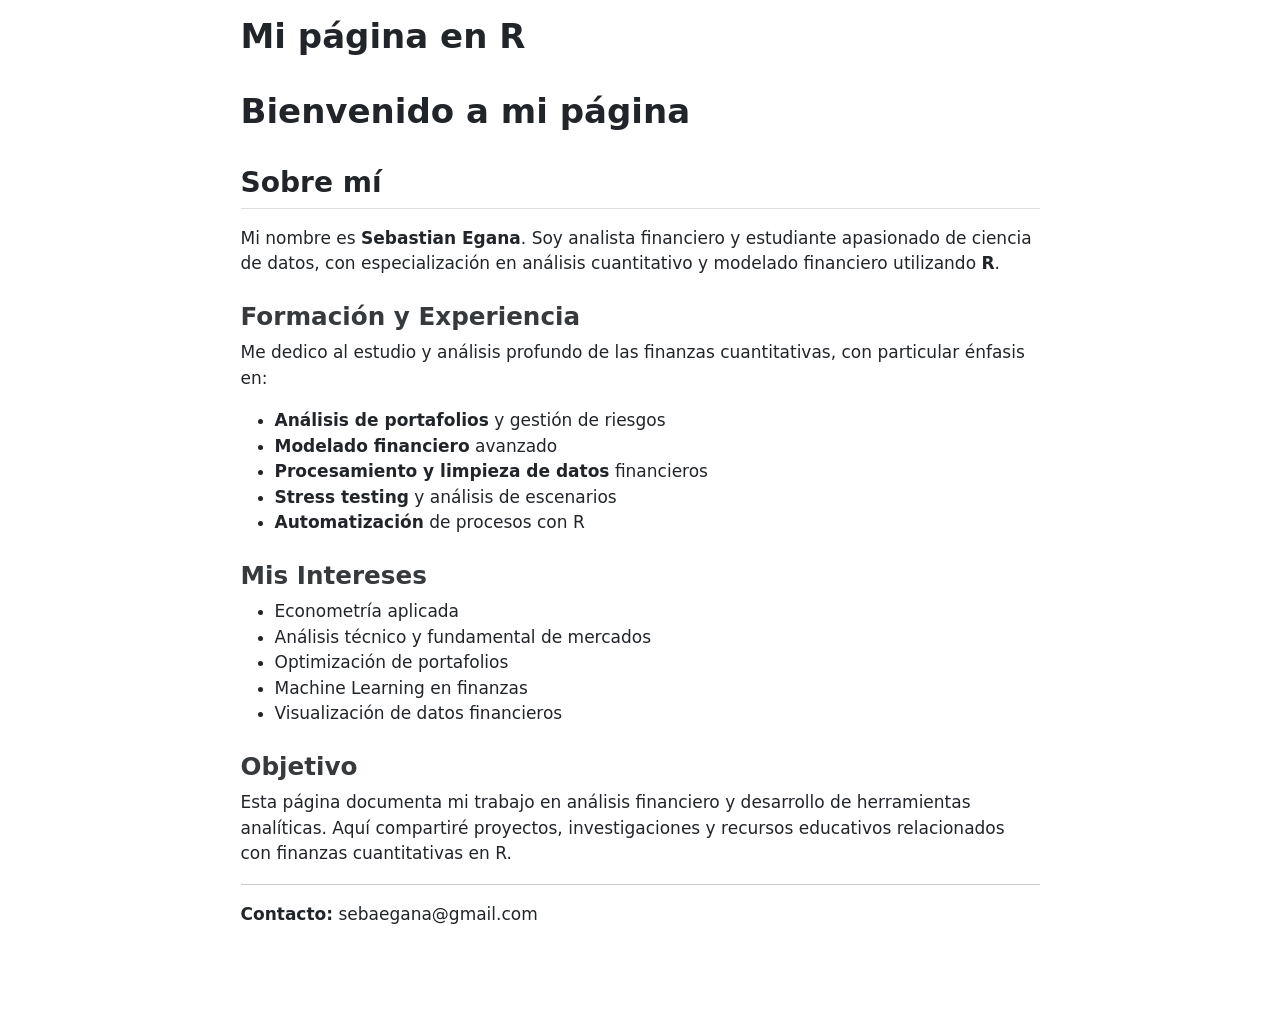
<file: pagina-web/index.html>
<!DOCTYPE html>
<html xmlns="http://www.w3.org/1999/xhtml" lang="en" xml:lang="en"><head>

<meta charset="utf-8">
<meta name="generator" content="quarto-1.9.38">

<meta name="viewport" content="width=device-width, initial-scale=1.0, user-scalable=yes">


<title>Mi página en R</title>
<style>
/* Default styles provided by pandoc.
** See https://pandoc.org/MANUAL.html#variables-for-html for config info.
*/
code{white-space: pre-wrap;}
span.smallcaps{font-variant: small-caps;}
div.columns{display: flex; gap: min(4vw, 1.5em);}
div.column{flex: auto; overflow-x: auto;}
div.hanging-indent{margin-left: 1.5em; text-indent: -1.5em;}
ul.task-list{list-style: none;}
ul.task-list li input[type="checkbox"] {
  width: 0.8em;
  margin: 0 0.8em 0.2em -1em; /* quarto-specific, see https://github.com/quarto-dev/quarto-cli/issues/4556 */ 
  vertical-align: middle;
}
</style>


<script src="index_files/libs/clipboard/clipboard.min.js"></script>
<script src="index_files/libs/quarto-html/quarto.js" type="module"></script>
<script src="index_files/libs/quarto-html/tabsets/tabsets.js" type="module"></script>
<script src="index_files/libs/quarto-html/popper.min.js"></script>
<script src="index_files/libs/quarto-html/tippy.umd.min.js"></script>
<script src="index_files/libs/quarto-html/anchor.min.js"></script>
<link href="index_files/libs/quarto-html/tippy.css" rel="stylesheet">
<link href="index_files/libs/quarto-html/quarto-syntax-highlighting-15634bcf2e68342d4ad2dfa704d543f6.css" rel="stylesheet" id="quarto-text-highlighting-styles">
<script src="index_files/libs/bootstrap/bootstrap.min.js"></script>
<link href="index_files/libs/bootstrap/bootstrap-icons.css" rel="stylesheet">
<link href="index_files/libs/bootstrap/bootstrap-efbb37e9afcc02144ebbc7afd12a776f.min.css" rel="stylesheet" append-hash="true" id="quarto-bootstrap" data-mode="light">


</head>

<body class="fullcontent quarto-light">

<div id="quarto-content" class="page-columns page-rows-contents page-layout-article">

<main class="content" id="quarto-document-content">

<header id="title-block-header" class="quarto-title-block default">
<div class="quarto-title">
<h1 class="title">Mi página en R</h1>
</div>



<div class="quarto-title-meta">

    
  
    
  </div>
  


</header>


<section id="bienvenido-a-mi-página" class="level1">
<h1>Bienvenido a mi página</h1>
<section id="sobre-mí" class="level2">
<h2 class="anchored" data-anchor-id="sobre-mí">Sobre mí</h2>
<p>Mi nombre es <strong>Sebastian Egana</strong>. Soy analista financiero y estudiante apasionado de ciencia de datos, con especialización en análisis cuantitativo y modelado financiero utilizando <strong>R</strong>.</p>
<section id="formación-y-experiencia" class="level3">
<h3 class="anchored" data-anchor-id="formación-y-experiencia">Formación y Experiencia</h3>
<p>Me dedico al estudio y análisis profundo de las finanzas cuantitativas, con particular énfasis en:</p>
<ul>
<li><strong>Análisis de portafolios</strong> y gestión de riesgos</li>
<li><strong>Modelado financiero</strong> avanzado</li>
<li><strong>Procesamiento y limpieza de datos</strong> financieros</li>
<li><strong>Stress testing</strong> y análisis de escenarios</li>
<li><strong>Automatización</strong> de procesos con R</li>
</ul>
</section>
<section id="mis-intereses" class="level3">
<h3 class="anchored" data-anchor-id="mis-intereses">Mis Intereses</h3>
<ul>
<li>Econometría aplicada</li>
<li>Análisis técnico y fundamental de mercados</li>
<li>Optimización de portafolios</li>
<li>Machine Learning en finanzas</li>
<li>Visualización de datos financieros</li>
</ul>
</section>
<section id="objetivo" class="level3">
<h3 class="anchored" data-anchor-id="objetivo">Objetivo</h3>
<p>Esta página documenta mi trabajo en análisis financiero y desarrollo de herramientas analíticas. Aquí compartiré proyectos, investigaciones y recursos educativos relacionados con finanzas cuantitativas en R.</p>
<hr>
<p><strong>Contacto:</strong> sebaegana@gmail.com</p>
</section>
</section>
</section>

</main>
<!-- /main column -->
<script id="quarto-html-after-body" type="application/javascript">
  window.document.addEventListener("DOMContentLoaded", function (event) {
    const icon = "";
    const anchorJS = new window.AnchorJS();
    anchorJS.options = {
      placement: 'right',
      icon: icon
    };
    anchorJS.add('.anchored');
    const isCodeAnnotation = (el) => {
      for (const clz of el.classList) {
        if (clz.startsWith('code-annotation-')) {                     
          return true;
        }
      }
      return false;
    }
    const onCopySuccess = function(e) {
      // button target
      const button = e.trigger;
      // don't keep focus
      button.blur();
      // flash "checked"
      button.classList.add('code-copy-button-checked');
      var currentTitle = button.getAttribute("title");
      button.setAttribute("title", "Copied!");
      let tooltip;
      if (window.bootstrap) {
        button.setAttribute("data-bs-toggle", "tooltip");
        button.setAttribute("data-bs-placement", "left");
        button.setAttribute("data-bs-title", "Copied!");
        tooltip = new bootstrap.Tooltip(button, 
          { trigger: "manual", 
            customClass: "code-copy-button-tooltip",
            offset: [0, -8]});
        tooltip.show();    
      }
      setTimeout(function() {
        if (tooltip) {
          tooltip.hide();
          button.removeAttribute("data-bs-title");
          button.removeAttribute("data-bs-toggle");
          button.removeAttribute("data-bs-placement");
        }
        button.setAttribute("title", currentTitle);
        button.classList.remove('code-copy-button-checked');
      }, 1000);
      // clear code selection
      e.clearSelection();
    }
    const getTextToCopy = function(trigger) {
      const outerScaffold = trigger.parentElement.cloneNode(true);
      const codeEl = outerScaffold.querySelector('code');
      for (const childEl of codeEl.children) {
        if (isCodeAnnotation(childEl)) {
          childEl.remove();
        }
      }
      return codeEl.innerText;
    }
    const clipboard = new window.ClipboardJS('.code-copy-button:not([data-in-quarto-modal])', {
      text: getTextToCopy
    });
    clipboard.on('success', onCopySuccess);
    if (window.document.getElementById('quarto-embedded-source-code-modal')) {
      const clipboardModal = new window.ClipboardJS('.code-copy-button[data-in-quarto-modal]', {
        text: getTextToCopy,
        container: window.document.getElementById('quarto-embedded-source-code-modal')
      });
      clipboardModal.on('success', onCopySuccess);
    }
      var localhostRegex = new RegExp(/^(?:http|https):\/\/localhost\:?[0-9]*\//);
      var mailtoRegex = new RegExp(/^mailto:/);
        var filterRegex = new RegExp('/' + window.location.host + '/');
      var isInternal = (href) => {
          return filterRegex.test(href) || localhostRegex.test(href) || mailtoRegex.test(href);
      }
      // Inspect non-navigation links and adorn them if external
     var links = window.document.querySelectorAll('a[href]:not(.nav-link):not(.navbar-brand):not(.toc-action):not(.sidebar-link):not(.sidebar-item-toggle):not(.pagination-link):not(.no-external):not([aria-hidden]):not(.dropdown-item):not(.quarto-navigation-tool):not(.about-link)');
      for (var i=0; i<links.length; i++) {
        const link = links[i];
        if (!isInternal(link.href)) {
          // undo the damage that might have been done by quarto-nav.js in the case of
          // links that we want to consider external
          if (link.dataset.originalHref !== undefined) {
            link.href = link.dataset.originalHref;
          }
        }
      }
    function tippyHover(el, contentFn, onTriggerFn, onUntriggerFn) {
      const config = {
        allowHTML: true,
        maxWidth: 500,
        delay: 100,
        arrow: false,
        appendTo: function(el) {
            return el.parentElement;
        },
        interactive: true,
        interactiveBorder: 10,
        theme: 'quarto',
        placement: 'bottom-start',
      };
      if (contentFn) {
        config.content = contentFn;
      }
      if (onTriggerFn) {
        config.onTrigger = onTriggerFn;
      }
      if (onUntriggerFn) {
        config.onUntrigger = onUntriggerFn;
      }
      window.tippy(el, config); 
    }
    const noterefs = window.document.querySelectorAll('a[role="doc-noteref"]');
    for (var i=0; i<noterefs.length; i++) {
      const ref = noterefs[i];
      tippyHover(ref, function() {
        // use id or data attribute instead here
        let href = ref.getAttribute('data-footnote-href') || ref.getAttribute('href');
        try { href = new URL(href).hash; } catch {}
        const id = href.replace(/^#\/?/, "");
        const note = window.document.getElementById(id);
        if (note) {
          return note.innerHTML;
        } else {
          return "";
        }
      });
    }
    const xrefs = window.document.querySelectorAll('a.quarto-xref');
    const processXRef = (id, note) => {
      // Strip column container classes
      const stripColumnClz = (el) => {
        el.classList.remove("page-full", "page-columns");
        if (el.children) {
          for (const child of el.children) {
            stripColumnClz(child);
          }
        }
      }
      stripColumnClz(note)
      if (id === null || id.startsWith('sec-')) {
        // Special case sections, only their first couple elements
        const container = document.createElement("div");
        if (note.children && note.children.length > 2) {
          container.appendChild(note.children[0].cloneNode(true));
          for (let i = 1; i < note.children.length; i++) {
            const child = note.children[i];
            if (child.tagName === "P" && child.innerText === "") {
              continue;
            } else {
              container.appendChild(child.cloneNode(true));
              break;
            }
          }
          if (window.Quarto?.typesetMath) {
            window.Quarto.typesetMath(container);
          }
          return container.innerHTML
        } else {
          if (window.Quarto?.typesetMath) {
            window.Quarto.typesetMath(note);
          }
          return note.innerHTML;
        }
      } else {
        // Remove any anchor links if they are present
        const anchorLink = note.querySelector('a.anchorjs-link');
        if (anchorLink) {
          anchorLink.remove();
        }
        if (window.Quarto?.typesetMath) {
          window.Quarto.typesetMath(note);
        }
        if (note.classList.contains("callout")) {
          return note.outerHTML;
        } else {
          return note.innerHTML;
        }
      }
    }
    for (var i=0; i<xrefs.length; i++) {
      const xref = xrefs[i];
      tippyHover(xref, undefined, function(instance) {
        instance.disable();
        let url = xref.getAttribute('href');
        let hash = undefined; 
        if (url.startsWith('#')) {
          hash = url;
        } else {
          try { hash = new URL(url).hash; } catch {}
        }
        if (hash) {
          const id = hash.replace(/^#\/?/, "");
          const note = window.document.getElementById(id);
          if (note !== null) {
            try {
              const html = processXRef(id, note.cloneNode(true));
              instance.setContent(html);
            } finally {
              instance.enable();
              instance.show();
            }
          } else {
            // See if we can fetch this
            fetch(url.split('#')[0])
            .then(res => res.text())
            .then(html => {
              const parser = new DOMParser();
              const htmlDoc = parser.parseFromString(html, "text/html");
              const note = htmlDoc.getElementById(id);
              if (note !== null) {
                const html = processXRef(id, note);
                instance.setContent(html);
              } 
            }).finally(() => {
              instance.enable();
              instance.show();
            });
          }
        } else {
          // See if we can fetch a full url (with no hash to target)
          // This is a special case and we should probably do some content thinning / targeting
          fetch(url)
          .then(res => res.text())
          .then(html => {
            const parser = new DOMParser();
            const htmlDoc = parser.parseFromString(html, "text/html");
            const note = htmlDoc.querySelector('main.content');
            if (note !== null) {
              // This should only happen for chapter cross references
              // (since there is no id in the URL)
              // remove the first header
              if (note.children.length > 0 && note.children[0].tagName === "HEADER") {
                note.children[0].remove();
              }
              const html = processXRef(null, note);
              instance.setContent(html);
            } 
          }).finally(() => {
            instance.enable();
            instance.show();
          });
        }
      }, function(instance) {
      });
    }
        let selectedAnnoteEl;
        const selectorForAnnotation = ( cell, annotation) => {
          let cellAttr = 'data-code-cell="' + cell + '"';
          let lineAttr = 'data-code-annotation="' +  annotation + '"';
          const selector = 'span[' + cellAttr + '][' + lineAttr + ']';
          return selector;
        }
        const selectCodeLines = (annoteEl) => {
          const doc = window.document;
          const targetCell = annoteEl.getAttribute("data-target-cell");
          const targetAnnotation = annoteEl.getAttribute("data-target-annotation");
          const annoteSpan = window.document.querySelector(selectorForAnnotation(targetCell, targetAnnotation));
          const lines = annoteSpan.getAttribute("data-code-lines").split(",");
          const lineIds = lines.map((line) => {
            return targetCell + "-" + line;
          })
          let top = null;
          let height = null;
          let parent = null;
          if (lineIds.length > 0) {
              //compute the position of the single el (top and bottom and make a div)
              const el = window.document.getElementById(lineIds[0]);
              top = el.offsetTop;
              height = el.offsetHeight;
              parent = el.parentElement.parentElement;
            if (lineIds.length > 1) {
              const lastEl = window.document.getElementById(lineIds[lineIds.length - 1]);
              const bottom = lastEl.offsetTop + lastEl.offsetHeight;
              height = bottom - top;
            }
            if (top !== null && height !== null && parent !== null) {
              // cook up a div (if necessary) and position it 
              let div = window.document.getElementById("code-annotation-line-highlight");
              if (div === null) {
                div = window.document.createElement("div");
                div.setAttribute("id", "code-annotation-line-highlight");
                div.style.position = 'absolute';
                parent.appendChild(div);
              }
              div.style.top = top - 2 + "px";
              div.style.height = height + 4 + "px";
              div.style.left = 0;
              let gutterDiv = window.document.getElementById("code-annotation-line-highlight-gutter");
              if (gutterDiv === null) {
                gutterDiv = window.document.createElement("div");
                gutterDiv.setAttribute("id", "code-annotation-line-highlight-gutter");
                gutterDiv.style.position = 'absolute';
                const codeCell = window.document.getElementById(targetCell);
                const gutter = codeCell.querySelector('.code-annotation-gutter');
                gutter.appendChild(gutterDiv);
              }
              gutterDiv.style.top = top - 2 + "px";
              gutterDiv.style.height = height + 4 + "px";
            }
            selectedAnnoteEl = annoteEl;
          }
        };
        const unselectCodeLines = () => {
          const elementsIds = ["code-annotation-line-highlight", "code-annotation-line-highlight-gutter"];
          elementsIds.forEach((elId) => {
            const div = window.document.getElementById(elId);
            if (div) {
              div.remove();
            }
          });
          selectedAnnoteEl = undefined;
        };
          // Handle positioning of the toggle
      window.addEventListener(
        "resize",
        throttle(() => {
          elRect = undefined;
          if (selectedAnnoteEl) {
            selectCodeLines(selectedAnnoteEl);
          }
        }, 10)
      );
      function throttle(fn, ms) {
      let throttle = false;
      let timer;
        return (...args) => {
          if(!throttle) { // first call gets through
              fn.apply(this, args);
              throttle = true;
          } else { // all the others get throttled
              if(timer) clearTimeout(timer); // cancel #2
              timer = setTimeout(() => {
                fn.apply(this, args);
                timer = throttle = false;
              }, ms);
          }
        };
      }
        // Attach click handler to the DT
        const annoteDls = window.document.querySelectorAll('dt[data-target-cell]');
        for (const annoteDlNode of annoteDls) {
          annoteDlNode.addEventListener('click', (event) => {
            const clickedEl = event.target;
            if (clickedEl !== selectedAnnoteEl) {
              unselectCodeLines();
              const activeEl = window.document.querySelector('dt[data-target-cell].code-annotation-active');
              if (activeEl) {
                activeEl.classList.remove('code-annotation-active');
              }
              selectCodeLines(clickedEl);
              clickedEl.classList.add('code-annotation-active');
            } else {
              // Unselect the line
              unselectCodeLines();
              clickedEl.classList.remove('code-annotation-active');
            }
          });
        }
    const findCites = (el) => {
      const parentEl = el.parentElement;
      if (parentEl) {
        const cites = parentEl.dataset.cites;
        if (cites) {
          return {
            el,
            cites: cites.split(' ')
          };
        } else {
          return findCites(el.parentElement)
        }
      } else {
        return undefined;
      }
    };
    var bibliorefs = window.document.querySelectorAll('a[role="doc-biblioref"]');
    for (var i=0; i<bibliorefs.length; i++) {
      const ref = bibliorefs[i];
      const citeInfo = findCites(ref);
      if (citeInfo) {
        tippyHover(citeInfo.el, function() {
          var popup = window.document.createElement('div');
          citeInfo.cites.forEach(function(cite) {
            var citeDiv = window.document.createElement('div');
            citeDiv.classList.add('hanging-indent');
            citeDiv.classList.add('csl-entry');
            var biblioDiv = window.document.getElementById('ref-' + cite);
            if (biblioDiv) {
              citeDiv.innerHTML = biblioDiv.innerHTML;
            }
            popup.appendChild(citeDiv);
          });
          return popup.innerHTML;
        });
      }
    }
  });
  </script>
</div> <!-- /content -->




</body></html>
</file>
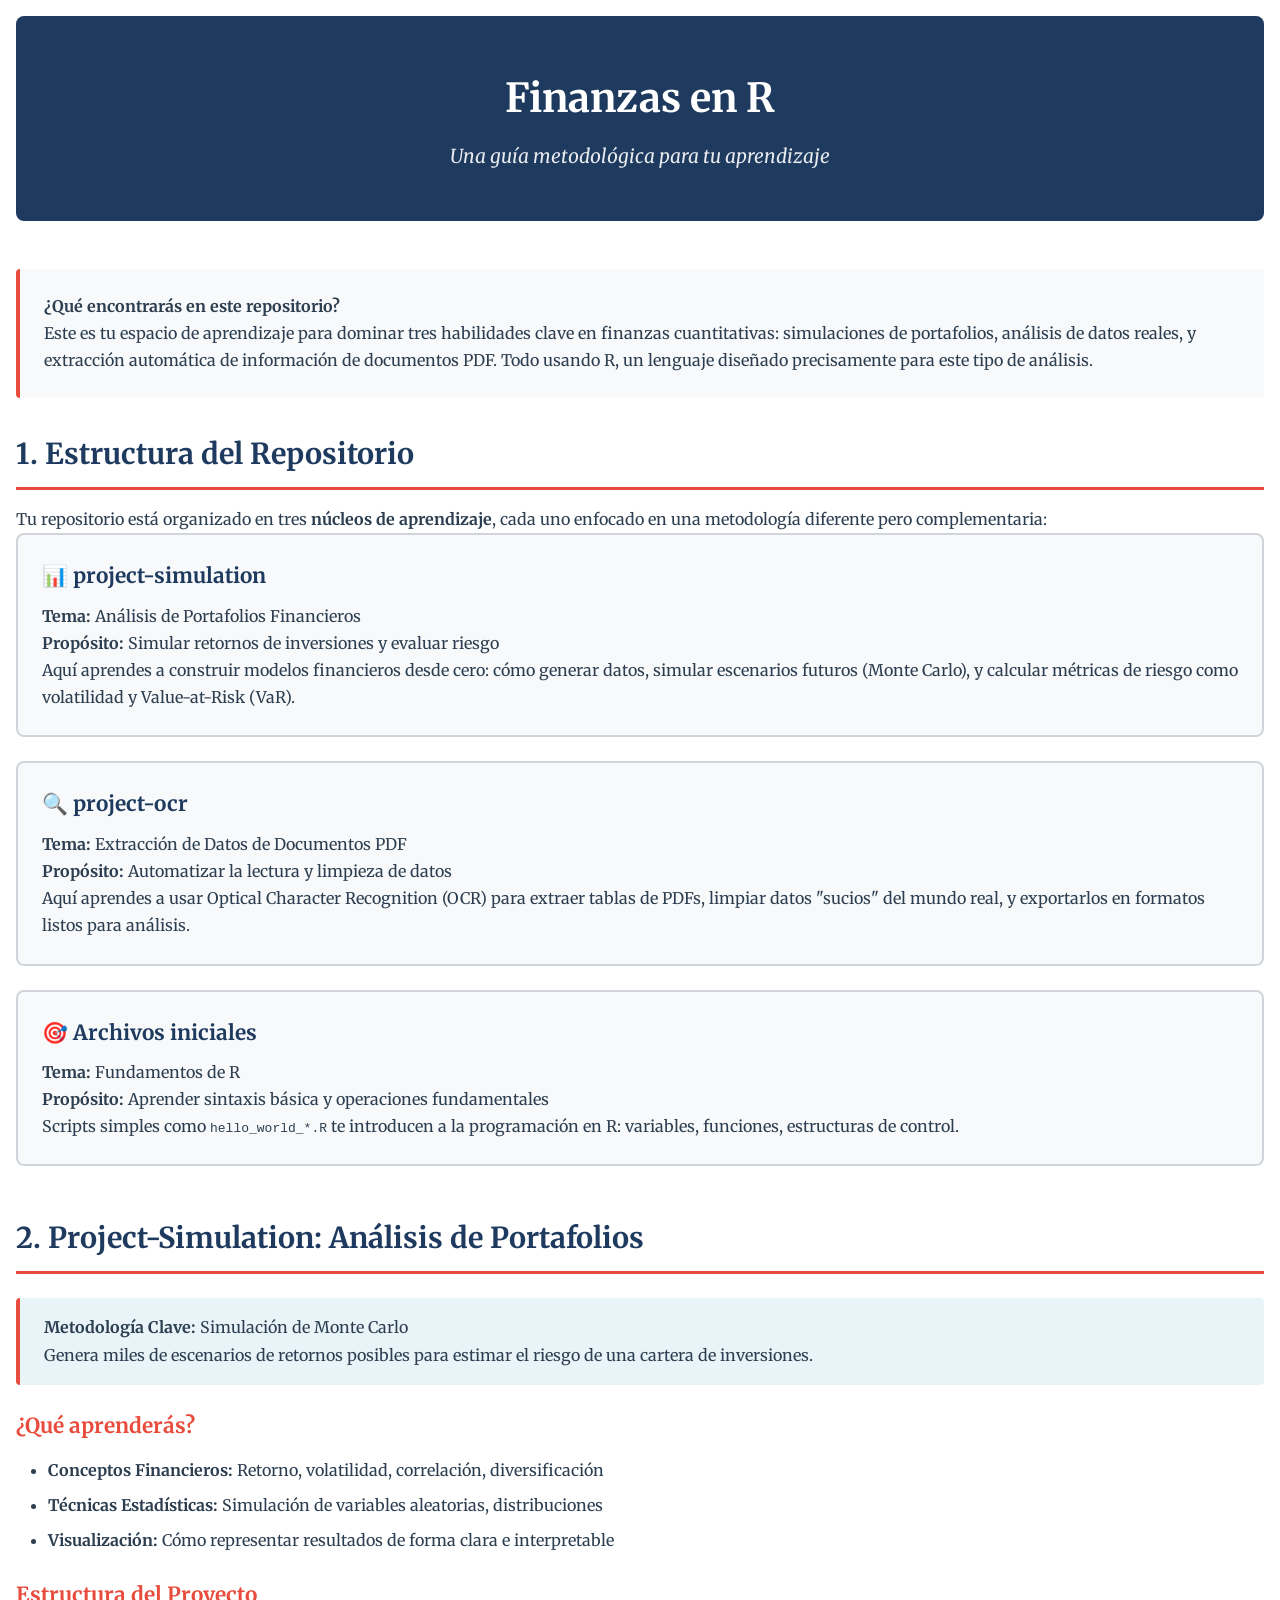
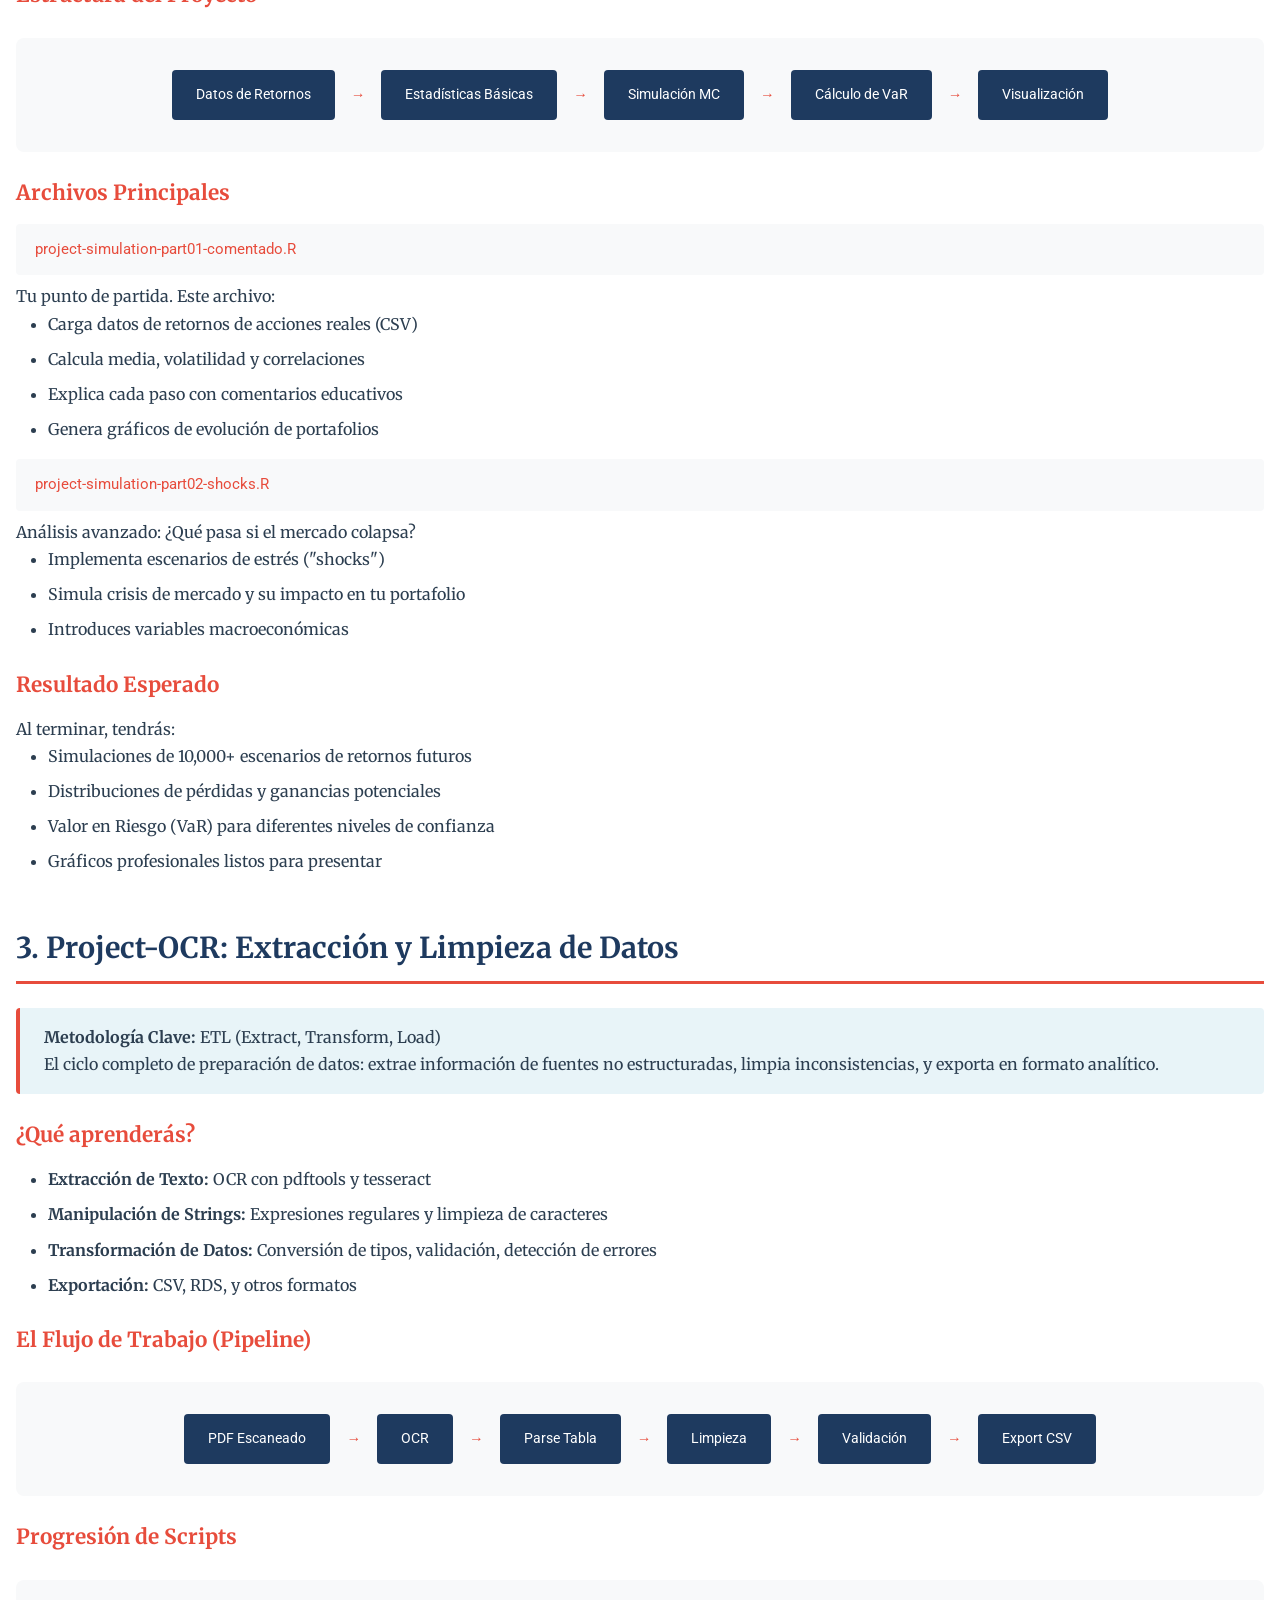
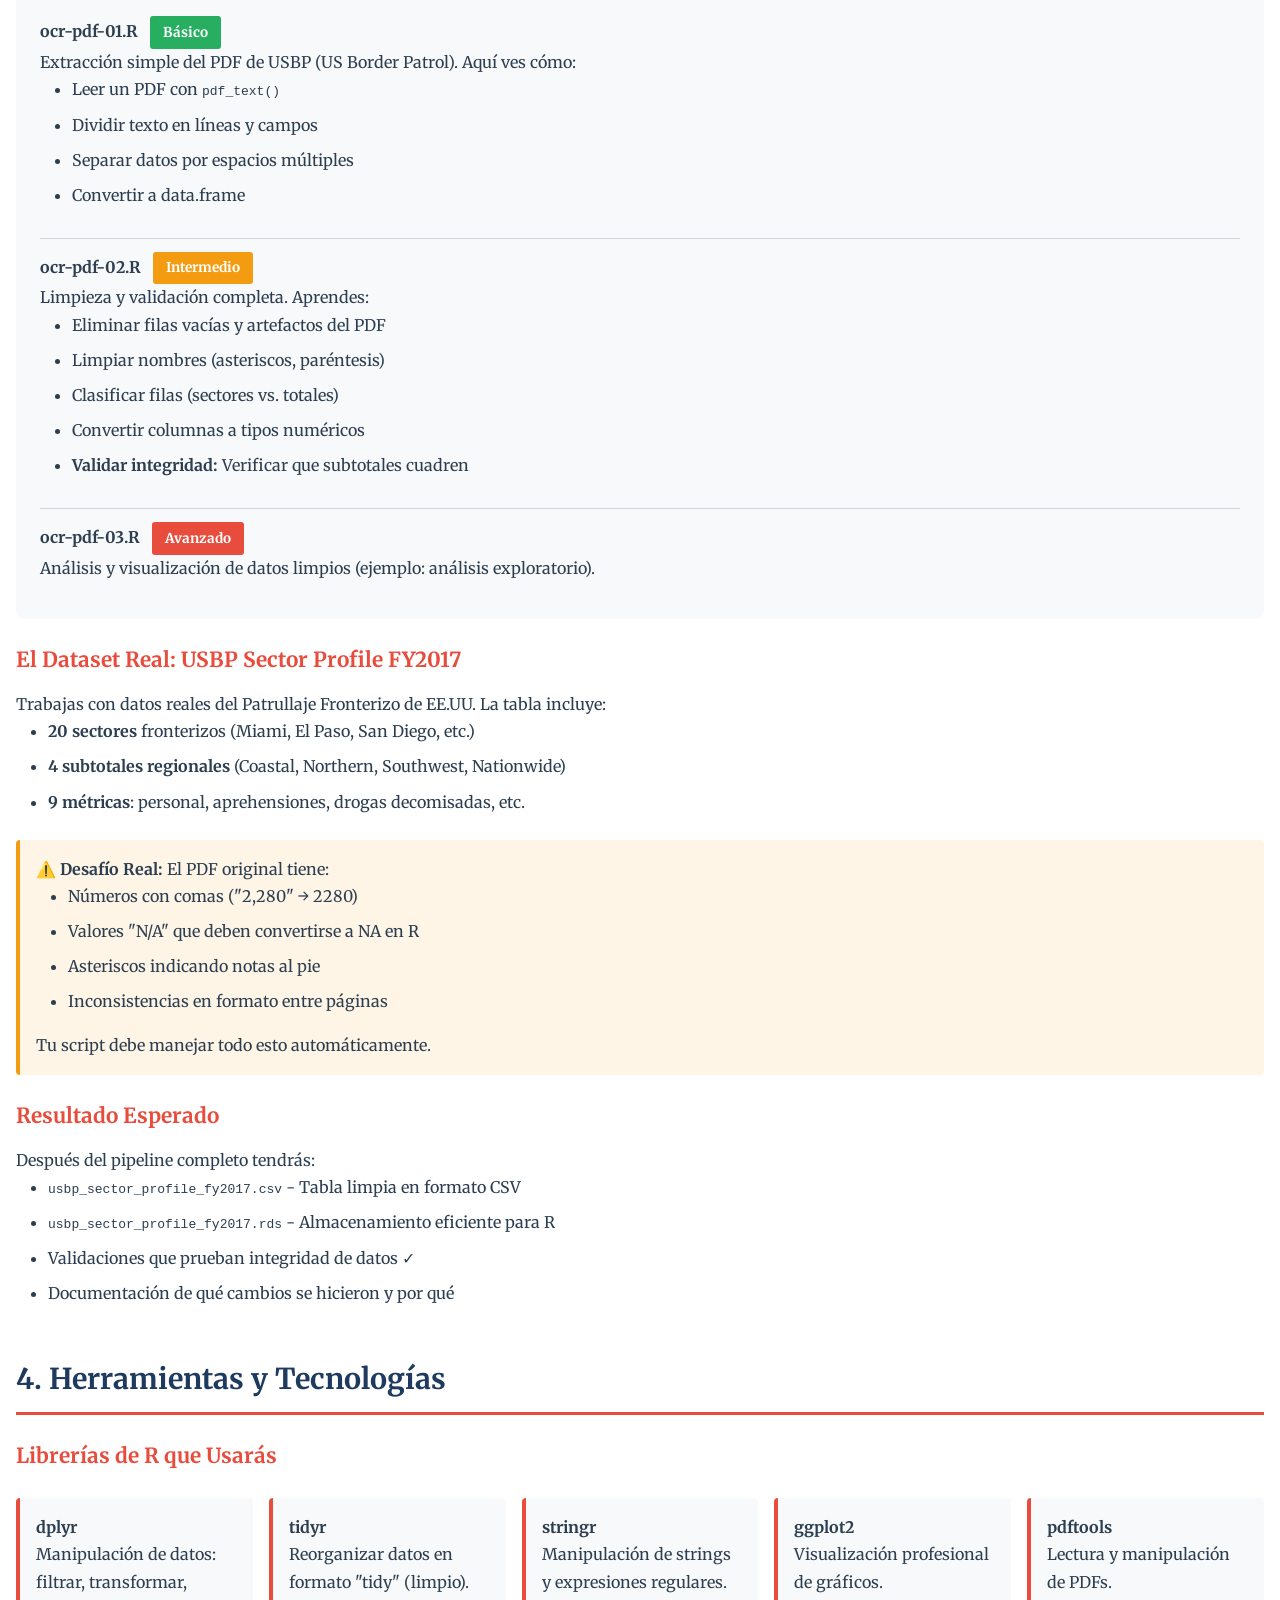
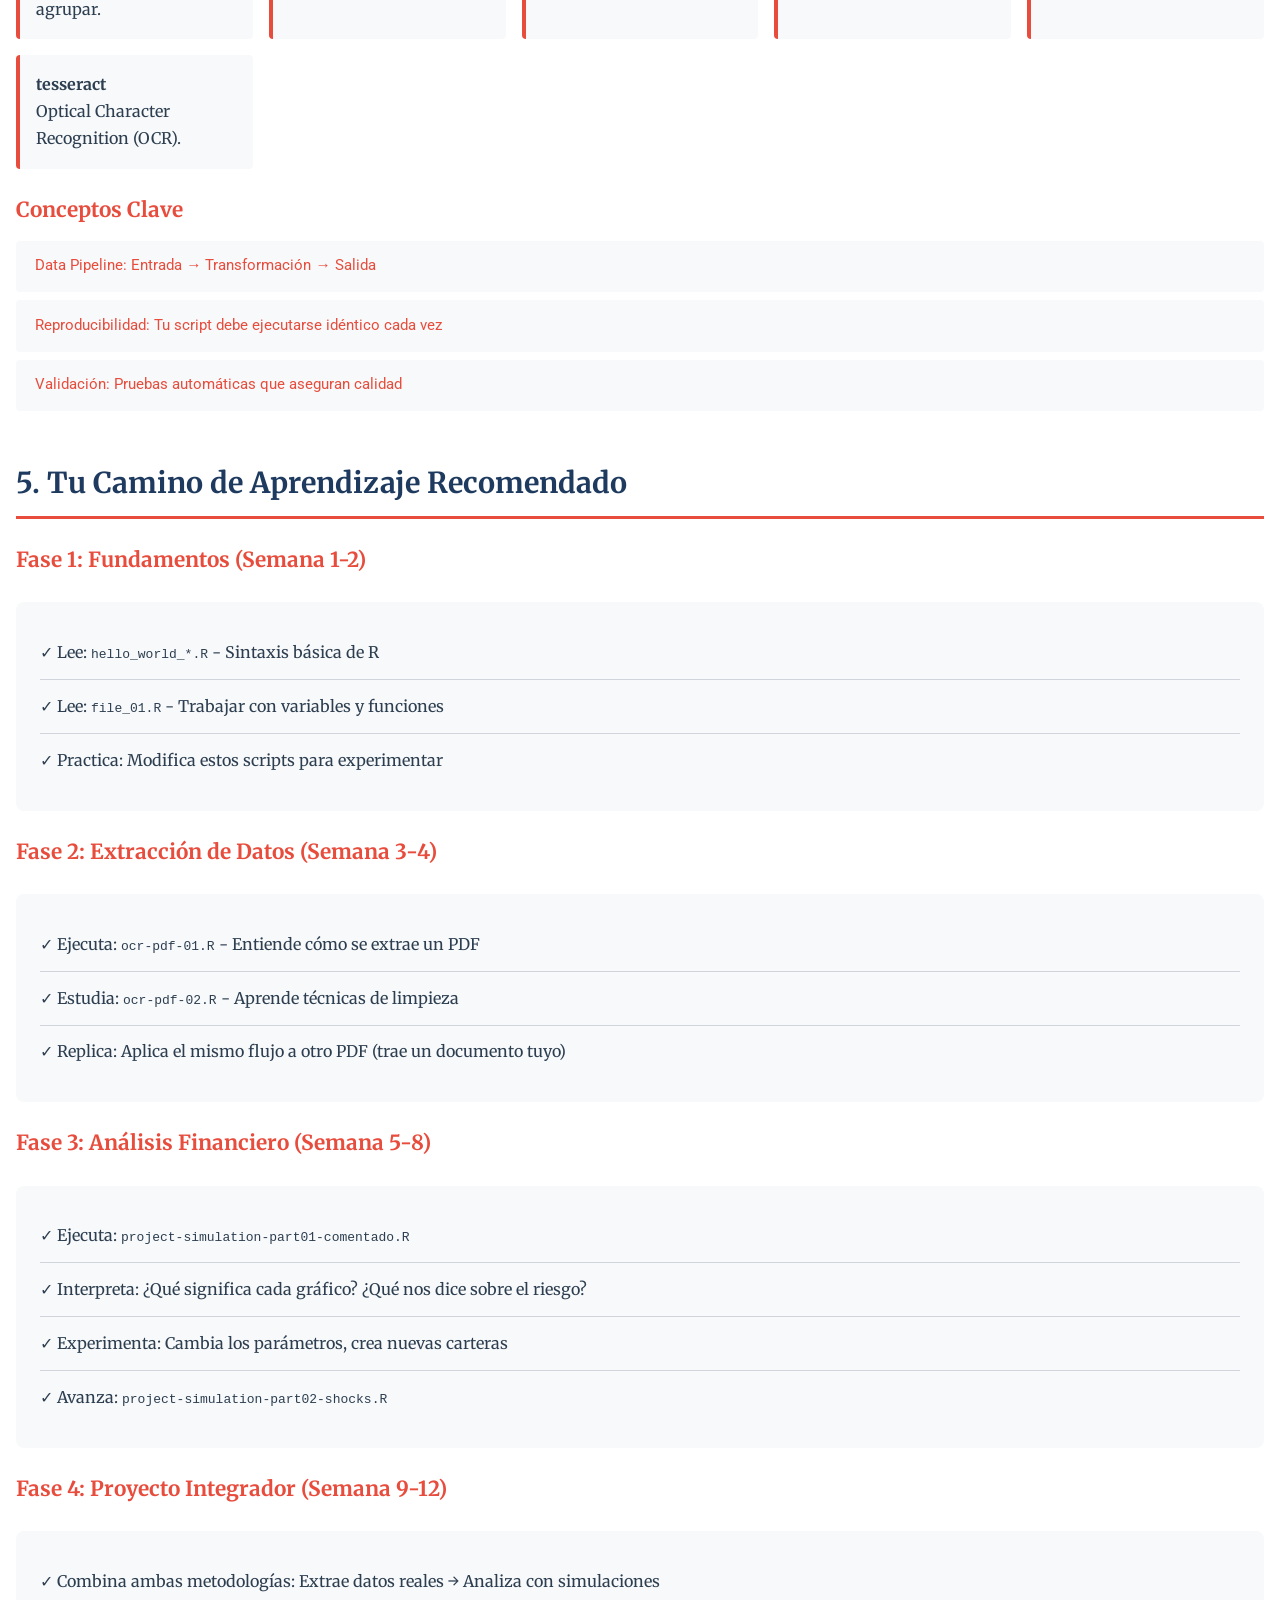
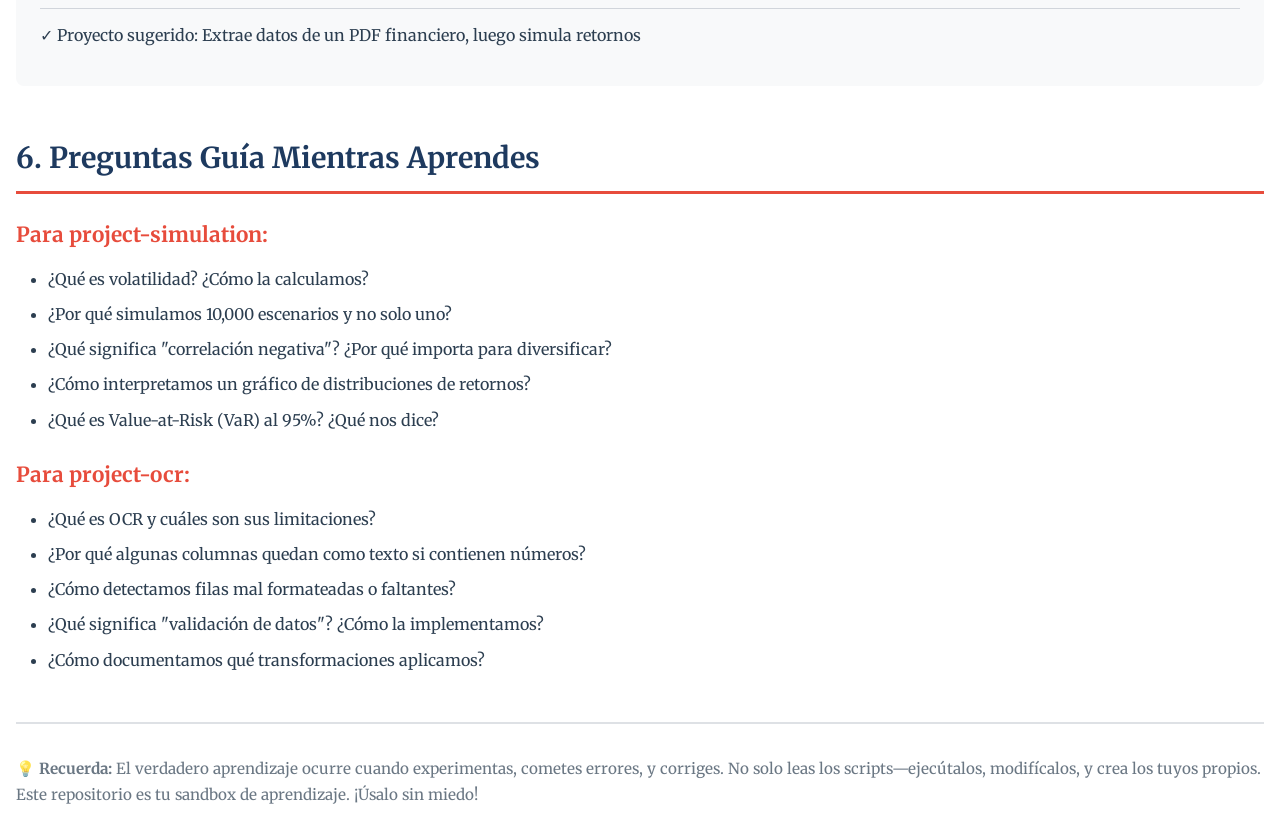
<file: GUIA.html>
<!DOCTYPE html>
<html lang="es">
<head>
    <meta charset="UTF-8">
    <meta name="viewport" content="width=device-width, initial-scale=1.0">
    <title>Guía del Repositorio: Finanzas en R</title>
    <link rel="stylesheet" href="https://fonts.googleapis.com/css2?family=Merriweather:wght@400;700&family=Roboto:wght@400;700&display=swap">
    <style>
        :root {
            --primary: #1e3a5f;
            --accent: #e74c3c;
            --text: #2c3e50;
            --light-bg: #f8f9fa;
            --border: #d1d5db;
            --success: #27ae60;
            --warning: #f39c12;
        }

        @media (prefers-color-scheme: dark) {
            :root:not([data-theme="light"]) {
                --primary: #3d5a80;
                --accent: #ff6b6b;
                --text: #ecf0f1;
                --light-bg: #1a1a1a;
                --border: #444;
                color-scheme: dark;
            }
        }

        :root[data-theme="dark"] {
            --primary: #3d5a80;
            --accent: #ff6b6b;
            --text: #ecf0f1;
            --light-bg: #1a1a1a;
            --border: #444;
            color-scheme: dark;
        }

        * {
            margin: 0;
            padding: 0;
            box-sizing: border-box;
        }

        body {
            font-family: "Merriweather", serif;
            line-height: 1.7;
            color: var(--text);
            background: white;
            padding: 16px;
        }

        @media (prefers-color-scheme: dark) {
            body { background: var(--light-bg); }
        }

        header {
            background: var(--primary);
            color: white;
            padding: 3rem 2rem;
            border-radius: 8px;
            margin-bottom: 3rem;
            text-align: center;
        }

        h1 {
            font-size: 2.5rem;
            margin-bottom: 0.5rem;
            font-weight: 700;
        }

        .subtitle {
            font-size: 1.2rem;
            opacity: 0.9;
            font-style: italic;
        }

        .intro-box {
            background: var(--light-bg);
            border-left: 4px solid var(--accent);
            padding: 1.5rem;
            margin-bottom: 2rem;
            border-radius: 4px;
        }

        section {
            margin-bottom: 3rem;
        }

        h2 {
            font-size: 1.8rem;
            color: var(--primary);
            margin-bottom: 1rem;
            border-bottom: 3px solid var(--accent);
            padding-bottom: 0.5rem;
        }

        h3 {
            font-size: 1.3rem;
            color: var(--accent);
            margin-top: 1.5rem;
            margin-bottom: 0.8rem;
        }

        .project-card {
            background: var(--light-bg);
            border: 2px solid var(--border);
            border-radius: 8px;
            padding: 1.5rem;
            margin-bottom: 1.5rem;
            transition: transform 0.2s;
        }

        .project-card:hover {
            transform: translateY(-2px);
            border-color: var(--accent);
        }

        .project-title {
            font-size: 1.3rem;
            color: var(--primary);
            font-weight: 700;
            margin-bottom: 0.5rem;
        }

        .methodology {
            background: #e8f4f8;
            border-left: 4px solid var(--accent);
            padding: 1rem 1.5rem;
            margin: 1.5rem 0;
            border-radius: 4px;
        }

        @media (prefers-color-scheme: dark) {
            .methodology { background: rgba(60, 90, 128, 0.3); }
        }

        .code-concept {
            background: var(--light-bg);
            font-family: "Roboto", sans-serif;
            padding: 0.8rem 1.2rem;
            margin: 0.5rem 0;
            border-radius: 4px;
            font-size: 0.95rem;
            color: var(--accent);
        }

        ul, ol {
            margin-left: 2rem;
            margin-bottom: 1rem;
        }

        li {
            margin-bottom: 0.5rem;
        }

        .tech-stack {
            display: grid;
            grid-template-columns: repeat(auto-fit, minmax(200px, 1fr));
            gap: 1rem;
            margin: 1.5rem 0;
        }

        .tech-item {
            background: var(--light-bg);
            padding: 1rem;
            border-radius: 4px;
            border-left: 4px solid var(--accent);
        }

        .flow-diagram {
            background: var(--light-bg);
            padding: 1.5rem;
            border-radius: 8px;
            margin: 1.5rem 0;
            text-align: center;
            font-family: "Roboto", monospace;
            font-size: 0.9rem;
        }

        .step {
            display: inline-block;
            background: var(--primary);
            color: white;
            padding: 0.8rem 1.5rem;
            border-radius: 4px;
            margin: 0.5rem;
        }

        .arrow {
            color: var(--accent);
            font-weight: bold;
            margin: 0 0.5rem;
        }

        .warning {
            background: rgba(243, 156, 18, 0.1);
            border-left: 4px solid var(--warning);
            padding: 1rem;
            border-radius: 4px;
            margin: 1.5rem 0;
        }

        footer {
            border-top: 2px solid var(--border);
            padding-top: 2rem;
            margin-top: 3rem;
            font-size: 0.95rem;
            opacity: 0.7;
        }

        .learning-path {
            background: var(--light-bg);
            padding: 1.5rem;
            border-radius: 8px;
            margin: 1.5rem 0;
        }

        .path-item {
            padding: 0.8rem 0;
            border-bottom: 1px solid var(--border);
        }

        .path-item:last-child {
            border-bottom: none;
        }

        .difficulty {
            display: inline-block;
            padding: 0.3rem 0.8rem;
            border-radius: 3px;
            font-size: 0.85rem;
            font-weight: 700;
            margin-left: 0.5rem;
        }

        .beginner { background: var(--success); color: white; }
        .intermediate { background: var(--warning); color: white; }
        .advanced { background: var(--accent); color: white; }

        max-width: 900px;
        margin: 0 auto;
    </style>
</head>
<body>
    <header>
        <h1>Finanzas en R</h1>
        <p class="subtitle">Una guía metodológica para tu aprendizaje</p>
    </header>

    <div class="intro-box">
        <p><strong>¿Qué encontrarás en este repositorio?</strong></p>
        <p>Este es tu espacio de aprendizaje para dominar tres habilidades clave en finanzas cuantitativas:
        simulaciones de portafolios, análisis de datos reales, y extracción automática de información de documentos PDF.
        Todo usando R, un lenguaje diseñado precisamente para este tipo de análisis.</p>
    </div>

    <!-- SECCIÓN 1: ESTRUCTURA GENERAL -->
    <section>
        <h2>1. Estructura del Repositorio</h2>
        <p>Tu repositorio está organizado en tres <strong>núcleos de aprendizaje</strong>, cada uno enfocado en
        una metodología diferente pero complementaria:</p>

        <div class="project-card">
            <div class="project-title">📊 project-simulation</div>
            <p><strong>Tema:</strong> Análisis de Portafolios Financieros</p>
            <p><strong>Propósito:</strong> Simular retornos de inversiones y evaluar riesgo</p>
            <p>Aquí aprendes a construir modelos financieros desde cero: cómo generar datos,
            simular escenarios futuros (Monte Carlo), y calcular métricas de riesgo como volatilidad y
            Value-at-Risk (VaR).</p>
        </div>

        <div class="project-card">
            <div class="project-title">🔍 project-ocr</div>
            <p><strong>Tema:</strong> Extracción de Datos de Documentos PDF</p>
            <p><strong>Propósito:</strong> Automatizar la lectura y limpieza de datos</p>
            <p>Aquí aprendes a usar Optical Character Recognition (OCR) para extraer tablas de PDFs,
            limpiar datos "sucios" del mundo real, y exportarlos en formatos listos para análisis.</p>
        </div>

        <div class="project-card">
            <div class="project-title">🎯 Archivos iniciales</div>
            <p><strong>Tema:</strong> Fundamentos de R</p>
            <p><strong>Propósito:</strong> Aprender sintaxis básica y operaciones fundamentales</p>
            <p>Scripts simples como <code>hello_world_*.R</code> te introducen a la programación en R:
            variables, funciones, estructuras de control.</p>
        </div>
    </section>

    <!-- SECCIÓN 2: PROJECT SIMULATION -->
    <section>
        <h2>2. Project-Simulation: Análisis de Portafolios</h2>

        <div class="methodology">
            <strong>Metodología Clave:</strong> Simulación de Monte Carlo
            <p>Genera miles de escenarios de retornos posibles para estimar el riesgo de una cartera de inversiones.</p>
        </div>

        <h3>¿Qué aprenderás?</h3>
        <ul>
            <li><strong>Conceptos Financieros:</strong> Retorno, volatilidad, correlación, diversificación</li>
            <li><strong>Técnicas Estadísticas:</strong> Simulación de variables aleatorias, distribuciones</li>
            <li><strong>Visualización:</strong> Cómo representar resultados de forma clara e interpretable</li>
        </ul>

        <h3>Estructura del Proyecto</h3>
        <div class="flow-diagram">
            <div class="step">Datos de Retornos</div>
            <span class="arrow">→</span>
            <div class="step">Estadísticas Básicas</div>
            <span class="arrow">→</span>
            <div class="step">Simulación MC</div>
            <span class="arrow">→</span>
            <div class="step">Cálculo de VaR</div>
            <span class="arrow">→</span>
            <div class="step">Visualización</div>
        </div>

        <h3>Archivos Principales</h3>
        <div class="code-concept">project-simulation-part01-comentado.R</div>
        <p>Tu punto de partida. Este archivo:</p>
        <ul>
            <li>Carga datos de retornos de acciones reales (CSV)</li>
            <li>Calcula media, volatilidad y correlaciones</li>
            <li>Explica cada paso con comentarios educativos</li>
            <li>Genera gráficos de evolución de portafolios</li>
        </ul>

        <div class="code-concept">project-simulation-part02-shocks.R</div>
        <p>Análisis avanzado: ¿Qué pasa si el mercado colapsa?</p>
        <ul>
            <li>Implementa escenarios de estrés ("shocks")</li>
            <li>Simula crisis de mercado y su impacto en tu portafolio</li>
            <li>Introduces variables macroeconómicas</li>
        </ul>

        <h3>Resultado Esperado</h3>
        <p>Al terminar, tendrás:</p>
        <ul>
            <li>Simulaciones de 10,000+ escenarios de retornos futuros</li>
            <li>Distribuciones de pérdidas y ganancias potenciales</li>
            <li>Valor en Riesgo (VaR) para diferentes niveles de confianza</li>
            <li>Gráficos profesionales listos para presentar</li>
        </ul>
    </section>

    <!-- SECCIÓN 3: PROJECT OCR -->
    <section>
        <h2>3. Project-OCR: Extracción y Limpieza de Datos</h2>

        <div class="methodology">
            <strong>Metodología Clave:</strong> ETL (Extract, Transform, Load)
            <p>El ciclo completo de preparación de datos: extrae información de fuentes no estructuradas,
            limpia inconsistencias, y exporta en formato analítico.</p>
        </div>

        <h3>¿Qué aprenderás?</h3>
        <ul>
            <li><strong>Extracción de Texto:</strong> OCR con pdftools y tesseract</li>
            <li><strong>Manipulación de Strings:</strong> Expresiones regulares y limpieza de caracteres</li>
            <li><strong>Transformación de Datos:</strong> Conversión de tipos, validación, detección de errores</li>
            <li><strong>Exportación:</strong> CSV, RDS, y otros formatos</li>
        </ul>

        <h3>El Flujo de Trabajo (Pipeline)</h3>
        <div class="flow-diagram">
            <div class="step">PDF Escaneado</div>
            <span class="arrow">→</span>
            <div class="step">OCR</div>
            <span class="arrow">→</span>
            <div class="step">Parse Tabla</div>
            <span class="arrow">→</span>
            <div class="step">Limpieza</div>
            <span class="arrow">→</span>
            <div class="step">Validación</div>
            <span class="arrow">→</span>
            <div class="step">Export CSV</div>
        </div>

        <h3>Progresión de Scripts</h3>

        <div class="learning-path">
            <div class="path-item">
                <strong>ocr-pdf-01.R</strong> <span class="difficulty beginner">Básico</span>
                <p>Extracción simple del PDF de USBP (US Border Patrol). Aquí ves cómo:</p>
                <ul>
                    <li>Leer un PDF con <code>pdf_text()</code></li>
                    <li>Dividir texto en líneas y campos</li>
                    <li>Separar datos por espacios múltiples</li>
                    <li>Convertir a data.frame</li>
                </ul>
            </div>

            <div class="path-item">
                <strong>ocr-pdf-02.R</strong> <span class="difficulty intermediate">Intermedio</span>
                <p>Limpieza y validación completa. Aprendes:</p>
                <ul>
                    <li>Eliminar filas vacías y artefactos del PDF</li>
                    <li>Limpiar nombres (asteriscos, paréntesis)</li>
                    <li>Clasificar filas (sectores vs. totales)</li>
                    <li>Convertir columnas a tipos numéricos</li>
                    <li><strong>Validar integridad:</strong> Verificar que subtotales cuadren</li>
                </ul>
            </div>

            <div class="path-item">
                <strong>ocr-pdf-03.R</strong> <span class="difficulty advanced">Avanzado</span>
                <p>Análisis y visualización de datos limpios (ejemplo: análisis exploratorio).</p>
            </div>
        </div>

        <h3>El Dataset Real: USBP Sector Profile FY2017</h3>
        <p>Trabajas con datos reales del Patrullaje Fronterizo de EE.UU. La tabla incluye:</p>
        <ul>
            <li><strong>20 sectores</strong> fronterizos (Miami, El Paso, San Diego, etc.)</li>
            <li><strong>4 subtotales regionales</strong> (Coastal, Northern, Southwest, Nationwide)</li>
            <li><strong>9 métricas</strong>: personal, aprehensiones, drogas decomisadas, etc.</li>
        </ul>

        <div class="warning">
            <strong>⚠️ Desafío Real:</strong> El PDF original tiene:
            <ul>
                <li>Números con comas ("2,280" → 2280)</li>
                <li>Valores "N/A" que deben convertirse a NA en R</li>
                <li>Asteriscos indicando notas al pie</li>
                <li>Inconsistencias en formato entre páginas</li>
            </ul>
            Tu script debe manejar todo esto automáticamente.
        </div>

        <h3>Resultado Esperado</h3>
        <p>Después del pipeline completo tendrás:</p>
        <ul>
            <li><code>usbp_sector_profile_fy2017.csv</code> - Tabla limpia en formato CSV</li>
            <li><code>usbp_sector_profile_fy2017.rds</code> - Almacenamiento eficiente para R</li>
            <li>Validaciones que prueban integridad de datos ✓</li>
            <li>Documentación de qué cambios se hicieron y por qué</li>
        </ul>
    </section>

    <!-- SECCIÓN 4: TECNOLOGÍAS -->
    <section>
        <h2>4. Herramientas y Tecnologías</h2>

        <h3>Librerías de R que Usarás</h3>
        <div class="tech-stack">
            <div class="tech-item">
                <strong>dplyr</strong>
                <p>Manipulación de datos: filtrar, transformar, agrupar.</p>
            </div>
            <div class="tech-item">
                <strong>tidyr</strong>
                <p>Reorganizar datos en formato "tidy" (limpio).</p>
            </div>
            <div class="tech-item">
                <strong>stringr</strong>
                <p>Manipulación de strings y expresiones regulares.</p>
            </div>
            <div class="tech-item">
                <strong>ggplot2</strong>
                <p>Visualización profesional de gráficos.</p>
            </div>
            <div class="tech-item">
                <strong>pdftools</strong>
                <p>Lectura y manipulación de PDFs.</p>
            </div>
            <div class="tech-item">
                <strong>tesseract</strong>
                <p>Optical Character Recognition (OCR).</p>
            </div>
        </div>

        <h3>Conceptos Clave</h3>
        <div class="code-concept">Data Pipeline: Entrada → Transformación → Salida</div>
        <div class="code-concept">Reproducibilidad: Tu script debe ejecutarse idéntico cada vez</div>
        <div class="code-concept">Validación: Pruebas automáticas que aseguran calidad</div>
    </section>

    <!-- SECCIÓN 5: CAMINO DE APRENDIZAJE RECOMENDADO -->
    <section>
        <h2>5. Tu Camino de Aprendizaje Recomendado</h2>

        <h3>Fase 1: Fundamentos (Semana 1-2)</h3>
        <div class="learning-path">
            <div class="path-item">
                ✓ Lee: <code>hello_world_*.R</code> - Sintaxis básica de R
            </div>
            <div class="path-item">
                ✓ Lee: <code>file_01.R</code> - Trabajar con variables y funciones
            </div>
            <div class="path-item">
                ✓ Practica: Modifica estos scripts para experimentar
            </div>
        </div>

        <h3>Fase 2: Extracción de Datos (Semana 3-4)</h3>
        <div class="learning-path">
            <div class="path-item">
                ✓ Ejecuta: <code>ocr-pdf-01.R</code> - Entiende cómo se extrae un PDF
            </div>
            <div class="path-item">
                ✓ Estudia: <code>ocr-pdf-02.R</code> - Aprende técnicas de limpieza
            </div>
            <div class="path-item">
                ✓ Replica: Aplica el mismo flujo a otro PDF (trae un documento tuyo)
            </div>
        </div>

        <h3>Fase 3: Análisis Financiero (Semana 5-8)</h3>
        <div class="learning-path">
            <div class="path-item">
                ✓ Ejecuta: <code>project-simulation-part01-comentado.R</code>
            </div>
            <div class="path-item">
                ✓ Interpreta: ¿Qué significa cada gráfico? ¿Qué nos dice sobre el riesgo?
            </div>
            <div class="path-item">
                ✓ Experimenta: Cambia los parámetros, crea nuevas carteras
            </div>
            <div class="path-item">
                ✓ Avanza: <code>project-simulation-part02-shocks.R</code>
            </div>
        </div>

        <h3>Fase 4: Proyecto Integrador (Semana 9-12)</h3>
        <div class="learning-path">
            <div class="path-item">
                ✓ Combina ambas metodologías: Extrae datos reales → Analiza con simulaciones
            </div>
            <div class="path-item">
                ✓ Proyecto sugerido: Extrae datos de un PDF financiero, luego simula retornos
            </div>
        </div>
    </section>

    <!-- SECCIÓN 6: PREGUNTAS GUÍA -->
    <section>
        <h2>6. Preguntas Guía Mientras Aprendes</h2>

        <h3>Para project-simulation:</h3>
        <ul>
            <li>¿Qué es volatilidad? ¿Cómo la calculamos?</li>
            <li>¿Por qué simulamos 10,000 escenarios y no solo uno?</li>
            <li>¿Qué significa "correlación negativa"? ¿Por qué importa para diversificar?</li>
            <li>¿Cómo interpretamos un gráfico de distribuciones de retornos?</li>
            <li>¿Qué es Value-at-Risk (VaR) al 95%? ¿Qué nos dice?</li>
        </ul>

        <h3>Para project-ocr:</h3>
        <ul>
            <li>¿Qué es OCR y cuáles son sus limitaciones?</li>
            <li>¿Por qué algunas columnas quedan como texto si contienen números?</li>
            <li>¿Cómo detectamos filas mal formateadas o faltantes?</li>
            <li>¿Qué significa "validación de datos"? ¿Cómo la implementamos?</li>
            <li>¿Cómo documentamos qué transformaciones aplicamos?</li>
        </ul>
    </section>

    <footer>
        <p>💡 <strong>Recuerda:</strong> El verdadero aprendizaje ocurre cuando experimentas, cometes errores,
        y corriges. No solo leas los scripts—ejecútalos, modifícalos, y crea los tuyos propios.</p>
        <p>Este repositorio es tu sandbox de aprendizaje. ¡Úsalo sin miedo!</p>
    </footer>
</body>
</html>
</file>
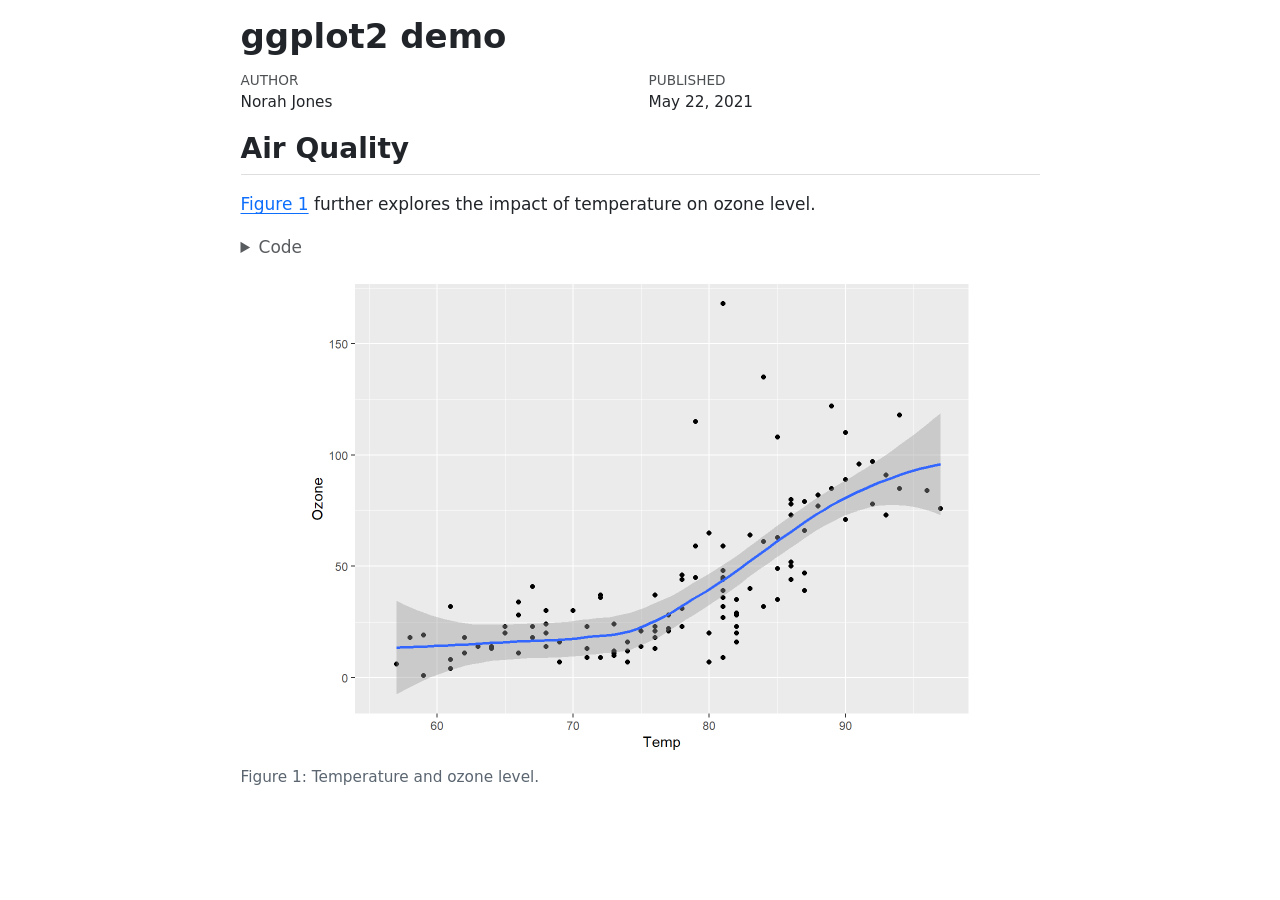
<file: my-r-project-simulation/example.html>
<!DOCTYPE html>
<html xmlns="http://www.w3.org/1999/xhtml" lang="en" xml:lang="en"><head>

<meta charset="utf-8">
<meta name="generator" content="quarto-1.9.38">

<meta name="viewport" content="width=device-width, initial-scale=1.0, user-scalable=yes">

<meta name="author" content="Norah Jones">
<meta name="dcterms.date" content="2021-05-22">

<title>ggplot2 demo</title>
<style>
/* Default styles provided by pandoc.
** See https://pandoc.org/MANUAL.html#variables-for-html for config info.
*/
code{white-space: pre-wrap;}
span.smallcaps{font-variant: small-caps;}
div.columns{display: flex; gap: min(4vw, 1.5em);}
div.column{flex: auto; overflow-x: auto;}
div.hanging-indent{margin-left: 1.5em; text-indent: -1.5em;}
ul.task-list{list-style: none;}
ul.task-list li input[type="checkbox"] {
  width: 0.8em;
  margin: 0 0.8em 0.2em -1em; /* quarto-specific, see https://github.com/quarto-dev/quarto-cli/issues/4556 */ 
  vertical-align: middle;
}
/* CSS for syntax highlighting */
html { -webkit-text-size-adjust: 100%; }
pre > code.sourceCode { white-space: pre; position: relative; }
pre > code.sourceCode > span { display: inline-block; line-height: 1.25; }
pre > code.sourceCode > span:empty { height: 1.2em; }
.sourceCode { overflow: visible; }
code.sourceCode > span { color: inherit; text-decoration: inherit; }
div.sourceCode { margin: 1em 0; }
pre.sourceCode { margin: 0; }
@media screen {
div.sourceCode { overflow: auto; }
}
@media print {
pre > code.sourceCode { white-space: pre-wrap; }
pre > code.sourceCode > span { text-indent: -5em; padding-left: 5em; }
}
pre.numberSource code
  { counter-reset: source-line 0; }
pre.numberSource code > span
  { position: relative; left: -4em; counter-increment: source-line; }
pre.numberSource code > span > a:first-child::before
  { content: counter(source-line);
    position: relative; left: -1em; text-align: right; vertical-align: baseline;
    border: none; display: inline-block;
    -webkit-touch-callout: none; -webkit-user-select: none;
    -khtml-user-select: none; -moz-user-select: none;
    -ms-user-select: none; user-select: none;
    padding: 0 4px; width: 4em;
  }
pre.numberSource { margin-left: 3em;  padding-left: 4px; }
div.sourceCode
  {   }
@media screen {
pre > code.sourceCode > span > a:first-child::before { text-decoration: underline; }
}
</style>


<script src="example_files/libs/clipboard/clipboard.min.js"></script>
<script src="example_files/libs/quarto-html/quarto.js" type="module"></script>
<script src="example_files/libs/quarto-html/tabsets/tabsets.js" type="module"></script>
<script src="example_files/libs/quarto-html/popper.min.js"></script>
<script src="example_files/libs/quarto-html/tippy.umd.min.js"></script>
<script src="example_files/libs/quarto-html/anchor.min.js"></script>
<link href="example_files/libs/quarto-html/tippy.css" rel="stylesheet">
<link href="example_files/libs/quarto-html/quarto-syntax-highlighting-15634bcf2e68342d4ad2dfa704d543f6.css" rel="stylesheet" id="quarto-text-highlighting-styles">
<script src="example_files/libs/bootstrap/bootstrap.min.js"></script>
<link href="example_files/libs/bootstrap/bootstrap-icons.css" rel="stylesheet">
<link href="example_files/libs/bootstrap/bootstrap-efbb37e9afcc02144ebbc7afd12a776f.min.css" rel="stylesheet" append-hash="true" id="quarto-bootstrap" data-mode="light">


</head>

<body class="fullcontent quarto-light">

<div id="quarto-content" class="page-columns page-rows-contents page-layout-article">

<main class="content" id="quarto-document-content">

<header id="title-block-header" class="quarto-title-block default">
<div class="quarto-title">
<h1 class="title">ggplot2 demo</h1>
</div>



<div class="quarto-title-meta">

    <div>
    <div class="quarto-title-meta-heading">Author</div>
    <div class="quarto-title-meta-contents">
             <p>Norah Jones </p>
          </div>
  </div>
    
    <div>
    <div class="quarto-title-meta-heading">Published</div>
    <div class="quarto-title-meta-contents">
      <p class="date">May 22, 2021</p>
    </div>
  </div>
  
    
  </div>
  


</header>


<section id="air-quality" class="level2">
<h2 class="anchored" data-anchor-id="air-quality">Air Quality</h2>
<p><a href="#fig-airquality" class="quarto-xref">Figure&nbsp;1</a> further explores the impact of temperature on ozone level.</p>
<div class="cell">
<details class="code-fold">
<summary>Code</summary>
<div class="code-copy-outer-scaffold"><div class="sourceCode cell-code" id="cb1"><pre class="sourceCode r code-with-copy"><code class="sourceCode r"><span id="cb1-1"><a href="#cb1-1" aria-hidden="true" tabindex="-1"></a><span class="fu">library</span>(ggplot2)</span>
<span id="cb1-2"><a href="#cb1-2" aria-hidden="true" tabindex="-1"></a></span>
<span id="cb1-3"><a href="#cb1-3" aria-hidden="true" tabindex="-1"></a><span class="fu">ggplot</span>(airquality, <span class="fu">aes</span>(Temp, Ozone)) <span class="sc">+</span> </span>
<span id="cb1-4"><a href="#cb1-4" aria-hidden="true" tabindex="-1"></a>  <span class="fu">geom_point</span>() <span class="sc">+</span> </span>
<span id="cb1-5"><a href="#cb1-5" aria-hidden="true" tabindex="-1"></a>  <span class="fu">geom_smooth</span>(<span class="at">method =</span> <span class="st">"loess"</span>)</span></code></pre></div><button title="Copy to Clipboard" class="code-copy-button"><i class="bi"></i></button></div>
</details>
<div class="cell-output-display">
<div id="fig-airquality" class="quarto-float quarto-figure quarto-figure-center anchored">
<figure class="quarto-float quarto-float-fig figure">
<div aria-describedby="fig-airquality-caption-0ceaefa1-69ba-4598-a22c-09a6ac19f8ca">
<img src="example_files/figure-html/fig-airquality-1.png" class="img-fluid figure-img" width="672">
</div>
<figcaption class="quarto-float-caption-bottom quarto-float-caption quarto-float-fig" id="fig-airquality-caption-0ceaefa1-69ba-4598-a22c-09a6ac19f8ca">
Figure&nbsp;1: Temperature and ozone level.
</figcaption>
</figure>
</div>
</div>
</div>
</section>

</main>
<!-- /main column -->
<script id="quarto-html-after-body" type="application/javascript">
  window.document.addEventListener("DOMContentLoaded", function (event) {
    const icon = "";
    const anchorJS = new window.AnchorJS();
    anchorJS.options = {
      placement: 'right',
      icon: icon
    };
    anchorJS.add('.anchored');
    const isCodeAnnotation = (el) => {
      for (const clz of el.classList) {
        if (clz.startsWith('code-annotation-')) {                     
          return true;
        }
      }
      return false;
    }
    const onCopySuccess = function(e) {
      // button target
      const button = e.trigger;
      // don't keep focus
      button.blur();
      // flash "checked"
      button.classList.add('code-copy-button-checked');
      var currentTitle = button.getAttribute("title");
      button.setAttribute("title", "Copied!");
      let tooltip;
      if (window.bootstrap) {
        button.setAttribute("data-bs-toggle", "tooltip");
        button.setAttribute("data-bs-placement", "left");
        button.setAttribute("data-bs-title", "Copied!");
        tooltip = new bootstrap.Tooltip(button, 
          { trigger: "manual", 
            customClass: "code-copy-button-tooltip",
            offset: [0, -8]});
        tooltip.show();    
      }
      setTimeout(function() {
        if (tooltip) {
          tooltip.hide();
          button.removeAttribute("data-bs-title");
          button.removeAttribute("data-bs-toggle");
          button.removeAttribute("data-bs-placement");
        }
        button.setAttribute("title", currentTitle);
        button.classList.remove('code-copy-button-checked');
      }, 1000);
      // clear code selection
      e.clearSelection();
    }
    const getTextToCopy = function(trigger) {
      const outerScaffold = trigger.parentElement.cloneNode(true);
      const codeEl = outerScaffold.querySelector('code');
      for (const childEl of codeEl.children) {
        if (isCodeAnnotation(childEl)) {
          childEl.remove();
        }
      }
      return codeEl.innerText;
    }
    const clipboard = new window.ClipboardJS('.code-copy-button:not([data-in-quarto-modal])', {
      text: getTextToCopy
    });
    clipboard.on('success', onCopySuccess);
    if (window.document.getElementById('quarto-embedded-source-code-modal')) {
      const clipboardModal = new window.ClipboardJS('.code-copy-button[data-in-quarto-modal]', {
        text: getTextToCopy,
        container: window.document.getElementById('quarto-embedded-source-code-modal')
      });
      clipboardModal.on('success', onCopySuccess);
    }
      var localhostRegex = new RegExp(/^(?:http|https):\/\/localhost\:?[0-9]*\//);
      var mailtoRegex = new RegExp(/^mailto:/);
        var filterRegex = new RegExp('/' + window.location.host + '/');
      var isInternal = (href) => {
          return filterRegex.test(href) || localhostRegex.test(href) || mailtoRegex.test(href);
      }
      // Inspect non-navigation links and adorn them if external
     var links = window.document.querySelectorAll('a[href]:not(.nav-link):not(.navbar-brand):not(.toc-action):not(.sidebar-link):not(.sidebar-item-toggle):not(.pagination-link):not(.no-external):not([aria-hidden]):not(.dropdown-item):not(.quarto-navigation-tool):not(.about-link)');
      for (var i=0; i<links.length; i++) {
        const link = links[i];
        if (!isInternal(link.href)) {
          // undo the damage that might have been done by quarto-nav.js in the case of
          // links that we want to consider external
          if (link.dataset.originalHref !== undefined) {
            link.href = link.dataset.originalHref;
          }
        }
      }
    function tippyHover(el, contentFn, onTriggerFn, onUntriggerFn) {
      const config = {
        allowHTML: true,
        maxWidth: 500,
        delay: 100,
        arrow: false,
        appendTo: function(el) {
            return el.parentElement;
        },
        interactive: true,
        interactiveBorder: 10,
        theme: 'quarto',
        placement: 'bottom-start',
      };
      if (contentFn) {
        config.content = contentFn;
      }
      if (onTriggerFn) {
        config.onTrigger = onTriggerFn;
      }
      if (onUntriggerFn) {
        config.onUntrigger = onUntriggerFn;
      }
      window.tippy(el, config); 
    }
    const noterefs = window.document.querySelectorAll('a[role="doc-noteref"]');
    for (var i=0; i<noterefs.length; i++) {
      const ref = noterefs[i];
      tippyHover(ref, function() {
        // use id or data attribute instead here
        let href = ref.getAttribute('data-footnote-href') || ref.getAttribute('href');
        try { href = new URL(href).hash; } catch {}
        const id = href.replace(/^#\/?/, "");
        const note = window.document.getElementById(id);
        if (note) {
          return note.innerHTML;
        } else {
          return "";
        }
      });
    }
    const xrefs = window.document.querySelectorAll('a.quarto-xref');
    const processXRef = (id, note) => {
      // Strip column container classes
      const stripColumnClz = (el) => {
        el.classList.remove("page-full", "page-columns");
        if (el.children) {
          for (const child of el.children) {
            stripColumnClz(child);
          }
        }
      }
      stripColumnClz(note)
      if (id === null || id.startsWith('sec-')) {
        // Special case sections, only their first couple elements
        const container = document.createElement("div");
        if (note.children && note.children.length > 2) {
          container.appendChild(note.children[0].cloneNode(true));
          for (let i = 1; i < note.children.length; i++) {
            const child = note.children[i];
            if (child.tagName === "P" && child.innerText === "") {
              continue;
            } else {
              container.appendChild(child.cloneNode(true));
              break;
            }
          }
          if (window.Quarto?.typesetMath) {
            window.Quarto.typesetMath(container);
          }
          return container.innerHTML
        } else {
          if (window.Quarto?.typesetMath) {
            window.Quarto.typesetMath(note);
          }
          return note.innerHTML;
        }
      } else {
        // Remove any anchor links if they are present
        const anchorLink = note.querySelector('a.anchorjs-link');
        if (anchorLink) {
          anchorLink.remove();
        }
        if (window.Quarto?.typesetMath) {
          window.Quarto.typesetMath(note);
        }
        if (note.classList.contains("callout")) {
          return note.outerHTML;
        } else {
          return note.innerHTML;
        }
      }
    }
    for (var i=0; i<xrefs.length; i++) {
      const xref = xrefs[i];
      tippyHover(xref, undefined, function(instance) {
        instance.disable();
        let url = xref.getAttribute('href');
        let hash = undefined; 
        if (url.startsWith('#')) {
          hash = url;
        } else {
          try { hash = new URL(url).hash; } catch {}
        }
        if (hash) {
          const id = hash.replace(/^#\/?/, "");
          const note = window.document.getElementById(id);
          if (note !== null) {
            try {
              const html = processXRef(id, note.cloneNode(true));
              instance.setContent(html);
            } finally {
              instance.enable();
              instance.show();
            }
          } else {
            // See if we can fetch this
            fetch(url.split('#')[0])
            .then(res => res.text())
            .then(html => {
              const parser = new DOMParser();
              const htmlDoc = parser.parseFromString(html, "text/html");
              const note = htmlDoc.getElementById(id);
              if (note !== null) {
                const html = processXRef(id, note);
                instance.setContent(html);
              } 
            }).finally(() => {
              instance.enable();
              instance.show();
            });
          }
        } else {
          // See if we can fetch a full url (with no hash to target)
          // This is a special case and we should probably do some content thinning / targeting
          fetch(url)
          .then(res => res.text())
          .then(html => {
            const parser = new DOMParser();
            const htmlDoc = parser.parseFromString(html, "text/html");
            const note = htmlDoc.querySelector('main.content');
            if (note !== null) {
              // This should only happen for chapter cross references
              // (since there is no id in the URL)
              // remove the first header
              if (note.children.length > 0 && note.children[0].tagName === "HEADER") {
                note.children[0].remove();
              }
              const html = processXRef(null, note);
              instance.setContent(html);
            } 
          }).finally(() => {
            instance.enable();
            instance.show();
          });
        }
      }, function(instance) {
      });
    }
        let selectedAnnoteEl;
        const selectorForAnnotation = ( cell, annotation) => {
          let cellAttr = 'data-code-cell="' + cell + '"';
          let lineAttr = 'data-code-annotation="' +  annotation + '"';
          const selector = 'span[' + cellAttr + '][' + lineAttr + ']';
          return selector;
        }
        const selectCodeLines = (annoteEl) => {
          const doc = window.document;
          const targetCell = annoteEl.getAttribute("data-target-cell");
          const targetAnnotation = annoteEl.getAttribute("data-target-annotation");
          const annoteSpan = window.document.querySelector(selectorForAnnotation(targetCell, targetAnnotation));
          const lines = annoteSpan.getAttribute("data-code-lines").split(",");
          const lineIds = lines.map((line) => {
            return targetCell + "-" + line;
          })
          let top = null;
          let height = null;
          let parent = null;
          if (lineIds.length > 0) {
              //compute the position of the single el (top and bottom and make a div)
              const el = window.document.getElementById(lineIds[0]);
              top = el.offsetTop;
              height = el.offsetHeight;
              parent = el.parentElement.parentElement;
            if (lineIds.length > 1) {
              const lastEl = window.document.getElementById(lineIds[lineIds.length - 1]);
              const bottom = lastEl.offsetTop + lastEl.offsetHeight;
              height = bottom - top;
            }
            if (top !== null && height !== null && parent !== null) {
              // cook up a div (if necessary) and position it 
              let div = window.document.getElementById("code-annotation-line-highlight");
              if (div === null) {
                div = window.document.createElement("div");
                div.setAttribute("id", "code-annotation-line-highlight");
                div.style.position = 'absolute';
                parent.appendChild(div);
              }
              div.style.top = top - 2 + "px";
              div.style.height = height + 4 + "px";
              div.style.left = 0;
              let gutterDiv = window.document.getElementById("code-annotation-line-highlight-gutter");
              if (gutterDiv === null) {
                gutterDiv = window.document.createElement("div");
                gutterDiv.setAttribute("id", "code-annotation-line-highlight-gutter");
                gutterDiv.style.position = 'absolute';
                const codeCell = window.document.getElementById(targetCell);
                const gutter = codeCell.querySelector('.code-annotation-gutter');
                gutter.appendChild(gutterDiv);
              }
              gutterDiv.style.top = top - 2 + "px";
              gutterDiv.style.height = height + 4 + "px";
            }
            selectedAnnoteEl = annoteEl;
          }
        };
        const unselectCodeLines = () => {
          const elementsIds = ["code-annotation-line-highlight", "code-annotation-line-highlight-gutter"];
          elementsIds.forEach((elId) => {
            const div = window.document.getElementById(elId);
            if (div) {
              div.remove();
            }
          });
          selectedAnnoteEl = undefined;
        };
          // Handle positioning of the toggle
      window.addEventListener(
        "resize",
        throttle(() => {
          elRect = undefined;
          if (selectedAnnoteEl) {
            selectCodeLines(selectedAnnoteEl);
          }
        }, 10)
      );
      function throttle(fn, ms) {
      let throttle = false;
      let timer;
        return (...args) => {
          if(!throttle) { // first call gets through
              fn.apply(this, args);
              throttle = true;
          } else { // all the others get throttled
              if(timer) clearTimeout(timer); // cancel #2
              timer = setTimeout(() => {
                fn.apply(this, args);
                timer = throttle = false;
              }, ms);
          }
        };
      }
        // Attach click handler to the DT
        const annoteDls = window.document.querySelectorAll('dt[data-target-cell]');
        for (const annoteDlNode of annoteDls) {
          annoteDlNode.addEventListener('click', (event) => {
            const clickedEl = event.target;
            if (clickedEl !== selectedAnnoteEl) {
              unselectCodeLines();
              const activeEl = window.document.querySelector('dt[data-target-cell].code-annotation-active');
              if (activeEl) {
                activeEl.classList.remove('code-annotation-active');
              }
              selectCodeLines(clickedEl);
              clickedEl.classList.add('code-annotation-active');
            } else {
              // Unselect the line
              unselectCodeLines();
              clickedEl.classList.remove('code-annotation-active');
            }
          });
        }
    const findCites = (el) => {
      const parentEl = el.parentElement;
      if (parentEl) {
        const cites = parentEl.dataset.cites;
        if (cites) {
          return {
            el,
            cites: cites.split(' ')
          };
        } else {
          return findCites(el.parentElement)
        }
      } else {
        return undefined;
      }
    };
    var bibliorefs = window.document.querySelectorAll('a[role="doc-biblioref"]');
    for (var i=0; i<bibliorefs.length; i++) {
      const ref = bibliorefs[i];
      const citeInfo = findCites(ref);
      if (citeInfo) {
        tippyHover(citeInfo.el, function() {
          var popup = window.document.createElement('div');
          citeInfo.cites.forEach(function(cite) {
            var citeDiv = window.document.createElement('div');
            citeDiv.classList.add('hanging-indent');
            citeDiv.classList.add('csl-entry');
            var biblioDiv = window.document.getElementById('ref-' + cite);
            if (biblioDiv) {
              citeDiv.innerHTML = biblioDiv.innerHTML;
            }
            popup.appendChild(citeDiv);
          });
          return popup.innerHTML;
        });
      }
    }
  });
  </script>
</div> <!-- /content -->




</body></html>
</file>
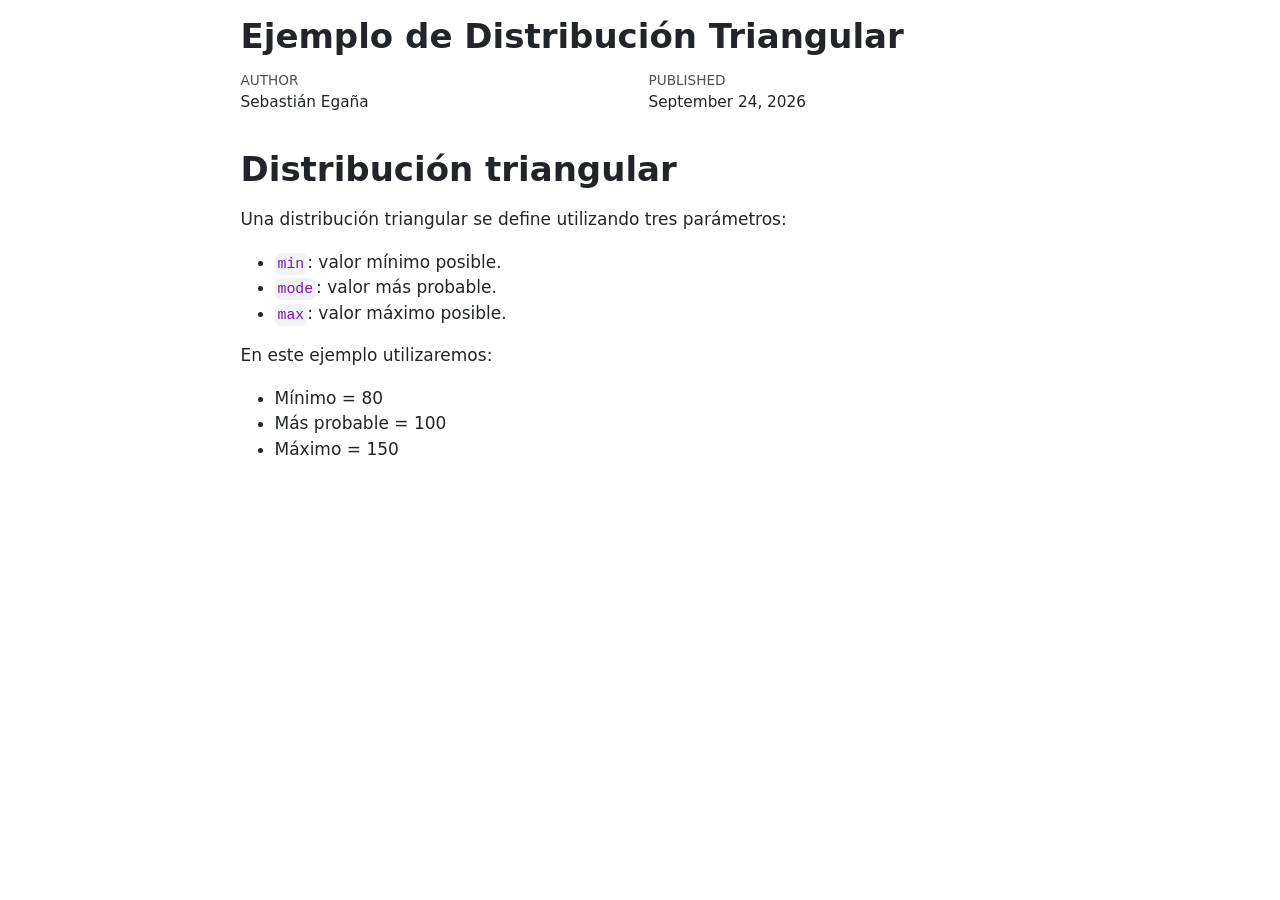
<file: my-r-project-simulation/example_02.html>
<!DOCTYPE html>
<html xmlns="http://www.w3.org/1999/xhtml" lang="en" xml:lang="en"><head>

<meta charset="utf-8">
<meta name="generator" content="quarto-1.9.38">

<meta name="viewport" content="width=device-width, initial-scale=1.0, user-scalable=yes">

<meta name="author" content="Sebastián Egaña">
<meta name="dcterms.date" content="2026-09-24">

<title>Ejemplo de Distribución Triangular</title>
<style>
/* Default styles provided by pandoc.
** See https://pandoc.org/MANUAL.html#variables-for-html for config info.
*/
code{white-space: pre-wrap;}
span.smallcaps{font-variant: small-caps;}
div.columns{display: flex; gap: min(4vw, 1.5em);}
div.column{flex: auto; overflow-x: auto;}
div.hanging-indent{margin-left: 1.5em; text-indent: -1.5em;}
ul.task-list{list-style: none;}
ul.task-list li input[type="checkbox"] {
  width: 0.8em;
  margin: 0 0.8em 0.2em -1em; /* quarto-specific, see https://github.com/quarto-dev/quarto-cli/issues/4556 */ 
  vertical-align: middle;
}
</style>


<script src="example_02_files/libs/clipboard/clipboard.min.js"></script>
<script src="example_02_files/libs/quarto-html/quarto.js" type="module"></script>
<script src="example_02_files/libs/quarto-html/tabsets/tabsets.js" type="module"></script>
<script src="example_02_files/libs/quarto-html/popper.min.js"></script>
<script src="example_02_files/libs/quarto-html/tippy.umd.min.js"></script>
<script src="example_02_files/libs/quarto-html/anchor.min.js"></script>
<link href="example_02_files/libs/quarto-html/tippy.css" rel="stylesheet">
<link href="example_02_files/libs/quarto-html/quarto-syntax-highlighting-15634bcf2e68342d4ad2dfa704d543f6.css" rel="stylesheet" id="quarto-text-highlighting-styles">
<script src="example_02_files/libs/bootstrap/bootstrap.min.js"></script>
<link href="example_02_files/libs/bootstrap/bootstrap-icons.css" rel="stylesheet">
<link href="example_02_files/libs/bootstrap/bootstrap-efbb37e9afcc02144ebbc7afd12a776f.min.css" rel="stylesheet" append-hash="true" id="quarto-bootstrap" data-mode="light">


</head>

<body class="fullcontent quarto-light">

<div id="quarto-content" class="page-columns page-rows-contents page-layout-article">

<main class="content" id="quarto-document-content">

<header id="title-block-header" class="quarto-title-block default">
<div class="quarto-title">
<h1 class="title">Ejemplo de Distribución Triangular</h1>
</div>



<div class="quarto-title-meta">

    <div>
    <div class="quarto-title-meta-heading">Author</div>
    <div class="quarto-title-meta-contents">
             <p>Sebastián Egaña </p>
          </div>
  </div>
    
    <div>
    <div class="quarto-title-meta-heading">Published</div>
    <div class="quarto-title-meta-contents">
      <p class="date">September 24, 2026</p>
    </div>
  </div>
  
    
  </div>
  


</header>


<section id="distribución-triangular" class="level1">
<h1>Distribución triangular</h1>
<p>Una distribución triangular se define utilizando tres parámetros:</p>
<ul>
<li><code>min</code>: valor mínimo posible.</li>
<li><code>mode</code>: valor más probable.</li>
<li><code>max</code>: valor máximo posible.</li>
</ul>
<p>En este ejemplo utilizaremos:</p>
<ul>
<li>Mínimo = 80</li>
<li>Más probable = 100</li>
<li>Máximo = 150</li>
</ul>
</section>

</main>
<!-- /main column -->
<script id="quarto-html-after-body" type="application/javascript">
  window.document.addEventListener("DOMContentLoaded", function (event) {
    const icon = "";
    const anchorJS = new window.AnchorJS();
    anchorJS.options = {
      placement: 'right',
      icon: icon
    };
    anchorJS.add('.anchored');
    const isCodeAnnotation = (el) => {
      for (const clz of el.classList) {
        if (clz.startsWith('code-annotation-')) {                     
          return true;
        }
      }
      return false;
    }
    const onCopySuccess = function(e) {
      // button target
      const button = e.trigger;
      // don't keep focus
      button.blur();
      // flash "checked"
      button.classList.add('code-copy-button-checked');
      var currentTitle = button.getAttribute("title");
      button.setAttribute("title", "Copied!");
      let tooltip;
      if (window.bootstrap) {
        button.setAttribute("data-bs-toggle", "tooltip");
        button.setAttribute("data-bs-placement", "left");
        button.setAttribute("data-bs-title", "Copied!");
        tooltip = new bootstrap.Tooltip(button, 
          { trigger: "manual", 
            customClass: "code-copy-button-tooltip",
            offset: [0, -8]});
        tooltip.show();    
      }
      setTimeout(function() {
        if (tooltip) {
          tooltip.hide();
          button.removeAttribute("data-bs-title");
          button.removeAttribute("data-bs-toggle");
          button.removeAttribute("data-bs-placement");
        }
        button.setAttribute("title", currentTitle);
        button.classList.remove('code-copy-button-checked');
      }, 1000);
      // clear code selection
      e.clearSelection();
    }
    const getTextToCopy = function(trigger) {
      const outerScaffold = trigger.parentElement.cloneNode(true);
      const codeEl = outerScaffold.querySelector('code');
      for (const childEl of codeEl.children) {
        if (isCodeAnnotation(childEl)) {
          childEl.remove();
        }
      }
      return codeEl.innerText;
    }
    const clipboard = new window.ClipboardJS('.code-copy-button:not([data-in-quarto-modal])', {
      text: getTextToCopy
    });
    clipboard.on('success', onCopySuccess);
    if (window.document.getElementById('quarto-embedded-source-code-modal')) {
      const clipboardModal = new window.ClipboardJS('.code-copy-button[data-in-quarto-modal]', {
        text: getTextToCopy,
        container: window.document.getElementById('quarto-embedded-source-code-modal')
      });
      clipboardModal.on('success', onCopySuccess);
    }
      var localhostRegex = new RegExp(/^(?:http|https):\/\/localhost\:?[0-9]*\//);
      var mailtoRegex = new RegExp(/^mailto:/);
        var filterRegex = new RegExp('/' + window.location.host + '/');
      var isInternal = (href) => {
          return filterRegex.test(href) || localhostRegex.test(href) || mailtoRegex.test(href);
      }
      // Inspect non-navigation links and adorn them if external
     var links = window.document.querySelectorAll('a[href]:not(.nav-link):not(.navbar-brand):not(.toc-action):not(.sidebar-link):not(.sidebar-item-toggle):not(.pagination-link):not(.no-external):not([aria-hidden]):not(.dropdown-item):not(.quarto-navigation-tool):not(.about-link)');
      for (var i=0; i<links.length; i++) {
        const link = links[i];
        if (!isInternal(link.href)) {
          // undo the damage that might have been done by quarto-nav.js in the case of
          // links that we want to consider external
          if (link.dataset.originalHref !== undefined) {
            link.href = link.dataset.originalHref;
          }
        }
      }
    function tippyHover(el, contentFn, onTriggerFn, onUntriggerFn) {
      const config = {
        allowHTML: true,
        maxWidth: 500,
        delay: 100,
        arrow: false,
        appendTo: function(el) {
            return el.parentElement;
        },
        interactive: true,
        interactiveBorder: 10,
        theme: 'quarto',
        placement: 'bottom-start',
      };
      if (contentFn) {
        config.content = contentFn;
      }
      if (onTriggerFn) {
        config.onTrigger = onTriggerFn;
      }
      if (onUntriggerFn) {
        config.onUntrigger = onUntriggerFn;
      }
      window.tippy(el, config); 
    }
    const noterefs = window.document.querySelectorAll('a[role="doc-noteref"]');
    for (var i=0; i<noterefs.length; i++) {
      const ref = noterefs[i];
      tippyHover(ref, function() {
        // use id or data attribute instead here
        let href = ref.getAttribute('data-footnote-href') || ref.getAttribute('href');
        try { href = new URL(href).hash; } catch {}
        const id = href.replace(/^#\/?/, "");
        const note = window.document.getElementById(id);
        if (note) {
          return note.innerHTML;
        } else {
          return "";
        }
      });
    }
    const xrefs = window.document.querySelectorAll('a.quarto-xref');
    const processXRef = (id, note) => {
      // Strip column container classes
      const stripColumnClz = (el) => {
        el.classList.remove("page-full", "page-columns");
        if (el.children) {
          for (const child of el.children) {
            stripColumnClz(child);
          }
        }
      }
      stripColumnClz(note)
      if (id === null || id.startsWith('sec-')) {
        // Special case sections, only their first couple elements
        const container = document.createElement("div");
        if (note.children && note.children.length > 2) {
          container.appendChild(note.children[0].cloneNode(true));
          for (let i = 1; i < note.children.length; i++) {
            const child = note.children[i];
            if (child.tagName === "P" && child.innerText === "") {
              continue;
            } else {
              container.appendChild(child.cloneNode(true));
              break;
            }
          }
          if (window.Quarto?.typesetMath) {
            window.Quarto.typesetMath(container);
          }
          return container.innerHTML
        } else {
          if (window.Quarto?.typesetMath) {
            window.Quarto.typesetMath(note);
          }
          return note.innerHTML;
        }
      } else {
        // Remove any anchor links if they are present
        const anchorLink = note.querySelector('a.anchorjs-link');
        if (anchorLink) {
          anchorLink.remove();
        }
        if (window.Quarto?.typesetMath) {
          window.Quarto.typesetMath(note);
        }
        if (note.classList.contains("callout")) {
          return note.outerHTML;
        } else {
          return note.innerHTML;
        }
      }
    }
    for (var i=0; i<xrefs.length; i++) {
      const xref = xrefs[i];
      tippyHover(xref, undefined, function(instance) {
        instance.disable();
        let url = xref.getAttribute('href');
        let hash = undefined; 
        if (url.startsWith('#')) {
          hash = url;
        } else {
          try { hash = new URL(url).hash; } catch {}
        }
        if (hash) {
          const id = hash.replace(/^#\/?/, "");
          const note = window.document.getElementById(id);
          if (note !== null) {
            try {
              const html = processXRef(id, note.cloneNode(true));
              instance.setContent(html);
            } finally {
              instance.enable();
              instance.show();
            }
          } else {
            // See if we can fetch this
            fetch(url.split('#')[0])
            .then(res => res.text())
            .then(html => {
              const parser = new DOMParser();
              const htmlDoc = parser.parseFromString(html, "text/html");
              const note = htmlDoc.getElementById(id);
              if (note !== null) {
                const html = processXRef(id, note);
                instance.setContent(html);
              } 
            }).finally(() => {
              instance.enable();
              instance.show();
            });
          }
        } else {
          // See if we can fetch a full url (with no hash to target)
          // This is a special case and we should probably do some content thinning / targeting
          fetch(url)
          .then(res => res.text())
          .then(html => {
            const parser = new DOMParser();
            const htmlDoc = parser.parseFromString(html, "text/html");
            const note = htmlDoc.querySelector('main.content');
            if (note !== null) {
              // This should only happen for chapter cross references
              // (since there is no id in the URL)
              // remove the first header
              if (note.children.length > 0 && note.children[0].tagName === "HEADER") {
                note.children[0].remove();
              }
              const html = processXRef(null, note);
              instance.setContent(html);
            } 
          }).finally(() => {
            instance.enable();
            instance.show();
          });
        }
      }, function(instance) {
      });
    }
        let selectedAnnoteEl;
        const selectorForAnnotation = ( cell, annotation) => {
          let cellAttr = 'data-code-cell="' + cell + '"';
          let lineAttr = 'data-code-annotation="' +  annotation + '"';
          const selector = 'span[' + cellAttr + '][' + lineAttr + ']';
          return selector;
        }
        const selectCodeLines = (annoteEl) => {
          const doc = window.document;
          const targetCell = annoteEl.getAttribute("data-target-cell");
          const targetAnnotation = annoteEl.getAttribute("data-target-annotation");
          const annoteSpan = window.document.querySelector(selectorForAnnotation(targetCell, targetAnnotation));
          const lines = annoteSpan.getAttribute("data-code-lines").split(",");
          const lineIds = lines.map((line) => {
            return targetCell + "-" + line;
          })
          let top = null;
          let height = null;
          let parent = null;
          if (lineIds.length > 0) {
              //compute the position of the single el (top and bottom and make a div)
              const el = window.document.getElementById(lineIds[0]);
              top = el.offsetTop;
              height = el.offsetHeight;
              parent = el.parentElement.parentElement;
            if (lineIds.length > 1) {
              const lastEl = window.document.getElementById(lineIds[lineIds.length - 1]);
              const bottom = lastEl.offsetTop + lastEl.offsetHeight;
              height = bottom - top;
            }
            if (top !== null && height !== null && parent !== null) {
              // cook up a div (if necessary) and position it 
              let div = window.document.getElementById("code-annotation-line-highlight");
              if (div === null) {
                div = window.document.createElement("div");
                div.setAttribute("id", "code-annotation-line-highlight");
                div.style.position = 'absolute';
                parent.appendChild(div);
              }
              div.style.top = top - 2 + "px";
              div.style.height = height + 4 + "px";
              div.style.left = 0;
              let gutterDiv = window.document.getElementById("code-annotation-line-highlight-gutter");
              if (gutterDiv === null) {
                gutterDiv = window.document.createElement("div");
                gutterDiv.setAttribute("id", "code-annotation-line-highlight-gutter");
                gutterDiv.style.position = 'absolute';
                const codeCell = window.document.getElementById(targetCell);
                const gutter = codeCell.querySelector('.code-annotation-gutter');
                gutter.appendChild(gutterDiv);
              }
              gutterDiv.style.top = top - 2 + "px";
              gutterDiv.style.height = height + 4 + "px";
            }
            selectedAnnoteEl = annoteEl;
          }
        };
        const unselectCodeLines = () => {
          const elementsIds = ["code-annotation-line-highlight", "code-annotation-line-highlight-gutter"];
          elementsIds.forEach((elId) => {
            const div = window.document.getElementById(elId);
            if (div) {
              div.remove();
            }
          });
          selectedAnnoteEl = undefined;
        };
          // Handle positioning of the toggle
      window.addEventListener(
        "resize",
        throttle(() => {
          elRect = undefined;
          if (selectedAnnoteEl) {
            selectCodeLines(selectedAnnoteEl);
          }
        }, 10)
      );
      function throttle(fn, ms) {
      let throttle = false;
      let timer;
        return (...args) => {
          if(!throttle) { // first call gets through
              fn.apply(this, args);
              throttle = true;
          } else { // all the others get throttled
              if(timer) clearTimeout(timer); // cancel #2
              timer = setTimeout(() => {
                fn.apply(this, args);
                timer = throttle = false;
              }, ms);
          }
        };
      }
        // Attach click handler to the DT
        const annoteDls = window.document.querySelectorAll('dt[data-target-cell]');
        for (const annoteDlNode of annoteDls) {
          annoteDlNode.addEventListener('click', (event) => {
            const clickedEl = event.target;
            if (clickedEl !== selectedAnnoteEl) {
              unselectCodeLines();
              const activeEl = window.document.querySelector('dt[data-target-cell].code-annotation-active');
              if (activeEl) {
                activeEl.classList.remove('code-annotation-active');
              }
              selectCodeLines(clickedEl);
              clickedEl.classList.add('code-annotation-active');
            } else {
              // Unselect the line
              unselectCodeLines();
              clickedEl.classList.remove('code-annotation-active');
            }
          });
        }
    const findCites = (el) => {
      const parentEl = el.parentElement;
      if (parentEl) {
        const cites = parentEl.dataset.cites;
        if (cites) {
          return {
            el,
            cites: cites.split(' ')
          };
        } else {
          return findCites(el.parentElement)
        }
      } else {
        return undefined;
      }
    };
    var bibliorefs = window.document.querySelectorAll('a[role="doc-biblioref"]');
    for (var i=0; i<bibliorefs.length; i++) {
      const ref = bibliorefs[i];
      const citeInfo = findCites(ref);
      if (citeInfo) {
        tippyHover(citeInfo.el, function() {
          var popup = window.document.createElement('div');
          citeInfo.cites.forEach(function(cite) {
            var citeDiv = window.document.createElement('div');
            citeDiv.classList.add('hanging-indent');
            citeDiv.classList.add('csl-entry');
            var biblioDiv = window.document.getElementById('ref-' + cite);
            if (biblioDiv) {
              citeDiv.innerHTML = biblioDiv.innerHTML;
            }
            popup.appendChild(citeDiv);
          });
          return popup.innerHTML;
        });
      }
    }
  });
  </script>
</div> <!-- /content -->




</body></html>
</file>
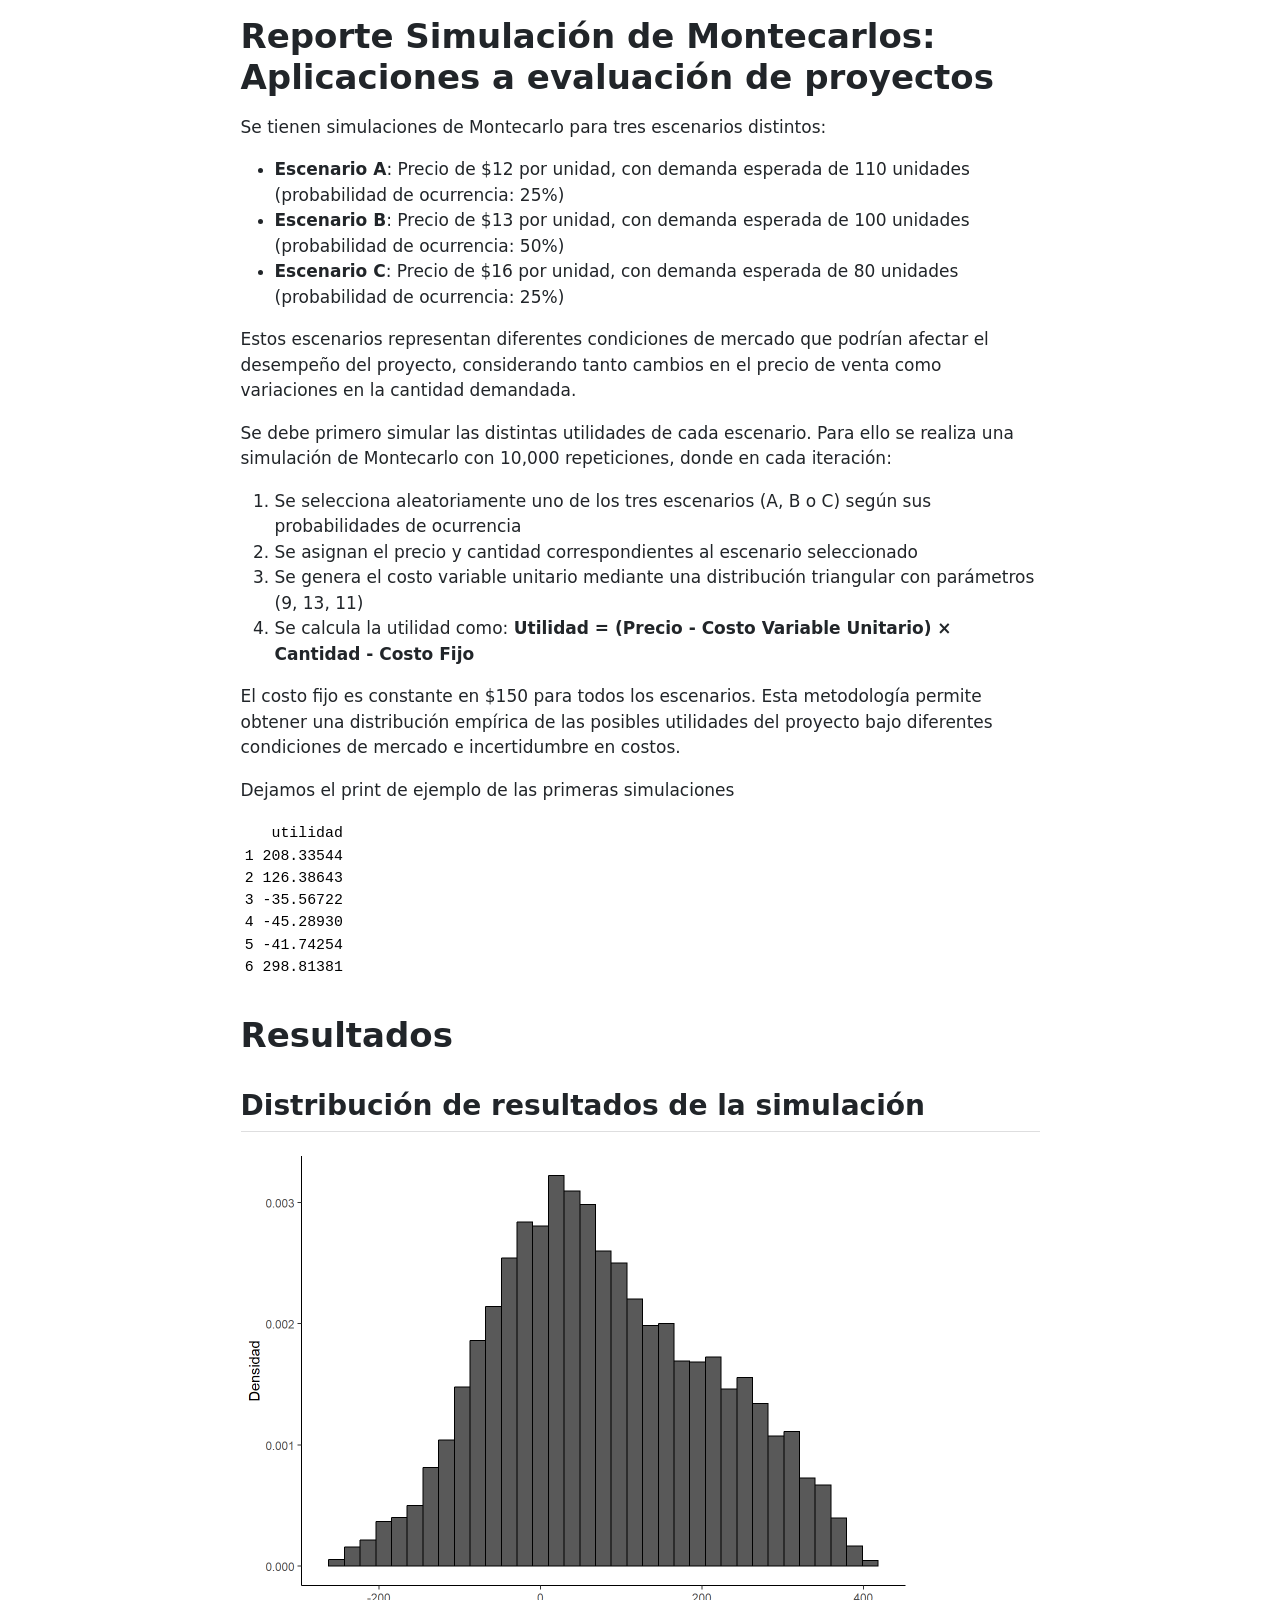
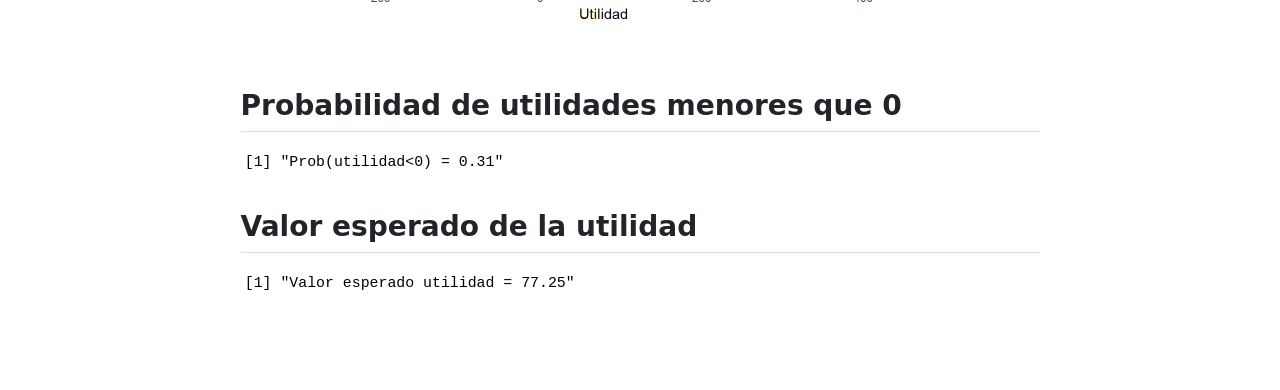
<file: my-r-project-simulation/simulation-document.html>
<!DOCTYPE html>
<html xmlns="http://www.w3.org/1999/xhtml" lang="en" xml:lang="en"><head>

<meta charset="utf-8">
<meta name="generator" content="quarto-1.9.38">

<meta name="viewport" content="width=device-width, initial-scale=1.0, user-scalable=yes">


<title>Reporte Simulación de Montecarlos: Aplicaciones a evaluación de proyectos</title>
<style>
/* Default styles provided by pandoc.
** See https://pandoc.org/MANUAL.html#variables-for-html for config info.
*/
code{white-space: pre-wrap;}
span.smallcaps{font-variant: small-caps;}
div.columns{display: flex; gap: min(4vw, 1.5em);}
div.column{flex: auto; overflow-x: auto;}
div.hanging-indent{margin-left: 1.5em; text-indent: -1.5em;}
ul.task-list{list-style: none;}
ul.task-list li input[type="checkbox"] {
  width: 0.8em;
  margin: 0 0.8em 0.2em -1em; /* quarto-specific, see https://github.com/quarto-dev/quarto-cli/issues/4556 */ 
  vertical-align: middle;
}
</style>


<script src="simulation-document_files/libs/clipboard/clipboard.min.js"></script>
<script src="simulation-document_files/libs/quarto-html/quarto.js" type="module"></script>
<script src="simulation-document_files/libs/quarto-html/tabsets/tabsets.js" type="module"></script>
<script src="simulation-document_files/libs/quarto-html/popper.min.js"></script>
<script src="simulation-document_files/libs/quarto-html/tippy.umd.min.js"></script>
<script src="simulation-document_files/libs/quarto-html/anchor.min.js"></script>
<link href="simulation-document_files/libs/quarto-html/tippy.css" rel="stylesheet">
<link href="simulation-document_files/libs/quarto-html/quarto-syntax-highlighting-15634bcf2e68342d4ad2dfa704d543f6.css" rel="stylesheet" id="quarto-text-highlighting-styles">
<script src="simulation-document_files/libs/bootstrap/bootstrap.min.js"></script>
<link href="simulation-document_files/libs/bootstrap/bootstrap-icons.css" rel="stylesheet">
<link href="simulation-document_files/libs/bootstrap/bootstrap-efbb37e9afcc02144ebbc7afd12a776f.min.css" rel="stylesheet" append-hash="true" id="quarto-bootstrap" data-mode="light">


</head>

<body class="fullcontent quarto-light">

<div id="quarto-content" class="page-columns page-rows-contents page-layout-article">

<main class="content" id="quarto-document-content">

<header id="title-block-header" class="quarto-title-block default">
<div class="quarto-title">
<h1 class="title">Reporte Simulación de Montecarlos: Aplicaciones a evaluación de proyectos</h1>
</div>



<div class="quarto-title-meta">

    
  
    
  </div>
  


</header>


<p>Se tienen simulaciones de Montecarlo para tres escenarios distintos:</p>
<ul>
<li><strong>Escenario A</strong>: Precio de $12 por unidad, con demanda esperada de 110 unidades (probabilidad de ocurrencia: 25%)</li>
<li><strong>Escenario B</strong>: Precio de $13 por unidad, con demanda esperada de 100 unidades (probabilidad de ocurrencia: 50%)</li>
<li><strong>Escenario C</strong>: Precio de $16 por unidad, con demanda esperada de 80 unidades (probabilidad de ocurrencia: 25%)</li>
</ul>
<p>Estos escenarios representan diferentes condiciones de mercado que podrían afectar el desempeño del proyecto, considerando tanto cambios en el precio de venta como variaciones en la cantidad demandada.</p>
<p>Se debe primero simular las distintas utilidades de cada escenario. Para ello se realiza una simulación de Montecarlo con 10,000 repeticiones, donde en cada iteración:</p>
<ol type="1">
<li>Se selecciona aleatoriamente uno de los tres escenarios (A, B o C) según sus probabilidades de ocurrencia</li>
<li>Se asignan el precio y cantidad correspondientes al escenario seleccionado</li>
<li>Se genera el costo variable unitario mediante una distribución triangular con parámetros (9, 13, 11)</li>
<li>Se calcula la utilidad como: <strong>Utilidad = (Precio - Costo Variable Unitario) × Cantidad - Costo Fijo</strong></li>
</ol>
<p>El costo fijo es constante en $150 para todos los escenarios. Esta metodología permite obtener una distribución empírica de las posibles utilidades del proyecto bajo diferentes condiciones de mercado e incertidumbre en costos.</p>
<p>Dejamos el print de ejemplo de las primeras simulaciones</p>
<div class="cell">
<div class="cell-output cell-output-stdout">
<pre><code>   utilidad
1 208.33544
2 126.38643
3 -35.56722
4 -45.28930
5 -41.74254
6 298.81381</code></pre>
</div>
</div>
<section id="resultados" class="level1">
<h1>Resultados</h1>
<section id="distribución-de-resultados-de-la-simulación" class="level2">
<h2 class="anchored" data-anchor-id="distribución-de-resultados-de-la-simulación">Distribución de resultados de la simulación</h2>
<div class="cell">
<div class="cell-output-display">
<div>
<figure class="figure">
<p><img src="simulation-document_files/figure-html/unnamed-chunk-4-1.png" class="img-fluid figure-img" width="672"></p>
</figure>
</div>
</div>
</div>
</section>
<section id="probabilidad-de-utilidades-menores-que-0" class="level2">
<h2 class="anchored" data-anchor-id="probabilidad-de-utilidades-menores-que-0">Probabilidad de utilidades menores que 0</h2>
<div class="cell">
<div class="cell-output cell-output-stdout">
<pre><code>[1] "Prob(utilidad&lt;0) = 0.31"</code></pre>
</div>
</div>
</section>
<section id="valor-esperado-de-la-utilidad" class="level2">
<h2 class="anchored" data-anchor-id="valor-esperado-de-la-utilidad">Valor esperado de la utilidad</h2>
<div class="cell">
<div class="cell-output cell-output-stdout">
<pre><code>[1] "Valor esperado utilidad = 77.25"</code></pre>
</div>
</div>
</section>
</section>

</main>
<!-- /main column -->
<script id="quarto-html-after-body" type="application/javascript">
  window.document.addEventListener("DOMContentLoaded", function (event) {
    const icon = "";
    const anchorJS = new window.AnchorJS();
    anchorJS.options = {
      placement: 'right',
      icon: icon
    };
    anchorJS.add('.anchored');
    const isCodeAnnotation = (el) => {
      for (const clz of el.classList) {
        if (clz.startsWith('code-annotation-')) {                     
          return true;
        }
      }
      return false;
    }
    const onCopySuccess = function(e) {
      // button target
      const button = e.trigger;
      // don't keep focus
      button.blur();
      // flash "checked"
      button.classList.add('code-copy-button-checked');
      var currentTitle = button.getAttribute("title");
      button.setAttribute("title", "Copied!");
      let tooltip;
      if (window.bootstrap) {
        button.setAttribute("data-bs-toggle", "tooltip");
        button.setAttribute("data-bs-placement", "left");
        button.setAttribute("data-bs-title", "Copied!");
        tooltip = new bootstrap.Tooltip(button, 
          { trigger: "manual", 
            customClass: "code-copy-button-tooltip",
            offset: [0, -8]});
        tooltip.show();    
      }
      setTimeout(function() {
        if (tooltip) {
          tooltip.hide();
          button.removeAttribute("data-bs-title");
          button.removeAttribute("data-bs-toggle");
          button.removeAttribute("data-bs-placement");
        }
        button.setAttribute("title", currentTitle);
        button.classList.remove('code-copy-button-checked');
      }, 1000);
      // clear code selection
      e.clearSelection();
    }
    const getTextToCopy = function(trigger) {
      const outerScaffold = trigger.parentElement.cloneNode(true);
      const codeEl = outerScaffold.querySelector('code');
      for (const childEl of codeEl.children) {
        if (isCodeAnnotation(childEl)) {
          childEl.remove();
        }
      }
      return codeEl.innerText;
    }
    const clipboard = new window.ClipboardJS('.code-copy-button:not([data-in-quarto-modal])', {
      text: getTextToCopy
    });
    clipboard.on('success', onCopySuccess);
    if (window.document.getElementById('quarto-embedded-source-code-modal')) {
      const clipboardModal = new window.ClipboardJS('.code-copy-button[data-in-quarto-modal]', {
        text: getTextToCopy,
        container: window.document.getElementById('quarto-embedded-source-code-modal')
      });
      clipboardModal.on('success', onCopySuccess);
    }
      var localhostRegex = new RegExp(/^(?:http|https):\/\/localhost\:?[0-9]*\//);
      var mailtoRegex = new RegExp(/^mailto:/);
        var filterRegex = new RegExp('/' + window.location.host + '/');
      var isInternal = (href) => {
          return filterRegex.test(href) || localhostRegex.test(href) || mailtoRegex.test(href);
      }
      // Inspect non-navigation links and adorn them if external
     var links = window.document.querySelectorAll('a[href]:not(.nav-link):not(.navbar-brand):not(.toc-action):not(.sidebar-link):not(.sidebar-item-toggle):not(.pagination-link):not(.no-external):not([aria-hidden]):not(.dropdown-item):not(.quarto-navigation-tool):not(.about-link)');
      for (var i=0; i<links.length; i++) {
        const link = links[i];
        if (!isInternal(link.href)) {
          // undo the damage that might have been done by quarto-nav.js in the case of
          // links that we want to consider external
          if (link.dataset.originalHref !== undefined) {
            link.href = link.dataset.originalHref;
          }
        }
      }
    function tippyHover(el, contentFn, onTriggerFn, onUntriggerFn) {
      const config = {
        allowHTML: true,
        maxWidth: 500,
        delay: 100,
        arrow: false,
        appendTo: function(el) {
            return el.parentElement;
        },
        interactive: true,
        interactiveBorder: 10,
        theme: 'quarto',
        placement: 'bottom-start',
      };
      if (contentFn) {
        config.content = contentFn;
      }
      if (onTriggerFn) {
        config.onTrigger = onTriggerFn;
      }
      if (onUntriggerFn) {
        config.onUntrigger = onUntriggerFn;
      }
      window.tippy(el, config); 
    }
    const noterefs = window.document.querySelectorAll('a[role="doc-noteref"]');
    for (var i=0; i<noterefs.length; i++) {
      const ref = noterefs[i];
      tippyHover(ref, function() {
        // use id or data attribute instead here
        let href = ref.getAttribute('data-footnote-href') || ref.getAttribute('href');
        try { href = new URL(href).hash; } catch {}
        const id = href.replace(/^#\/?/, "");
        const note = window.document.getElementById(id);
        if (note) {
          return note.innerHTML;
        } else {
          return "";
        }
      });
    }
    const xrefs = window.document.querySelectorAll('a.quarto-xref');
    const processXRef = (id, note) => {
      // Strip column container classes
      const stripColumnClz = (el) => {
        el.classList.remove("page-full", "page-columns");
        if (el.children) {
          for (const child of el.children) {
            stripColumnClz(child);
          }
        }
      }
      stripColumnClz(note)
      if (id === null || id.startsWith('sec-')) {
        // Special case sections, only their first couple elements
        const container = document.createElement("div");
        if (note.children && note.children.length > 2) {
          container.appendChild(note.children[0].cloneNode(true));
          for (let i = 1; i < note.children.length; i++) {
            const child = note.children[i];
            if (child.tagName === "P" && child.innerText === "") {
              continue;
            } else {
              container.appendChild(child.cloneNode(true));
              break;
            }
          }
          if (window.Quarto?.typesetMath) {
            window.Quarto.typesetMath(container);
          }
          return container.innerHTML
        } else {
          if (window.Quarto?.typesetMath) {
            window.Quarto.typesetMath(note);
          }
          return note.innerHTML;
        }
      } else {
        // Remove any anchor links if they are present
        const anchorLink = note.querySelector('a.anchorjs-link');
        if (anchorLink) {
          anchorLink.remove();
        }
        if (window.Quarto?.typesetMath) {
          window.Quarto.typesetMath(note);
        }
        if (note.classList.contains("callout")) {
          return note.outerHTML;
        } else {
          return note.innerHTML;
        }
      }
    }
    for (var i=0; i<xrefs.length; i++) {
      const xref = xrefs[i];
      tippyHover(xref, undefined, function(instance) {
        instance.disable();
        let url = xref.getAttribute('href');
        let hash = undefined; 
        if (url.startsWith('#')) {
          hash = url;
        } else {
          try { hash = new URL(url).hash; } catch {}
        }
        if (hash) {
          const id = hash.replace(/^#\/?/, "");
          const note = window.document.getElementById(id);
          if (note !== null) {
            try {
              const html = processXRef(id, note.cloneNode(true));
              instance.setContent(html);
            } finally {
              instance.enable();
              instance.show();
            }
          } else {
            // See if we can fetch this
            fetch(url.split('#')[0])
            .then(res => res.text())
            .then(html => {
              const parser = new DOMParser();
              const htmlDoc = parser.parseFromString(html, "text/html");
              const note = htmlDoc.getElementById(id);
              if (note !== null) {
                const html = processXRef(id, note);
                instance.setContent(html);
              } 
            }).finally(() => {
              instance.enable();
              instance.show();
            });
          }
        } else {
          // See if we can fetch a full url (with no hash to target)
          // This is a special case and we should probably do some content thinning / targeting
          fetch(url)
          .then(res => res.text())
          .then(html => {
            const parser = new DOMParser();
            const htmlDoc = parser.parseFromString(html, "text/html");
            const note = htmlDoc.querySelector('main.content');
            if (note !== null) {
              // This should only happen for chapter cross references
              // (since there is no id in the URL)
              // remove the first header
              if (note.children.length > 0 && note.children[0].tagName === "HEADER") {
                note.children[0].remove();
              }
              const html = processXRef(null, note);
              instance.setContent(html);
            } 
          }).finally(() => {
            instance.enable();
            instance.show();
          });
        }
      }, function(instance) {
      });
    }
        let selectedAnnoteEl;
        const selectorForAnnotation = ( cell, annotation) => {
          let cellAttr = 'data-code-cell="' + cell + '"';
          let lineAttr = 'data-code-annotation="' +  annotation + '"';
          const selector = 'span[' + cellAttr + '][' + lineAttr + ']';
          return selector;
        }
        const selectCodeLines = (annoteEl) => {
          const doc = window.document;
          const targetCell = annoteEl.getAttribute("data-target-cell");
          const targetAnnotation = annoteEl.getAttribute("data-target-annotation");
          const annoteSpan = window.document.querySelector(selectorForAnnotation(targetCell, targetAnnotation));
          const lines = annoteSpan.getAttribute("data-code-lines").split(",");
          const lineIds = lines.map((line) => {
            return targetCell + "-" + line;
          })
          let top = null;
          let height = null;
          let parent = null;
          if (lineIds.length > 0) {
              //compute the position of the single el (top and bottom and make a div)
              const el = window.document.getElementById(lineIds[0]);
              top = el.offsetTop;
              height = el.offsetHeight;
              parent = el.parentElement.parentElement;
            if (lineIds.length > 1) {
              const lastEl = window.document.getElementById(lineIds[lineIds.length - 1]);
              const bottom = lastEl.offsetTop + lastEl.offsetHeight;
              height = bottom - top;
            }
            if (top !== null && height !== null && parent !== null) {
              // cook up a div (if necessary) and position it 
              let div = window.document.getElementById("code-annotation-line-highlight");
              if (div === null) {
                div = window.document.createElement("div");
                div.setAttribute("id", "code-annotation-line-highlight");
                div.style.position = 'absolute';
                parent.appendChild(div);
              }
              div.style.top = top - 2 + "px";
              div.style.height = height + 4 + "px";
              div.style.left = 0;
              let gutterDiv = window.document.getElementById("code-annotation-line-highlight-gutter");
              if (gutterDiv === null) {
                gutterDiv = window.document.createElement("div");
                gutterDiv.setAttribute("id", "code-annotation-line-highlight-gutter");
                gutterDiv.style.position = 'absolute';
                const codeCell = window.document.getElementById(targetCell);
                const gutter = codeCell.querySelector('.code-annotation-gutter');
                gutter.appendChild(gutterDiv);
              }
              gutterDiv.style.top = top - 2 + "px";
              gutterDiv.style.height = height + 4 + "px";
            }
            selectedAnnoteEl = annoteEl;
          }
        };
        const unselectCodeLines = () => {
          const elementsIds = ["code-annotation-line-highlight", "code-annotation-line-highlight-gutter"];
          elementsIds.forEach((elId) => {
            const div = window.document.getElementById(elId);
            if (div) {
              div.remove();
            }
          });
          selectedAnnoteEl = undefined;
        };
          // Handle positioning of the toggle
      window.addEventListener(
        "resize",
        throttle(() => {
          elRect = undefined;
          if (selectedAnnoteEl) {
            selectCodeLines(selectedAnnoteEl);
          }
        }, 10)
      );
      function throttle(fn, ms) {
      let throttle = false;
      let timer;
        return (...args) => {
          if(!throttle) { // first call gets through
              fn.apply(this, args);
              throttle = true;
          } else { // all the others get throttled
              if(timer) clearTimeout(timer); // cancel #2
              timer = setTimeout(() => {
                fn.apply(this, args);
                timer = throttle = false;
              }, ms);
          }
        };
      }
        // Attach click handler to the DT
        const annoteDls = window.document.querySelectorAll('dt[data-target-cell]');
        for (const annoteDlNode of annoteDls) {
          annoteDlNode.addEventListener('click', (event) => {
            const clickedEl = event.target;
            if (clickedEl !== selectedAnnoteEl) {
              unselectCodeLines();
              const activeEl = window.document.querySelector('dt[data-target-cell].code-annotation-active');
              if (activeEl) {
                activeEl.classList.remove('code-annotation-active');
              }
              selectCodeLines(clickedEl);
              clickedEl.classList.add('code-annotation-active');
            } else {
              // Unselect the line
              unselectCodeLines();
              clickedEl.classList.remove('code-annotation-active');
            }
          });
        }
    const findCites = (el) => {
      const parentEl = el.parentElement;
      if (parentEl) {
        const cites = parentEl.dataset.cites;
        if (cites) {
          return {
            el,
            cites: cites.split(' ')
          };
        } else {
          return findCites(el.parentElement)
        }
      } else {
        return undefined;
      }
    };
    var bibliorefs = window.document.querySelectorAll('a[role="doc-biblioref"]');
    for (var i=0; i<bibliorefs.length; i++) {
      const ref = bibliorefs[i];
      const citeInfo = findCites(ref);
      if (citeInfo) {
        tippyHover(citeInfo.el, function() {
          var popup = window.document.createElement('div');
          citeInfo.cites.forEach(function(cite) {
            var citeDiv = window.document.createElement('div');
            citeDiv.classList.add('hanging-indent');
            citeDiv.classList.add('csl-entry');
            var biblioDiv = window.document.getElementById('ref-' + cite);
            if (biblioDiv) {
              citeDiv.innerHTML = biblioDiv.innerHTML;
            }
            popup.appendChild(citeDiv);
          });
          return popup.innerHTML;
        });
      }
    }
  });
  </script>
</div> <!-- /content -->




</body></html>
</file>
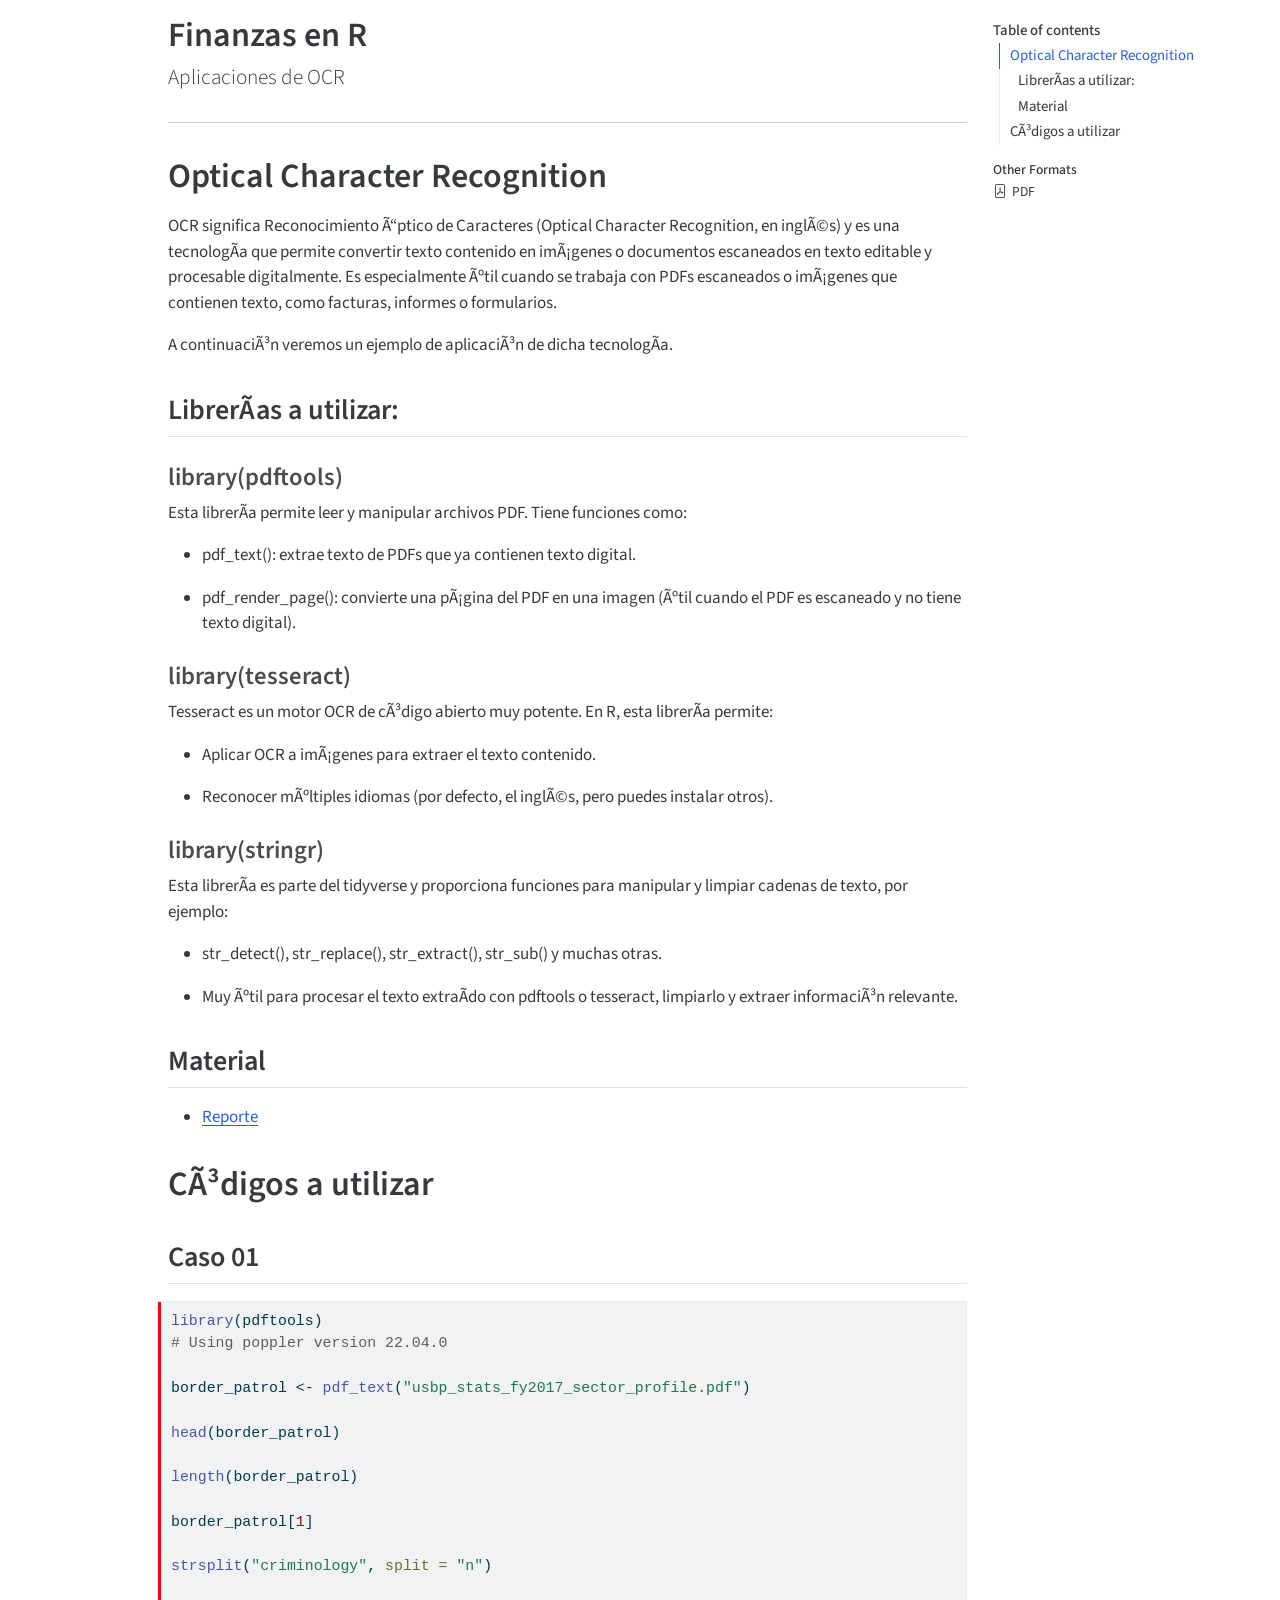
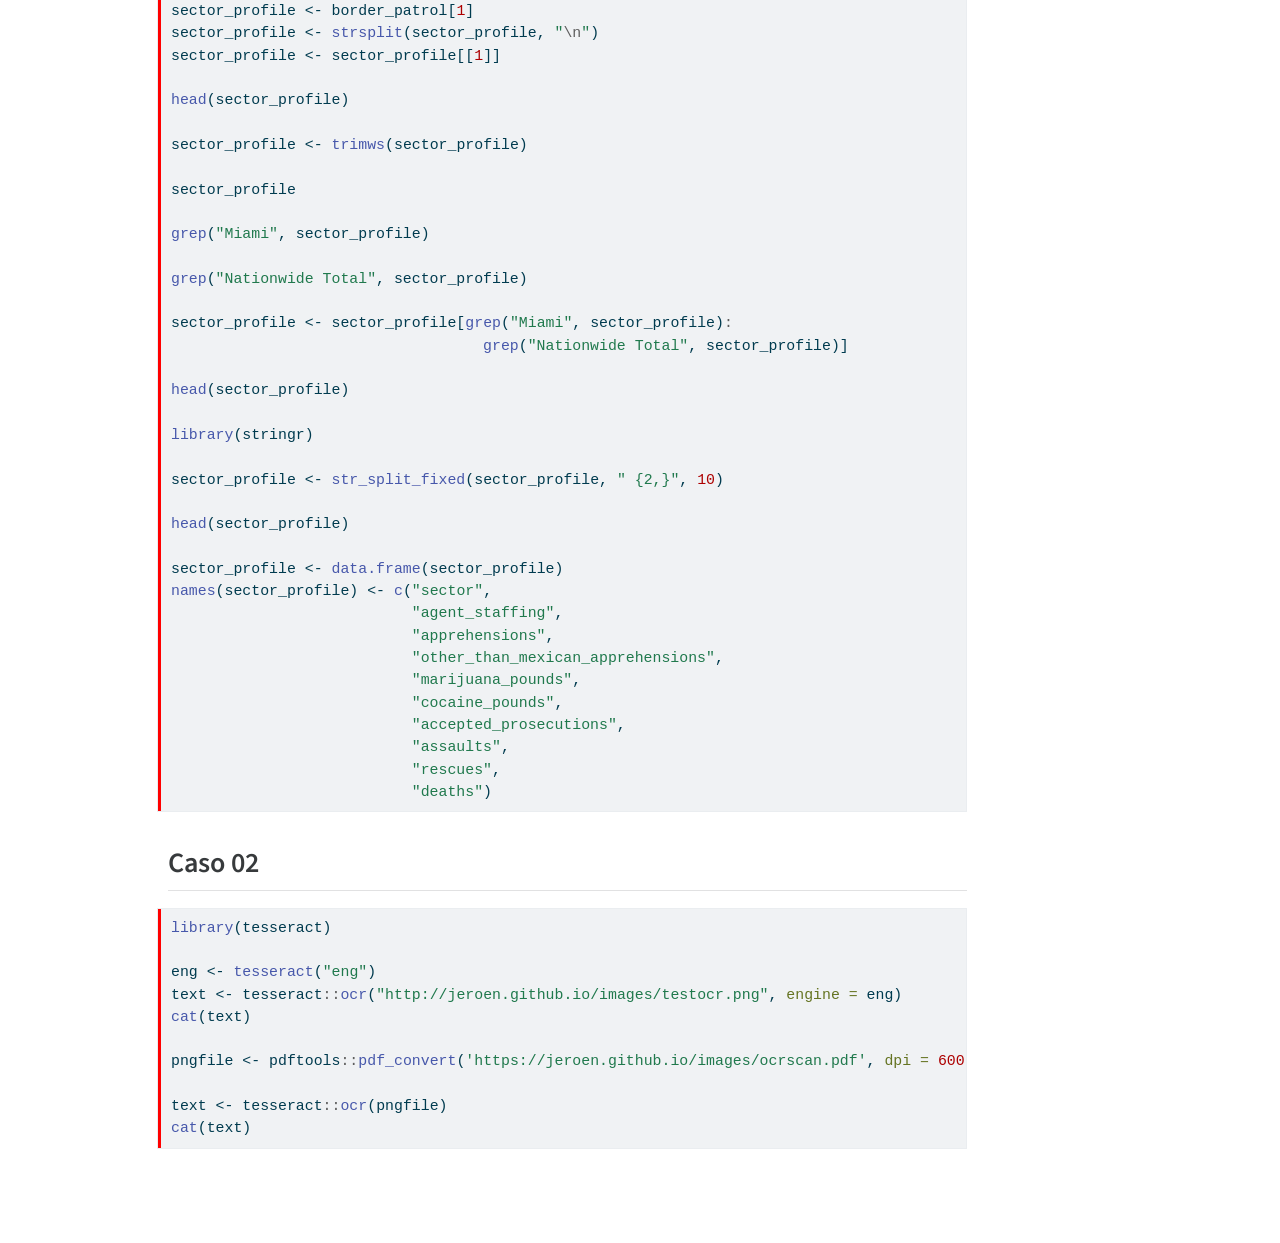
<file: project-ocr/ocr-01.html>
<!DOCTYPE html>
<html xmlns="http://www.w3.org/1999/xhtml" lang="en" xml:lang="en"><head>

<meta charset="utf-8">
<meta name="generator" content="quarto-1.9.38">

<meta name="viewport" content="width=device-width, initial-scale=1.0, user-scalable=yes">


<title>Finanzas en R</title>
<style>
/* Default styles provided by pandoc.
** See https://pandoc.org/MANUAL.html#variables-for-html for config info.
*/
code{white-space: pre-wrap;}
span.smallcaps{font-variant: small-caps;}
div.columns{display: flex; gap: min(4vw, 1.5em);}
div.column{flex: auto; overflow-x: auto;}
div.hanging-indent{margin-left: 1.5em; text-indent: -1.5em;}
ul.task-list{list-style: none;}
ul.task-list li input[type="checkbox"] {
  width: 0.8em;
  margin: 0 0.8em 0.2em -1em; /* quarto-specific, see https://github.com/quarto-dev/quarto-cli/issues/4556 */ 
  vertical-align: middle;
}
/* CSS for syntax highlighting */
html { -webkit-text-size-adjust: 100%; }
pre > code.sourceCode { white-space: pre; position: relative; }
pre > code.sourceCode > span { display: inline-block; line-height: 1.25; }
pre > code.sourceCode > span:empty { height: 1.2em; }
.sourceCode { overflow: visible; }
code.sourceCode > span { color: inherit; text-decoration: inherit; }
div.sourceCode { margin: 1em 0; }
pre.sourceCode { margin: 0; }
@media screen {
div.sourceCode { overflow: auto; }
}
@media print {
pre > code.sourceCode { white-space: pre-wrap; }
pre > code.sourceCode > span { text-indent: -5em; padding-left: 5em; }
}
pre.numberSource code
  { counter-reset: source-line 0; }
pre.numberSource code > span
  { position: relative; left: -4em; counter-increment: source-line; }
pre.numberSource code > span > a:first-child::before
  { content: counter(source-line);
    position: relative; left: -1em; text-align: right; vertical-align: baseline;
    border: none; display: inline-block;
    -webkit-touch-callout: none; -webkit-user-select: none;
    -khtml-user-select: none; -moz-user-select: none;
    -ms-user-select: none; user-select: none;
    padding: 0 4px; width: 4em;
  }
pre.numberSource { margin-left: 3em;  padding-left: 4px; }
div.sourceCode
  {   }
@media screen {
pre > code.sourceCode > span > a:first-child::before { text-decoration: underline; }
}
</style>


<script src="ocr-01_files/libs/clipboard/clipboard.min.js"></script>
<script src="ocr-01_files/libs/quarto-html/quarto.js" type="module"></script>
<script src="ocr-01_files/libs/quarto-html/tabsets/tabsets.js" type="module"></script>
<script src="ocr-01_files/libs/quarto-html/popper.min.js"></script>
<script src="ocr-01_files/libs/quarto-html/tippy.umd.min.js"></script>
<script src="ocr-01_files/libs/quarto-html/anchor.min.js"></script>
<link href="ocr-01_files/libs/quarto-html/tippy.css" rel="stylesheet">
<link href="ocr-01_files/libs/quarto-html/quarto-syntax-highlighting-15634bcf2e68342d4ad2dfa704d543f6.css" rel="stylesheet" id="quarto-text-highlighting-styles">
<script src="ocr-01_files/libs/bootstrap/bootstrap.min.js"></script>
<link href="ocr-01_files/libs/bootstrap/bootstrap-icons.css" rel="stylesheet">
<link href="ocr-01_files/libs/bootstrap/bootstrap-417e0aa254a40e8d0ef0b33cb80556c7.min.css" rel="stylesheet" append-hash="true" id="quarto-bootstrap" data-mode="light">


</head>

<body class="quarto-light">

<div id="quarto-content" class="page-columns page-rows-contents page-layout-article">
<div id="quarto-margin-sidebar" class="sidebar margin-sidebar">
  <nav id="TOC" role="doc-toc" class="toc-active">
    <h2 id="toc-title">Table of contents</h2>
   
  <ul>
  <li><a href="#optical-character-recognition" id="toc-optical-character-recognition" class="nav-link active" data-scroll-target="#optical-character-recognition">Optical Character Recognition</a>
  <ul class="collapse">
  <li><a href="#librerãas-a-utilizar" id="toc-librerãas-a-utilizar" class="nav-link" data-scroll-target="#librerãas-a-utilizar">LibrerÃ­as a utilizar:</a>
  <ul class="collapse">
  <li><a href="#librarypdftools" id="toc-librarypdftools" class="nav-link" data-scroll-target="#librarypdftools">library(pdftools)</a></li>
  <li><a href="#librarytesseract" id="toc-librarytesseract" class="nav-link" data-scroll-target="#librarytesseract">library(tesseract)</a></li>
  <li><a href="#librarystringr" id="toc-librarystringr" class="nav-link" data-scroll-target="#librarystringr">library(stringr)</a></li>
  </ul></li>
  <li><a href="#material" id="toc-material" class="nav-link" data-scroll-target="#material">Material</a></li>
  </ul></li>
  <li><a href="#cã³digos-a-utilizar" id="toc-cã³digos-a-utilizar" class="nav-link" data-scroll-target="#cã³digos-a-utilizar">CÃ³digos a utilizar</a>
  <ul class="collapse">
  <li><a href="#caso-01" id="toc-caso-01" class="nav-link" data-scroll-target="#caso-01">Caso 01</a></li>
  <li><a href="#caso-02" id="toc-caso-02" class="nav-link" data-scroll-target="#caso-02">Caso 02</a></li>
  </ul></li>
  </ul>
<div class="quarto-alternate-formats"><h2>Other Formats</h2><ul><li><a href="ocr-01.pdf"><i class="bi bi-file-pdf"></i>PDF</a></li></ul></div></nav>
</div>
<main class="content" id="quarto-document-content">

<header id="title-block-header" class="quarto-title-block default">
<div class="quarto-title">
<h1 class="title">Finanzas en R</h1>
<p class="subtitle lead">Aplicaciones de OCR</p>
</div>



<div class="quarto-title-meta">

    
  
    
  </div>
  


</header>


<hr>
<section id="optical-character-recognition" class="level1">
<h1>Optical Character Recognition</h1>
<p>OCR significa Reconocimiento Ã“ptico de Caracteres (Optical Character Recognition, en inglÃ©s) y es una tecnologÃ­a que permite convertir texto contenido en imÃ¡genes o documentos escaneados en texto editable y procesable digitalmente. Es especialmente Ãºtil cuando se trabaja con PDFs escaneados o imÃ¡genes que contienen texto, como facturas, informes o formularios.</p>
<p>A continuaciÃ³n veremos un ejemplo de aplicaciÃ³n de dicha tecnologÃ­a.</p>
<section id="librerãas-a-utilizar" class="level2">
<h2 class="anchored" data-anchor-id="librerãas-a-utilizar">LibrerÃ­as a utilizar:</h2>
<section id="librarypdftools" class="level3">
<h3 class="anchored" data-anchor-id="librarypdftools">library(pdftools)</h3>
<p>Esta librerÃ­a permite leer y manipular archivos PDF. Tiene funciones como:</p>
<ul>
<li><p>pdf_text(): extrae texto de PDFs que ya contienen texto digital.</p></li>
<li><p>pdf_render_page(): convierte una pÃ¡gina del PDF en una imagen (Ãºtil cuando el PDF es escaneado y no tiene texto digital).</p></li>
</ul>
</section>
<section id="librarytesseract" class="level3">
<h3 class="anchored" data-anchor-id="librarytesseract">library(tesseract)</h3>
<p>Tesseract es un motor OCR de cÃ³digo abierto muy potente. En R, esta librerÃ­a permite:</p>
<ul>
<li><p>Aplicar OCR a imÃ¡genes para extraer el texto contenido.</p></li>
<li><p>Reconocer mÃºltiples idiomas (por defecto, el inglÃ©s, pero puedes instalar otros).</p></li>
</ul>
</section>
<section id="librarystringr" class="level3">
<h3 class="anchored" data-anchor-id="librarystringr">library(stringr)</h3>
<p>Esta librerÃ­a es parte del tidyverse y proporciona funciones para manipular y limpiar cadenas de texto, por ejemplo:</p>
<ul>
<li><p>str_detect(), str_replace(), str_extract(), str_sub() y muchas otras.</p></li>
<li><p>Muy Ãºtil para procesar el texto extraÃ­do con pdftools o tesseract, limpiarlo y extraer informaciÃ³n relevante.</p></li>
</ul>
</section>
</section>
<section id="material" class="level2">
<h2 class="anchored" data-anchor-id="material">Material</h2>
<ul>
<li><a href="data/usbp_stats_fy2017_sector_profile.pdf">Reporte</a></li>
</ul>
</section>
</section>
<section id="cã³digos-a-utilizar" class="level1">
<h1>CÃ³digos a utilizar</h1>
<section id="caso-01" class="level2">
<h2 class="anchored" data-anchor-id="caso-01">Caso 01</h2>
<div class="cell">
<div class="code-copy-outer-scaffold"><div class="sourceCode cell-code" id="cb1"><pre class="sourceCode r code-with-copy"><code class="sourceCode r"><span id="cb1-1"><a href="#cb1-1" aria-hidden="true" tabindex="-1"></a><span class="fu">library</span>(pdftools)</span>
<span id="cb1-2"><a href="#cb1-2" aria-hidden="true" tabindex="-1"></a><span class="co"># Using poppler version 22.04.0</span></span>
<span id="cb1-3"><a href="#cb1-3" aria-hidden="true" tabindex="-1"></a></span>
<span id="cb1-4"><a href="#cb1-4" aria-hidden="true" tabindex="-1"></a>border_patrol <span class="ot">&lt;-</span> <span class="fu">pdf_text</span>(<span class="st">"usbp_stats_fy2017_sector_profile.pdf"</span>)</span>
<span id="cb1-5"><a href="#cb1-5" aria-hidden="true" tabindex="-1"></a></span>
<span id="cb1-6"><a href="#cb1-6" aria-hidden="true" tabindex="-1"></a><span class="fu">head</span>(border_patrol)</span>
<span id="cb1-7"><a href="#cb1-7" aria-hidden="true" tabindex="-1"></a></span>
<span id="cb1-8"><a href="#cb1-8" aria-hidden="true" tabindex="-1"></a><span class="fu">length</span>(border_patrol)</span>
<span id="cb1-9"><a href="#cb1-9" aria-hidden="true" tabindex="-1"></a></span>
<span id="cb1-10"><a href="#cb1-10" aria-hidden="true" tabindex="-1"></a>border_patrol[<span class="dv">1</span>]</span>
<span id="cb1-11"><a href="#cb1-11" aria-hidden="true" tabindex="-1"></a></span>
<span id="cb1-12"><a href="#cb1-12" aria-hidden="true" tabindex="-1"></a><span class="fu">strsplit</span>(<span class="st">"criminology"</span>, <span class="at">split =</span> <span class="st">"n"</span>)</span>
<span id="cb1-13"><a href="#cb1-13" aria-hidden="true" tabindex="-1"></a></span>
<span id="cb1-14"><a href="#cb1-14" aria-hidden="true" tabindex="-1"></a>sector_profile <span class="ot">&lt;-</span> border_patrol[<span class="dv">1</span>]</span>
<span id="cb1-15"><a href="#cb1-15" aria-hidden="true" tabindex="-1"></a>sector_profile <span class="ot">&lt;-</span> <span class="fu">strsplit</span>(sector_profile, <span class="st">"</span><span class="sc">\n</span><span class="st">"</span>)</span>
<span id="cb1-16"><a href="#cb1-16" aria-hidden="true" tabindex="-1"></a>sector_profile <span class="ot">&lt;-</span> sector_profile[[<span class="dv">1</span>]]</span>
<span id="cb1-17"><a href="#cb1-17" aria-hidden="true" tabindex="-1"></a></span>
<span id="cb1-18"><a href="#cb1-18" aria-hidden="true" tabindex="-1"></a><span class="fu">head</span>(sector_profile)</span>
<span id="cb1-19"><a href="#cb1-19" aria-hidden="true" tabindex="-1"></a></span>
<span id="cb1-20"><a href="#cb1-20" aria-hidden="true" tabindex="-1"></a>sector_profile <span class="ot">&lt;-</span> <span class="fu">trimws</span>(sector_profile)</span>
<span id="cb1-21"><a href="#cb1-21" aria-hidden="true" tabindex="-1"></a></span>
<span id="cb1-22"><a href="#cb1-22" aria-hidden="true" tabindex="-1"></a>sector_profile</span>
<span id="cb1-23"><a href="#cb1-23" aria-hidden="true" tabindex="-1"></a></span>
<span id="cb1-24"><a href="#cb1-24" aria-hidden="true" tabindex="-1"></a><span class="fu">grep</span>(<span class="st">"Miami"</span>, sector_profile)</span>
<span id="cb1-25"><a href="#cb1-25" aria-hidden="true" tabindex="-1"></a></span>
<span id="cb1-26"><a href="#cb1-26" aria-hidden="true" tabindex="-1"></a><span class="fu">grep</span>(<span class="st">"Nationwide Total"</span>, sector_profile)</span>
<span id="cb1-27"><a href="#cb1-27" aria-hidden="true" tabindex="-1"></a></span>
<span id="cb1-28"><a href="#cb1-28" aria-hidden="true" tabindex="-1"></a>sector_profile <span class="ot">&lt;-</span> sector_profile[<span class="fu">grep</span>(<span class="st">"Miami"</span>, sector_profile)<span class="sc">:</span></span>
<span id="cb1-29"><a href="#cb1-29" aria-hidden="true" tabindex="-1"></a>                                   <span class="fu">grep</span>(<span class="st">"Nationwide Total"</span>, sector_profile)]</span>
<span id="cb1-30"><a href="#cb1-30" aria-hidden="true" tabindex="-1"></a></span>
<span id="cb1-31"><a href="#cb1-31" aria-hidden="true" tabindex="-1"></a><span class="fu">head</span>(sector_profile)</span>
<span id="cb1-32"><a href="#cb1-32" aria-hidden="true" tabindex="-1"></a></span>
<span id="cb1-33"><a href="#cb1-33" aria-hidden="true" tabindex="-1"></a><span class="fu">library</span>(stringr)</span>
<span id="cb1-34"><a href="#cb1-34" aria-hidden="true" tabindex="-1"></a></span>
<span id="cb1-35"><a href="#cb1-35" aria-hidden="true" tabindex="-1"></a>sector_profile <span class="ot">&lt;-</span> <span class="fu">str_split_fixed</span>(sector_profile, <span class="st">" {2,}"</span>, <span class="dv">10</span>)</span>
<span id="cb1-36"><a href="#cb1-36" aria-hidden="true" tabindex="-1"></a></span>
<span id="cb1-37"><a href="#cb1-37" aria-hidden="true" tabindex="-1"></a><span class="fu">head</span>(sector_profile)</span>
<span id="cb1-38"><a href="#cb1-38" aria-hidden="true" tabindex="-1"></a></span>
<span id="cb1-39"><a href="#cb1-39" aria-hidden="true" tabindex="-1"></a>sector_profile <span class="ot">&lt;-</span> <span class="fu">data.frame</span>(sector_profile)</span>
<span id="cb1-40"><a href="#cb1-40" aria-hidden="true" tabindex="-1"></a><span class="fu">names</span>(sector_profile) <span class="ot">&lt;-</span> <span class="fu">c</span>(<span class="st">"sector"</span>,</span>
<span id="cb1-41"><a href="#cb1-41" aria-hidden="true" tabindex="-1"></a>                           <span class="st">"agent_staffing"</span>,</span>
<span id="cb1-42"><a href="#cb1-42" aria-hidden="true" tabindex="-1"></a>                           <span class="st">"apprehensions"</span>,</span>
<span id="cb1-43"><a href="#cb1-43" aria-hidden="true" tabindex="-1"></a>                           <span class="st">"other_than_mexican_apprehensions"</span>, </span>
<span id="cb1-44"><a href="#cb1-44" aria-hidden="true" tabindex="-1"></a>                           <span class="st">"marijuana_pounds"</span>,</span>
<span id="cb1-45"><a href="#cb1-45" aria-hidden="true" tabindex="-1"></a>                           <span class="st">"cocaine_pounds"</span>,</span>
<span id="cb1-46"><a href="#cb1-46" aria-hidden="true" tabindex="-1"></a>                           <span class="st">"accepted_prosecutions"</span>,</span>
<span id="cb1-47"><a href="#cb1-47" aria-hidden="true" tabindex="-1"></a>                           <span class="st">"assaults"</span>,</span>
<span id="cb1-48"><a href="#cb1-48" aria-hidden="true" tabindex="-1"></a>                           <span class="st">"rescues"</span>,</span>
<span id="cb1-49"><a href="#cb1-49" aria-hidden="true" tabindex="-1"></a>                           <span class="st">"deaths"</span>)</span></code></pre></div><button title="Copy to Clipboard" class="code-copy-button"><i class="bi"></i></button></div>
</div>
</section>
<section id="caso-02" class="level2">
<h2 class="anchored" data-anchor-id="caso-02">Caso 02</h2>
<div class="cell">
<div class="code-copy-outer-scaffold"><div class="sourceCode cell-code" id="cb2"><pre class="sourceCode r code-with-copy"><code class="sourceCode r"><span id="cb2-1"><a href="#cb2-1" aria-hidden="true" tabindex="-1"></a><span class="fu">library</span>(tesseract)</span>
<span id="cb2-2"><a href="#cb2-2" aria-hidden="true" tabindex="-1"></a></span>
<span id="cb2-3"><a href="#cb2-3" aria-hidden="true" tabindex="-1"></a>eng <span class="ot">&lt;-</span> <span class="fu">tesseract</span>(<span class="st">"eng"</span>)</span>
<span id="cb2-4"><a href="#cb2-4" aria-hidden="true" tabindex="-1"></a>text <span class="ot">&lt;-</span> tesseract<span class="sc">::</span><span class="fu">ocr</span>(<span class="st">"http://jeroen.github.io/images/testocr.png"</span>, <span class="at">engine =</span> eng)</span>
<span id="cb2-5"><a href="#cb2-5" aria-hidden="true" tabindex="-1"></a><span class="fu">cat</span>(text)</span>
<span id="cb2-6"><a href="#cb2-6" aria-hidden="true" tabindex="-1"></a></span>
<span id="cb2-7"><a href="#cb2-7" aria-hidden="true" tabindex="-1"></a>pngfile <span class="ot">&lt;-</span> pdftools<span class="sc">::</span><span class="fu">pdf_convert</span>(<span class="st">'https://jeroen.github.io/images/ocrscan.pdf'</span>, <span class="at">dpi =</span> <span class="dv">600</span>)</span>
<span id="cb2-8"><a href="#cb2-8" aria-hidden="true" tabindex="-1"></a></span>
<span id="cb2-9"><a href="#cb2-9" aria-hidden="true" tabindex="-1"></a>text <span class="ot">&lt;-</span> tesseract<span class="sc">::</span><span class="fu">ocr</span>(pngfile)</span>
<span id="cb2-10"><a href="#cb2-10" aria-hidden="true" tabindex="-1"></a><span class="fu">cat</span>(text)</span></code></pre></div><button title="Copy to Clipboard" class="code-copy-button"><i class="bi"></i></button></div>
</div>
</section>
</section>

</main>
<!-- /main column -->
<script id="quarto-html-after-body" type="application/javascript">
  window.document.addEventListener("DOMContentLoaded", function (event) {
    const icon = "";
    const anchorJS = new window.AnchorJS();
    anchorJS.options = {
      placement: 'right',
      icon: icon
    };
    anchorJS.add('.anchored');
    const isCodeAnnotation = (el) => {
      for (const clz of el.classList) {
        if (clz.startsWith('code-annotation-')) {                     
          return true;
        }
      }
      return false;
    }
    const onCopySuccess = function(e) {
      // button target
      const button = e.trigger;
      // don't keep focus
      button.blur();
      // flash "checked"
      button.classList.add('code-copy-button-checked');
      var currentTitle = button.getAttribute("title");
      button.setAttribute("title", "Copied!");
      let tooltip;
      if (window.bootstrap) {
        button.setAttribute("data-bs-toggle", "tooltip");
        button.setAttribute("data-bs-placement", "left");
        button.setAttribute("data-bs-title", "Copied!");
        tooltip = new bootstrap.Tooltip(button, 
          { trigger: "manual", 
            customClass: "code-copy-button-tooltip",
            offset: [0, -8]});
        tooltip.show();    
      }
      setTimeout(function() {
        if (tooltip) {
          tooltip.hide();
          button.removeAttribute("data-bs-title");
          button.removeAttribute("data-bs-toggle");
          button.removeAttribute("data-bs-placement");
        }
        button.setAttribute("title", currentTitle);
        button.classList.remove('code-copy-button-checked');
      }, 1000);
      // clear code selection
      e.clearSelection();
    }
    const getTextToCopy = function(trigger) {
      const outerScaffold = trigger.parentElement.cloneNode(true);
      const codeEl = outerScaffold.querySelector('code');
      for (const childEl of codeEl.children) {
        if (isCodeAnnotation(childEl)) {
          childEl.remove();
        }
      }
      return codeEl.innerText;
    }
    const clipboard = new window.ClipboardJS('.code-copy-button:not([data-in-quarto-modal])', {
      text: getTextToCopy
    });
    clipboard.on('success', onCopySuccess);
    if (window.document.getElementById('quarto-embedded-source-code-modal')) {
      const clipboardModal = new window.ClipboardJS('.code-copy-button[data-in-quarto-modal]', {
        text: getTextToCopy,
        container: window.document.getElementById('quarto-embedded-source-code-modal')
      });
      clipboardModal.on('success', onCopySuccess);
    }
      var localhostRegex = new RegExp(/^(?:http|https):\/\/localhost\:?[0-9]*\//);
      var mailtoRegex = new RegExp(/^mailto:/);
        var filterRegex = new RegExp('/' + window.location.host + '/');
      var isInternal = (href) => {
          return filterRegex.test(href) || localhostRegex.test(href) || mailtoRegex.test(href);
      }
      // Inspect non-navigation links and adorn them if external
     var links = window.document.querySelectorAll('a[href]:not(.nav-link):not(.navbar-brand):not(.toc-action):not(.sidebar-link):not(.sidebar-item-toggle):not(.pagination-link):not(.no-external):not([aria-hidden]):not(.dropdown-item):not(.quarto-navigation-tool):not(.about-link)');
      for (var i=0; i<links.length; i++) {
        const link = links[i];
        if (!isInternal(link.href)) {
          // undo the damage that might have been done by quarto-nav.js in the case of
          // links that we want to consider external
          if (link.dataset.originalHref !== undefined) {
            link.href = link.dataset.originalHref;
          }
        }
      }
    function tippyHover(el, contentFn, onTriggerFn, onUntriggerFn) {
      const config = {
        allowHTML: true,
        maxWidth: 500,
        delay: 100,
        arrow: false,
        appendTo: function(el) {
            return el.parentElement;
        },
        interactive: true,
        interactiveBorder: 10,
        theme: 'quarto',
        placement: 'bottom-start',
      };
      if (contentFn) {
        config.content = contentFn;
      }
      if (onTriggerFn) {
        config.onTrigger = onTriggerFn;
      }
      if (onUntriggerFn) {
        config.onUntrigger = onUntriggerFn;
      }
      window.tippy(el, config); 
    }
    const noterefs = window.document.querySelectorAll('a[role="doc-noteref"]');
    for (var i=0; i<noterefs.length; i++) {
      const ref = noterefs[i];
      tippyHover(ref, function() {
        // use id or data attribute instead here
        let href = ref.getAttribute('data-footnote-href') || ref.getAttribute('href');
        try { href = new URL(href).hash; } catch {}
        const id = href.replace(/^#\/?/, "");
        const note = window.document.getElementById(id);
        if (note) {
          return note.innerHTML;
        } else {
          return "";
        }
      });
    }
    const xrefs = window.document.querySelectorAll('a.quarto-xref');
    const processXRef = (id, note) => {
      // Strip column container classes
      const stripColumnClz = (el) => {
        el.classList.remove("page-full", "page-columns");
        if (el.children) {
          for (const child of el.children) {
            stripColumnClz(child);
          }
        }
      }
      stripColumnClz(note)
      if (id === null || id.startsWith('sec-')) {
        // Special case sections, only their first couple elements
        const container = document.createElement("div");
        if (note.children && note.children.length > 2) {
          container.appendChild(note.children[0].cloneNode(true));
          for (let i = 1; i < note.children.length; i++) {
            const child = note.children[i];
            if (child.tagName === "P" && child.innerText === "") {
              continue;
            } else {
              container.appendChild(child.cloneNode(true));
              break;
            }
          }
          if (window.Quarto?.typesetMath) {
            window.Quarto.typesetMath(container);
          }
          return container.innerHTML
        } else {
          if (window.Quarto?.typesetMath) {
            window.Quarto.typesetMath(note);
          }
          return note.innerHTML;
        }
      } else {
        // Remove any anchor links if they are present
        const anchorLink = note.querySelector('a.anchorjs-link');
        if (anchorLink) {
          anchorLink.remove();
        }
        if (window.Quarto?.typesetMath) {
          window.Quarto.typesetMath(note);
        }
        if (note.classList.contains("callout")) {
          return note.outerHTML;
        } else {
          return note.innerHTML;
        }
      }
    }
    for (var i=0; i<xrefs.length; i++) {
      const xref = xrefs[i];
      tippyHover(xref, undefined, function(instance) {
        instance.disable();
        let url = xref.getAttribute('href');
        let hash = undefined; 
        if (url.startsWith('#')) {
          hash = url;
        } else {
          try { hash = new URL(url).hash; } catch {}
        }
        if (hash) {
          const id = hash.replace(/^#\/?/, "");
          const note = window.document.getElementById(id);
          if (note !== null) {
            try {
              const html = processXRef(id, note.cloneNode(true));
              instance.setContent(html);
            } finally {
              instance.enable();
              instance.show();
            }
          } else {
            // See if we can fetch this
            fetch(url.split('#')[0])
            .then(res => res.text())
            .then(html => {
              const parser = new DOMParser();
              const htmlDoc = parser.parseFromString(html, "text/html");
              const note = htmlDoc.getElementById(id);
              if (note !== null) {
                const html = processXRef(id, note);
                instance.setContent(html);
              } 
            }).finally(() => {
              instance.enable();
              instance.show();
            });
          }
        } else {
          // See if we can fetch a full url (with no hash to target)
          // This is a special case and we should probably do some content thinning / targeting
          fetch(url)
          .then(res => res.text())
          .then(html => {
            const parser = new DOMParser();
            const htmlDoc = parser.parseFromString(html, "text/html");
            const note = htmlDoc.querySelector('main.content');
            if (note !== null) {
              // This should only happen for chapter cross references
              // (since there is no id in the URL)
              // remove the first header
              if (note.children.length > 0 && note.children[0].tagName === "HEADER") {
                note.children[0].remove();
              }
              const html = processXRef(null, note);
              instance.setContent(html);
            } 
          }).finally(() => {
            instance.enable();
            instance.show();
          });
        }
      }, function(instance) {
      });
    }
        let selectedAnnoteEl;
        const selectorForAnnotation = ( cell, annotation) => {
          let cellAttr = 'data-code-cell="' + cell + '"';
          let lineAttr = 'data-code-annotation="' +  annotation + '"';
          const selector = 'span[' + cellAttr + '][' + lineAttr + ']';
          return selector;
        }
        const selectCodeLines = (annoteEl) => {
          const doc = window.document;
          const targetCell = annoteEl.getAttribute("data-target-cell");
          const targetAnnotation = annoteEl.getAttribute("data-target-annotation");
          const annoteSpan = window.document.querySelector(selectorForAnnotation(targetCell, targetAnnotation));
          const lines = annoteSpan.getAttribute("data-code-lines").split(",");
          const lineIds = lines.map((line) => {
            return targetCell + "-" + line;
          })
          let top = null;
          let height = null;
          let parent = null;
          if (lineIds.length > 0) {
              //compute the position of the single el (top and bottom and make a div)
              const el = window.document.getElementById(lineIds[0]);
              top = el.offsetTop;
              height = el.offsetHeight;
              parent = el.parentElement.parentElement;
            if (lineIds.length > 1) {
              const lastEl = window.document.getElementById(lineIds[lineIds.length - 1]);
              const bottom = lastEl.offsetTop + lastEl.offsetHeight;
              height = bottom - top;
            }
            if (top !== null && height !== null && parent !== null) {
              // cook up a div (if necessary) and position it 
              let div = window.document.getElementById("code-annotation-line-highlight");
              if (div === null) {
                div = window.document.createElement("div");
                div.setAttribute("id", "code-annotation-line-highlight");
                div.style.position = 'absolute';
                parent.appendChild(div);
              }
              div.style.top = top - 2 + "px";
              div.style.height = height + 4 + "px";
              div.style.left = 0;
              let gutterDiv = window.document.getElementById("code-annotation-line-highlight-gutter");
              if (gutterDiv === null) {
                gutterDiv = window.document.createElement("div");
                gutterDiv.setAttribute("id", "code-annotation-line-highlight-gutter");
                gutterDiv.style.position = 'absolute';
                const codeCell = window.document.getElementById(targetCell);
                const gutter = codeCell.querySelector('.code-annotation-gutter');
                gutter.appendChild(gutterDiv);
              }
              gutterDiv.style.top = top - 2 + "px";
              gutterDiv.style.height = height + 4 + "px";
            }
            selectedAnnoteEl = annoteEl;
          }
        };
        const unselectCodeLines = () => {
          const elementsIds = ["code-annotation-line-highlight", "code-annotation-line-highlight-gutter"];
          elementsIds.forEach((elId) => {
            const div = window.document.getElementById(elId);
            if (div) {
              div.remove();
            }
          });
          selectedAnnoteEl = undefined;
        };
          // Handle positioning of the toggle
      window.addEventListener(
        "resize",
        throttle(() => {
          elRect = undefined;
          if (selectedAnnoteEl) {
            selectCodeLines(selectedAnnoteEl);
          }
        }, 10)
      );
      function throttle(fn, ms) {
      let throttle = false;
      let timer;
        return (...args) => {
          if(!throttle) { // first call gets through
              fn.apply(this, args);
              throttle = true;
          } else { // all the others get throttled
              if(timer) clearTimeout(timer); // cancel #2
              timer = setTimeout(() => {
                fn.apply(this, args);
                timer = throttle = false;
              }, ms);
          }
        };
      }
        // Attach click handler to the DT
        const annoteDls = window.document.querySelectorAll('dt[data-target-cell]');
        for (const annoteDlNode of annoteDls) {
          annoteDlNode.addEventListener('click', (event) => {
            const clickedEl = event.target;
            if (clickedEl !== selectedAnnoteEl) {
              unselectCodeLines();
              const activeEl = window.document.querySelector('dt[data-target-cell].code-annotation-active');
              if (activeEl) {
                activeEl.classList.remove('code-annotation-active');
              }
              selectCodeLines(clickedEl);
              clickedEl.classList.add('code-annotation-active');
            } else {
              // Unselect the line
              unselectCodeLines();
              clickedEl.classList.remove('code-annotation-active');
            }
          });
        }
    const findCites = (el) => {
      const parentEl = el.parentElement;
      if (parentEl) {
        const cites = parentEl.dataset.cites;
        if (cites) {
          return {
            el,
            cites: cites.split(' ')
          };
        } else {
          return findCites(el.parentElement)
        }
      } else {
        return undefined;
      }
    };
    var bibliorefs = window.document.querySelectorAll('a[role="doc-biblioref"]');
    for (var i=0; i<bibliorefs.length; i++) {
      const ref = bibliorefs[i];
      const citeInfo = findCites(ref);
      if (citeInfo) {
        tippyHover(citeInfo.el, function() {
          var popup = window.document.createElement('div');
          citeInfo.cites.forEach(function(cite) {
            var citeDiv = window.document.createElement('div');
            citeDiv.classList.add('hanging-indent');
            citeDiv.classList.add('csl-entry');
            var biblioDiv = window.document.getElementById('ref-' + cite);
            if (biblioDiv) {
              citeDiv.innerHTML = biblioDiv.innerHTML;
            }
            popup.appendChild(citeDiv);
          });
          return popup.innerHTML;
        });
      }
    }
  });
  </script>
</div> <!-- /content -->




</body></html>
</file>
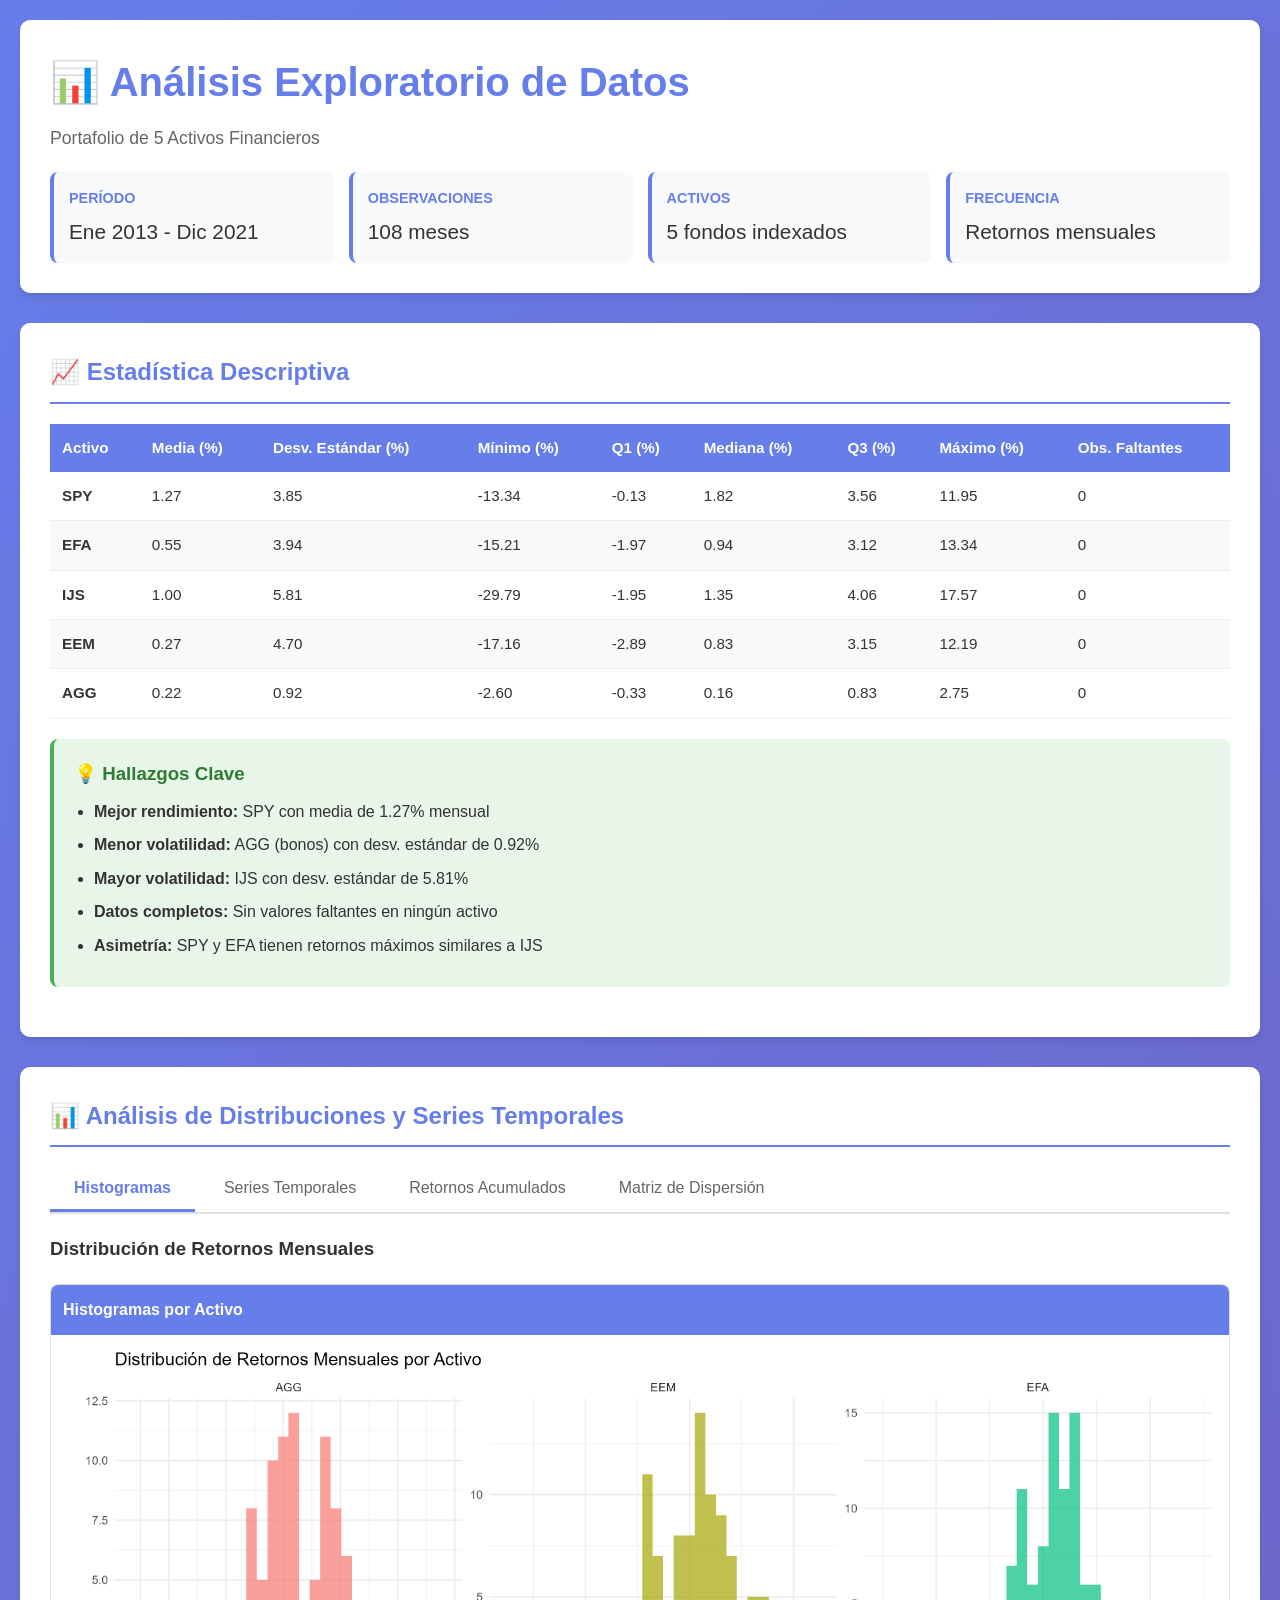
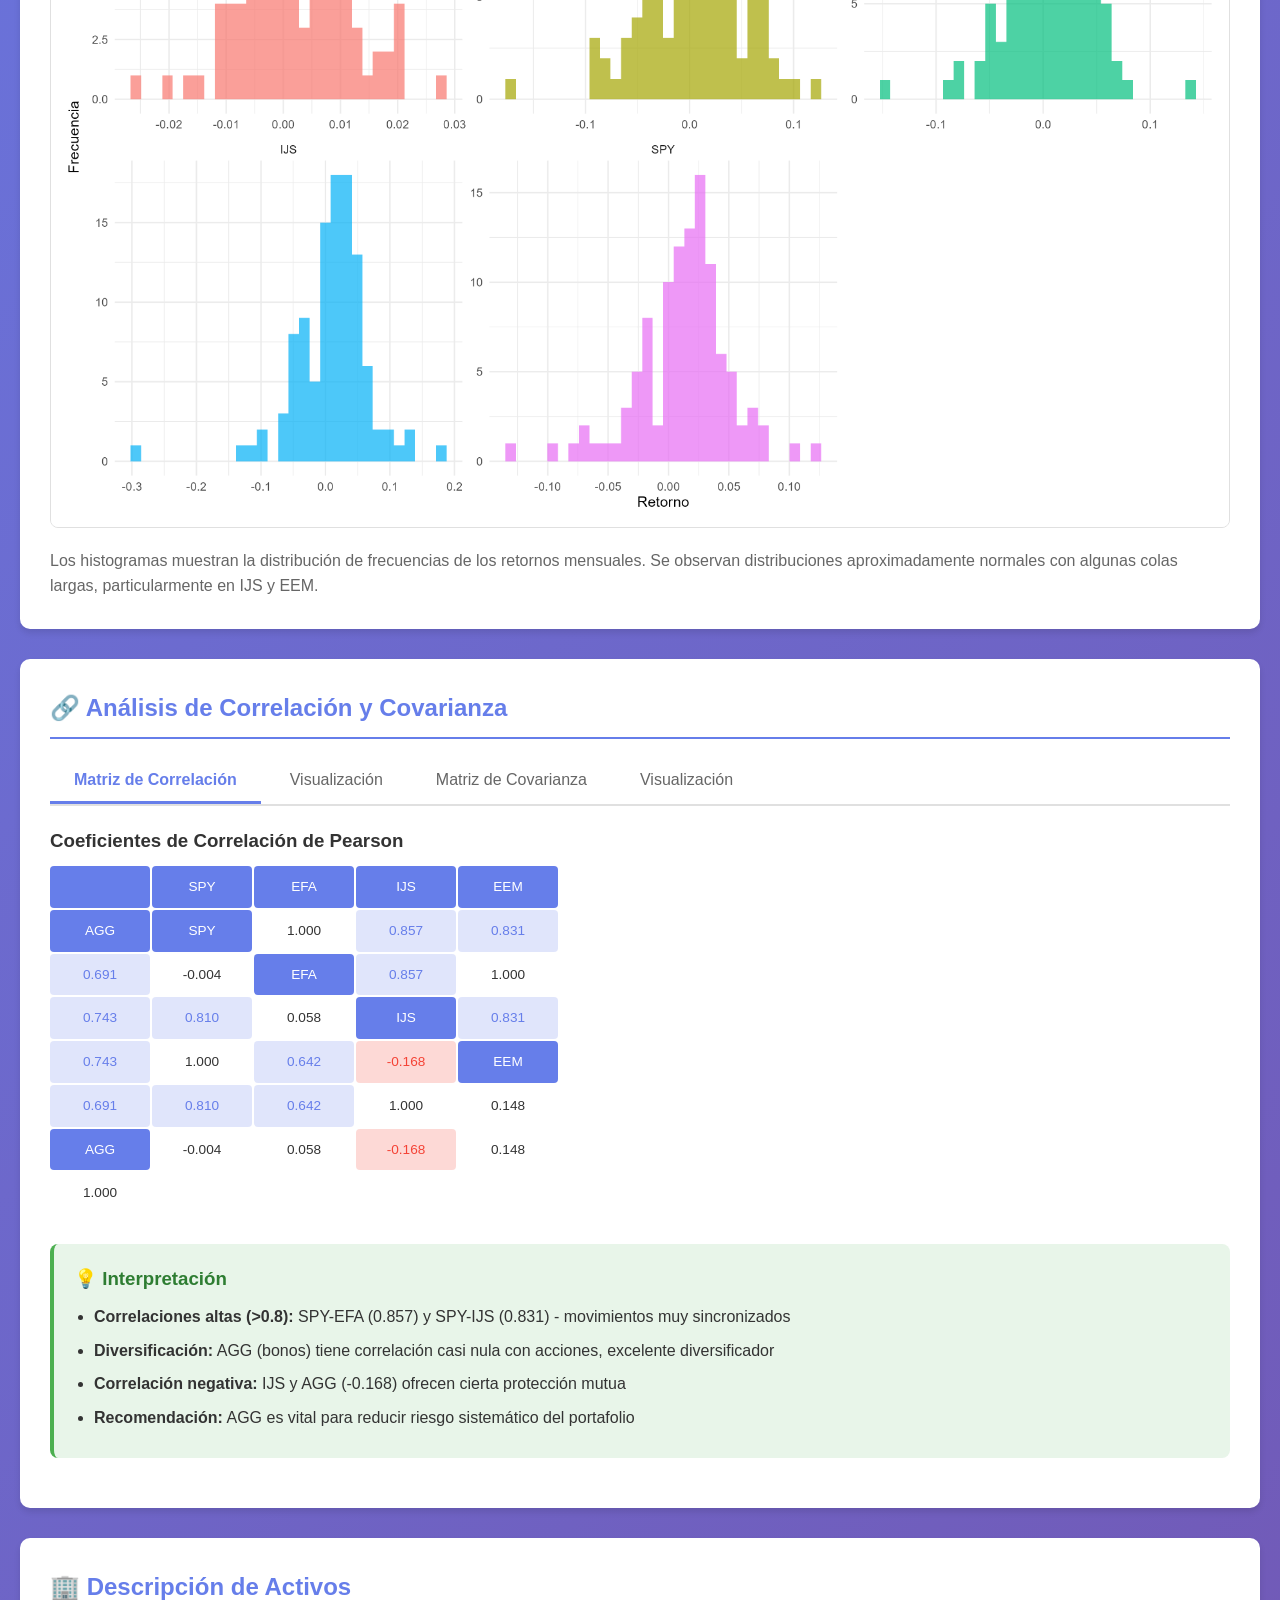
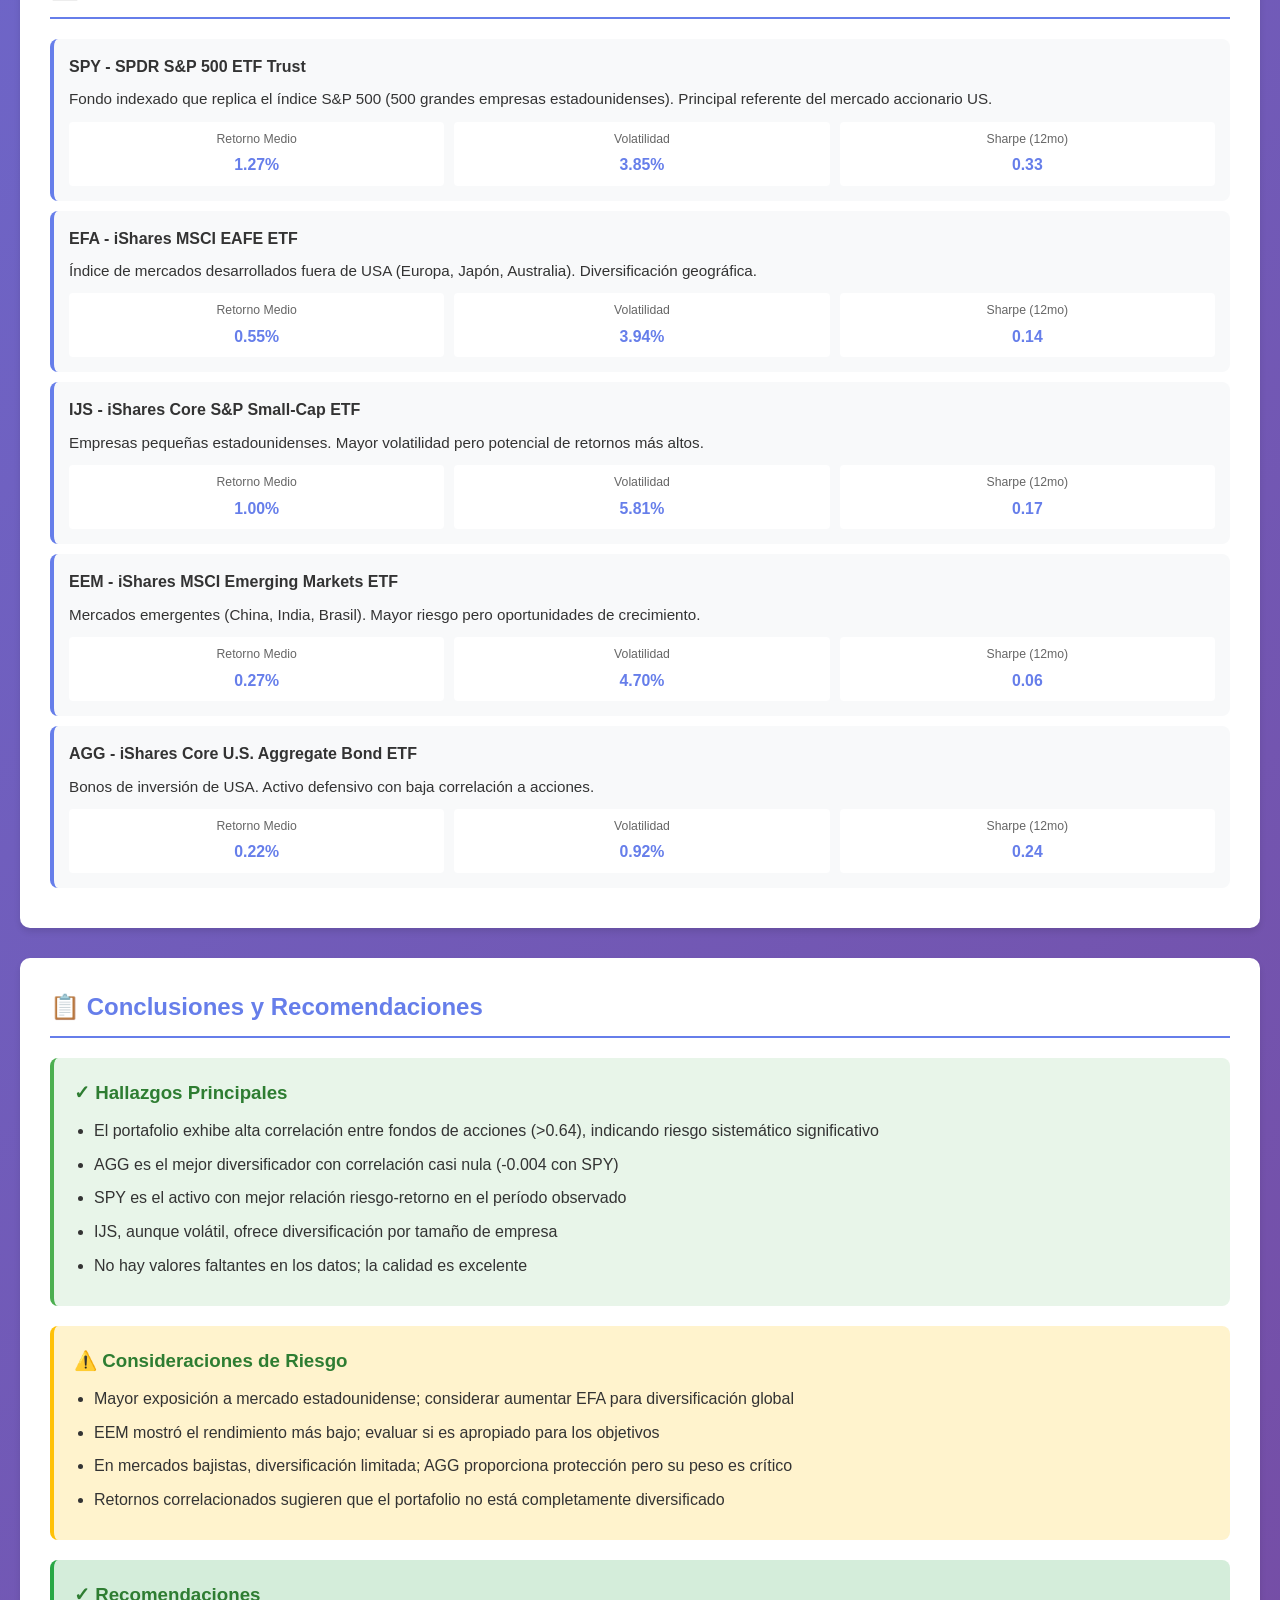
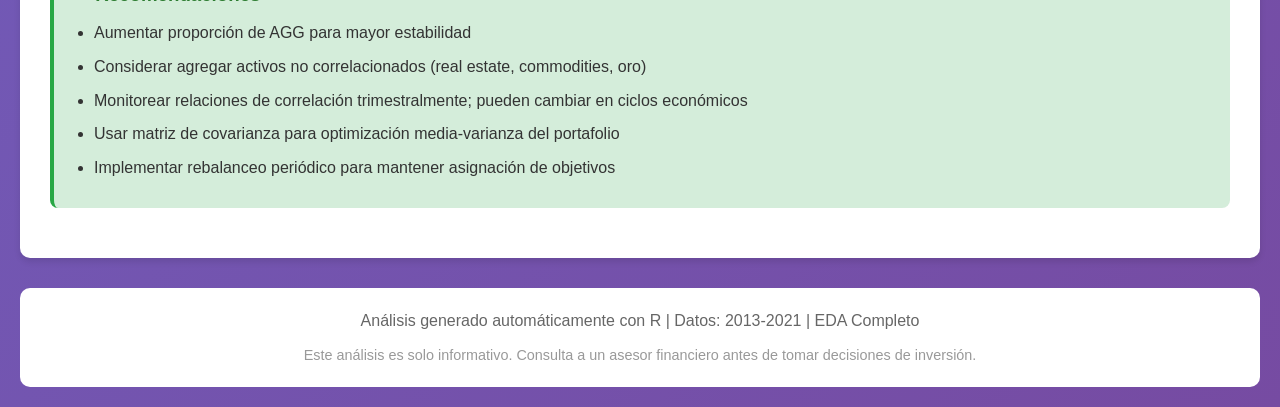
<file: project-simulation/my-r-project/eda_portafolio.html>
<!DOCTYPE html>
<html lang="es">
<head>
    <meta charset="UTF-8">
    <meta name="viewport" content="width=device-width, initial-scale=1.0">
    <title>EDA Portafolio de 5 Activos</title>
    <style>
        * {
            margin: 0;
            padding: 0;
            box-sizing: border-box;
        }

        body {
            font-family: 'Segoe UI', Tahoma, Geneva, Verdana, sans-serif;
            background: linear-gradient(135deg, #667eea 0%, #764ba2 100%);
            color: #333;
            line-height: 1.6;
        }

        .container {
            max-width: 1400px;
            margin: 0 auto;
            padding: 20px;
        }

        header {
            background: white;
            border-radius: 10px;
            padding: 30px;
            margin-bottom: 30px;
            box-shadow: 0 4px 6px rgba(0,0,0,0.1);
        }

        h1 {
            color: #667eea;
            margin-bottom: 10px;
            font-size: 2.5em;
        }

        .subtitle {
            color: #666;
            font-size: 1.1em;
        }

        .info-box {
            display: grid;
            grid-template-columns: repeat(auto-fit, minmax(200px, 1fr));
            gap: 15px;
            margin-top: 20px;
        }

        .info-item {
            background: #f8f9fa;
            padding: 15px;
            border-radius: 8px;
            border-left: 4px solid #667eea;
        }

        .info-label {
            font-weight: bold;
            color: #667eea;
            font-size: 0.9em;
            text-transform: uppercase;
        }

        .info-value {
            font-size: 1.3em;
            color: #333;
            margin-top: 5px;
        }

        .section {
            background: white;
            border-radius: 10px;
            padding: 30px;
            margin-bottom: 30px;
            box-shadow: 0 4px 6px rgba(0,0,0,0.1);
        }

        h2 {
            color: #667eea;
            margin-bottom: 20px;
            padding-bottom: 10px;
            border-bottom: 2px solid #667eea;
        }

        .tabla-wrapper {
            overflow-x: auto;
            margin: 20px 0;
        }

        table {
            width: 100%;
            border-collapse: collapse;
            font-size: 0.95em;
        }

        thead {
            background: #667eea;
            color: white;
        }

        th {
            padding: 12px;
            text-align: left;
            font-weight: 600;
        }

        td {
            padding: 12px;
            border-bottom: 1px solid #eee;
        }

        tbody tr:hover {
            background: #f8f9fa;
        }

        tbody tr:nth-child(even) {
            background: #f8f9fa;
        }

        .gallery {
            display: grid;
            grid-template-columns: repeat(auto-fit, minmax(500px, 1fr));
            gap: 20px;
            margin: 20px 0;
        }

        .gallery-item {
            background: #f8f9fa;
            border-radius: 8px;
            overflow: hidden;
            border: 1px solid #e0e0e0;
        }

        .gallery-item h3 {
            background: #667eea;
            color: white;
            padding: 12px;
            margin: 0;
            font-size: 1em;
        }

        .gallery-item img {
            width: 100%;
            display: block;
            background: white;
            padding: 10px;
        }

        .gallery-item.no-image {
            display: flex;
            align-items: center;
            justify-content: center;
            min-height: 300px;
            color: #999;
            font-style: italic;
        }

        .assets-item {
            background: #f8f9fa;
            padding: 15px;
            margin: 10px 0;
            border-radius: 8px;
            border-left: 4px solid #667eea;
        }

        .assets-label {
            font-weight: bold;
            color: #333;
            margin-bottom: 5px;
        }

        .assets-stats {
            display: grid;
            grid-template-columns: repeat(auto-fit, minmax(120px, 1fr));
            gap: 10px;
            margin-top: 10px;
            font-size: 0.9em;
        }

        .stat-box {
            background: white;
            padding: 8px;
            border-radius: 4px;
            text-align: center;
        }

        .stat-label {
            color: #666;
            font-size: 0.85em;
            font-weight: 500;
        }

        .stat-value {
            color: #667eea;
            font-weight: bold;
            font-size: 1.1em;
            margin-top: 3px;
        }

        .matrix-container {
            display: grid;
            grid-template-columns: repeat(auto-fit, minmax(400px, 1fr));
            gap: 20px;
            margin: 20px 0;
        }

        .matrix-item {
            background: #f8f9fa;
            padding: 15px;
            border-radius: 8px;
            border: 1px solid #e0e0e0;
        }

        .matrix-item h3 {
            color: #667eea;
            margin-bottom: 15px;
            font-size: 1.1em;
        }

        .correlation-grid {
            display: inline-grid;
            grid-template-columns: repeat(5, 100px);
            gap: 2px;
            margin: 10px 0;
        }

        .corr-cell {
            padding: 10px;
            text-align: center;
            font-size: 0.85em;
            border-radius: 4px;
            font-weight: 500;
        }

        .corr-header {
            background: #667eea;
            color: white;
        }

        .corr-positive {
            background: rgba(102, 126, 234, 0.2);
            color: #667eea;
        }

        .corr-negative {
            background: rgba(244, 67, 54, 0.2);
            color: #f44336;
        }

        .insights {
            background: #e8f5e9;
            border-left: 4px solid #4caf50;
            padding: 20px;
            border-radius: 8px;
            margin: 20px 0;
        }

        .insights h3 {
            color: #2e7d32;
            margin-bottom: 10px;
        }

        .insights ul {
            margin-left: 20px;
            color: #333;
        }

        .insights li {
            margin: 8px 0;
        }

        footer {
            background: white;
            border-radius: 10px;
            padding: 20px;
            text-align: center;
            color: #666;
            margin-top: 30px;
        }

        .tabs {
            display: flex;
            gap: 5px;
            margin-bottom: 20px;
            border-bottom: 2px solid #e0e0e0;
        }

        .tab-button {
            padding: 12px 24px;
            background: none;
            border: none;
            cursor: pointer;
            font-size: 1em;
            color: #666;
            border-bottom: 3px solid transparent;
            transition: all 0.3s;
        }

        .tab-button.active {
            color: #667eea;
            border-bottom-color: #667eea;
            font-weight: 600;
        }

        .tab-button:hover {
            color: #667eea;
        }

        .tab-content {
            display: none;
        }

        .tab-content.active {
            display: block;
        }

        @media (max-width: 768px) {
            .gallery {
                grid-template-columns: 1fr;
            }

            h1 {
                font-size: 2em;
            }

            .info-box {
                grid-template-columns: 1fr;
            }

            .correlation-grid {
                grid-template-columns: repeat(5, 80px);
            }

            .corr-cell {
                font-size: 0.75em;
                padding: 8px;
            }
        }
    </style>
</head>
<body>
    <div class="container">
        <!-- Header -->
        <header>
            <h1>📊 Análisis Exploratorio de Datos</h1>
            <p class="subtitle">Portafolio de 5 Activos Financieros</p>

            <div class="info-box">
                <div class="info-item">
                    <div class="info-label">Período</div>
                    <div class="info-value">Ene 2013 - Dic 2021</div>
                </div>
                <div class="info-item">
                    <div class="info-label">Observaciones</div>
                    <div class="info-value">108 meses</div>
                </div>
                <div class="info-item">
                    <div class="info-label">Activos</div>
                    <div class="info-value">5 fondos indexados</div>
                </div>
                <div class="info-item">
                    <div class="info-label">Frecuencia</div>
                    <div class="info-value">Retornos mensuales</div>
                </div>
            </div>
        </header>

        <!-- Estadística Descriptiva -->
        <section class="section">
            <h2>📈 Estadística Descriptiva</h2>

            <div class="tabla-wrapper">
                <table>
                    <thead>
                        <tr>
                            <th>Activo</th>
                            <th>Media (%)</th>
                            <th>Desv. Estándar (%)</th>
                            <th>Mínimo (%)</th>
                            <th>Q1 (%)</th>
                            <th>Mediana (%)</th>
                            <th>Q3 (%)</th>
                            <th>Máximo (%)</th>
                            <th>Obs. Faltantes</th>
                        </tr>
                    </thead>
                    <tbody>
                        <tr>
                            <td><strong>SPY</strong></td>
                            <td>1.27</td>
                            <td>3.85</td>
                            <td>-13.34</td>
                            <td>-0.13</td>
                            <td>1.82</td>
                            <td>3.56</td>
                            <td>11.95</td>
                            <td>0</td>
                        </tr>
                        <tr>
                            <td><strong>EFA</strong></td>
                            <td>0.55</td>
                            <td>3.94</td>
                            <td>-15.21</td>
                            <td>-1.97</td>
                            <td>0.94</td>
                            <td>3.12</td>
                            <td>13.34</td>
                            <td>0</td>
                        </tr>
                        <tr>
                            <td><strong>IJS</strong></td>
                            <td>1.00</td>
                            <td>5.81</td>
                            <td>-29.79</td>
                            <td>-1.95</td>
                            <td>1.35</td>
                            <td>4.06</td>
                            <td>17.57</td>
                            <td>0</td>
                        </tr>
                        <tr>
                            <td><strong>EEM</strong></td>
                            <td>0.27</td>
                            <td>4.70</td>
                            <td>-17.16</td>
                            <td>-2.89</td>
                            <td>0.83</td>
                            <td>3.15</td>
                            <td>12.19</td>
                            <td>0</td>
                        </tr>
                        <tr>
                            <td><strong>AGG</strong></td>
                            <td>0.22</td>
                            <td>0.92</td>
                            <td>-2.60</td>
                            <td>-0.33</td>
                            <td>0.16</td>
                            <td>0.83</td>
                            <td>2.75</td>
                            <td>0</td>
                        </tr>
                    </tbody>
                </table>
            </div>

            <div class="insights">
                <h3>💡 Hallazgos Clave</h3>
                <ul>
                    <li><strong>Mejor rendimiento:</strong> SPY con media de 1.27% mensual</li>
                    <li><strong>Menor volatilidad:</strong> AGG (bonos) con desv. estándar de 0.92%</li>
                    <li><strong>Mayor volatilidad:</strong> IJS con desv. estándar de 5.81%</li>
                    <li><strong>Datos completos:</strong> Sin valores faltantes en ningún activo</li>
                    <li><strong>Asimetría:</strong> SPY y EFA tienen retornos máximos similares a IJS</li>
                </ul>
            </div>
        </section>

        <!-- Visualizaciones Gráficas -->
        <section class="section">
            <h2>📊 Análisis de Distribuciones y Series Temporales</h2>

            <div class="tabs">
                <button class="tab-button active" onclick="switchTab(event, 'histogramas')">Histogramas</button>
                <button class="tab-button" onclick="switchTab(event, 'series')">Series Temporales</button>
                <button class="tab-button" onclick="switchTab(event, 'acumulados')">Retornos Acumulados</button>
                <button class="tab-button" onclick="switchTab(event, 'dispersion')">Matriz de Dispersión</button>
            </div>

            <div id="histogramas" class="tab-content active">
                <h3>Distribución de Retornos Mensuales</h3>
                <div class="gallery">
                    <div class="gallery-item">
                        <h3>Histogramas por Activo</h3>
                        <img src="output/histogramas_retornos.png" alt="Histogramas de retornos">
                    </div>
                </div>
                <p style="margin-top: 15px; color: #666;">Los histogramas muestran la distribución de frecuencias de los retornos mensuales. Se observan distribuciones aproximadamente normales con algunas colas largas, particularmente en IJS y EEM.</p>
            </div>

            <div id="series" class="tab-content">
                <h3>Evolución Temporal de Retornos</h3>
                <div class="gallery">
                    <div class="gallery-item">
                        <h3>Series Individuales</h3>
                        <img src="output/series_temporales.png" alt="Series temporales">
                    </div>
                    <div class="gallery-item">
                        <h3>Series Combinadas</h3>
                        <img src="output/series_temporales_combinadas.png" alt="Series combinadas">
                    </div>
                </div>
                <p style="margin-top: 15px; color: #666;">Las series temporales revelan sincronización entre activos, especialmente durante períodos de volatilidad de mercado. AGG (bonos) muestra comportamiento diferenciado.</p>
            </div>

            <div id="acumulados" class="tab-content">
                <h3>Retornos Acumulados Desde Enero 2013</h3>
                <div class="gallery">
                    <div class="gallery-item">
                        <h3>Crecimiento de $1 Invertido</h3>
                        <img src="output/retornos_acumulados.png" alt="Retornos acumulados">
                    </div>
                </div>
                <p style="margin-top: 15px; color: #666;">Gráfico que muestra cómo $1 invertido al inicio ha evolucionado hasta diciembre 2021. SPY y IJS muestran mejor desempeño acumulado.</p>
            </div>

            <div id="dispersion" class="tab-content">
                <h3>Relaciones Entre Pares de Activos</h3>
                <div class="gallery">
                    <div class="gallery-item">
                        <h3>Scatter Plots</h3>
                        <img src="output/matriz_dispersion.png" alt="Matriz de dispersión">
                    </div>
                </div>
                <p style="margin-top: 15px; color: #666;">La matriz de dispersión permite visualizar las relaciones bivariadas entre todos los pares de activos, confirmando las correlaciones observadas.</p>
            </div>
        </section>

        <!-- Análisis de Correlación y Covarianza -->
        <section class="section">
            <h2>🔗 Análisis de Correlación y Covarianza</h2>

            <div class="tabs">
                <button class="tab-button active" onclick="switchTab(event, 'corr-tabla')">Matriz de Correlación</button>
                <button class="tab-button" onclick="switchTab(event, 'corr-visual')">Visualización</button>
                <button class="tab-button" onclick="switchTab(event, 'cov-tabla')">Matriz de Covarianza</button>
                <button class="tab-button" onclick="switchTab(event, 'cov-visual')">Visualización</button>
            </div>

            <div id="corr-tabla" class="tab-content active">
                <h3>Coeficientes de Correlación de Pearson</h3>
                <div class="correlation-grid">
                    <div class="corr-cell corr-header"></div>
                    <div class="corr-cell corr-header">SPY</div>
                    <div class="corr-cell corr-header">EFA</div>
                    <div class="corr-cell corr-header">IJS</div>
                    <div class="corr-cell corr-header">EEM</div>
                    <div class="corr-cell corr-header">AGG</div>

                    <div class="corr-cell corr-header">SPY</div>
                    <div class="corr-cell">1.000</div>
                    <div class="corr-cell corr-positive">0.857</div>
                    <div class="corr-cell corr-positive">0.831</div>
                    <div class="corr-cell corr-positive">0.691</div>
                    <div class="corr-cell">-0.004</div>

                    <div class="corr-cell corr-header">EFA</div>
                    <div class="corr-cell corr-positive">0.857</div>
                    <div class="corr-cell">1.000</div>
                    <div class="corr-cell corr-positive">0.743</div>
                    <div class="corr-cell corr-positive">0.810</div>
                    <div class="corr-cell">0.058</div>

                    <div class="corr-cell corr-header">IJS</div>
                    <div class="corr-cell corr-positive">0.831</div>
                    <div class="corr-cell corr-positive">0.743</div>
                    <div class="corr-cell">1.000</div>
                    <div class="corr-cell corr-positive">0.642</div>
                    <div class="corr-cell corr-negative">-0.168</div>

                    <div class="corr-cell corr-header">EEM</div>
                    <div class="corr-cell corr-positive">0.691</div>
                    <div class="corr-cell corr-positive">0.810</div>
                    <div class="corr-cell corr-positive">0.642</div>
                    <div class="corr-cell">1.000</div>
                    <div class="corr-cell">0.148</div>

                    <div class="corr-cell corr-header">AGG</div>
                    <div class="corr-cell">-0.004</div>
                    <div class="corr-cell">0.058</div>
                    <div class="corr-cell corr-negative">-0.168</div>
                    <div class="corr-cell">0.148</div>
                    <div class="corr-cell">1.000</div>
                </div>

                <div class="insights" style="margin-top: 20px;">
                    <h3>💡 Interpretación</h3>
                    <ul>
                        <li><strong>Correlaciones altas (>0.8):</strong> SPY-EFA (0.857) y SPY-IJS (0.831) - movimientos muy sincronizados</li>
                        <li><strong>Diversificación:</strong> AGG (bonos) tiene correlación casi nula con acciones, excelente diversificador</li>
                        <li><strong>Correlación negativa:</strong> IJS y AGG (-0.168) ofrecen cierta protección mutua</li>
                        <li><strong>Recomendación:</strong> AGG es vital para reducir riesgo sistemático del portafolio</li>
                    </ul>
                </div>
            </div>

            <div id="corr-visual" class="tab-content">
                <h3>Mapa de Calor - Correlación</h3>
                <div class="gallery">
                    <div class="gallery-item">
                        <h3>Heatmap de Correlación</h3>
                        <img src="output/matriz_correlacion.png" alt="Matriz de correlación">
                    </div>
                </div>
                <p style="margin-top: 15px; color: #666;">El mapa de calor ordena los activos por similitud mediante clustering jerárquico, facilitando la identificación de grupos correlacionados.</p>
            </div>

            <div id="cov-tabla" class="tab-content">
                <h3>Matriz de Covarianza (Riesgo Conjunto)</h3>
                <div class="tabla-wrapper">
                    <table style="font-size: 0.85em;">
                        <thead>
                            <tr>
                                <th>Activo</th>
                                <th>SPY</th>
                                <th>EFA</th>
                                <th>IJS</th>
                                <th>EEM</th>
                                <th>AGG</th>
                            </tr>
                        </thead>
                        <tbody>
                            <tr>
                                <td><strong>SPY</strong></td>
                                <td>0.001479</td>
                                <td>0.001300</td>
                                <td>0.001855</td>
                                <td>0.001249</td>
                                <td>0.000000</td>
                            </tr>
                            <tr>
                                <td><strong>EFA</strong></td>
                                <td>0.001300</td>
                                <td>0.001555</td>
                                <td>0.001700</td>
                                <td>0.001500</td>
                                <td>0.000000</td>
                            </tr>
                            <tr>
                                <td><strong>IJS</strong></td>
                                <td>0.001855</td>
                                <td>0.001700</td>
                                <td>0.003370</td>
                                <td>0.001750</td>
                                <td>-0.000089</td>
                            </tr>
                            <tr>
                                <td><strong>EEM</strong></td>
                                <td>0.001249</td>
                                <td>0.001500</td>
                                <td>0.001750</td>
                                <td>0.002205</td>
                                <td>0.000064</td>
                            </tr>
                            <tr>
                                <td><strong>AGG</strong></td>
                                <td>0.000000</td>
                                <td>0.000000</td>
                                <td>-0.000089</td>
                                <td>0.000064</td>
                                <td>0.000084</td>
                            </tr>
                        </tbody>
                    </table>
                </div>
                <p style="margin-top: 15px; color: #666;">La covarianza mide cómo varían conjuntamente dos activos. Valores altos indican movimientos sincronizados.</p>
            </div>

            <div id="cov-visual" class="tab-content">
                <h3>Mapa de Calor - Covarianza</h3>
                <div class="gallery">
                    <div class="gallery-item">
                        <h3>Heatmap de Covarianza</h3>
                        <img src="output/matriz_covarianza.png" alt="Matriz de covarianza">
                    </div>
                </div>
                <p style="margin-top: 15px; color: #666;">Visualiza la magnitud de la covarianza entre pares de activos. IJS muestra covarianzas más altas debido a su mayor volatilidad.</p>
            </div>
        </section>

        <!-- Información de Activos -->
        <section class="section">
            <h2>🏢 Descripción de Activos</h2>

            <div class="assets-item">
                <div class="assets-label">SPY - SPDR S&P 500 ETF Trust</div>
                <p style="margin: 8px 0; font-size: 0.95em;">Fondo indexado que replica el índice S&P 500 (500 grandes empresas estadounidenses). Principal referente del mercado accionario US.</p>
                <div class="assets-stats">
                    <div class="stat-box">
                        <div class="stat-label">Retorno Medio</div>
                        <div class="stat-value">1.27%</div>
                    </div>
                    <div class="stat-box">
                        <div class="stat-label">Volatilidad</div>
                        <div class="stat-value">3.85%</div>
                    </div>
                    <div class="stat-box">
                        <div class="stat-label">Sharpe (12mo)</div>
                        <div class="stat-value">0.33</div>
                    </div>
                </div>
            </div>

            <div class="assets-item">
                <div class="assets-label">EFA - iShares MSCI EAFE ETF</div>
                <p style="margin: 8px 0; font-size: 0.95em;">Índice de mercados desarrollados fuera de USA (Europa, Japón, Australia). Diversificación geográfica.</p>
                <div class="assets-stats">
                    <div class="stat-box">
                        <div class="stat-label">Retorno Medio</div>
                        <div class="stat-value">0.55%</div>
                    </div>
                    <div class="stat-box">
                        <div class="stat-label">Volatilidad</div>
                        <div class="stat-value">3.94%</div>
                    </div>
                    <div class="stat-box">
                        <div class="stat-label">Sharpe (12mo)</div>
                        <div class="stat-value">0.14</div>
                    </div>
                </div>
            </div>

            <div class="assets-item">
                <div class="assets-label">IJS - iShares Core S&P Small-Cap ETF</div>
                <p style="margin: 8px 0; font-size: 0.95em;">Empresas pequeñas estadounidenses. Mayor volatilidad pero potencial de retornos más altos.</p>
                <div class="assets-stats">
                    <div class="stat-box">
                        <div class="stat-label">Retorno Medio</div>
                        <div class="stat-value">1.00%</div>
                    </div>
                    <div class="stat-box">
                        <div class="stat-label">Volatilidad</div>
                        <div class="stat-value">5.81%</div>
                    </div>
                    <div class="stat-box">
                        <div class="stat-label">Sharpe (12mo)</div>
                        <div class="stat-value">0.17</div>
                    </div>
                </div>
            </div>

            <div class="assets-item">
                <div class="assets-label">EEM - iShares MSCI Emerging Markets ETF</div>
                <p style="margin: 8px 0; font-size: 0.95em;">Mercados emergentes (China, India, Brasil). Mayor riesgo pero oportunidades de crecimiento.</p>
                <div class="assets-stats">
                    <div class="stat-box">
                        <div class="stat-label">Retorno Medio</div>
                        <div class="stat-value">0.27%</div>
                    </div>
                    <div class="stat-box">
                        <div class="stat-label">Volatilidad</div>
                        <div class="stat-value">4.70%</div>
                    </div>
                    <div class="stat-box">
                        <div class="stat-label">Sharpe (12mo)</div>
                        <div class="stat-value">0.06</div>
                    </div>
                </div>
            </div>

            <div class="assets-item">
                <div class="assets-label">AGG - iShares Core U.S. Aggregate Bond ETF</div>
                <p style="margin: 8px 0; font-size: 0.95em;">Bonos de inversión de USA. Activo defensivo con baja correlación a acciones.</p>
                <div class="assets-stats">
                    <div class="stat-box">
                        <div class="stat-label">Retorno Medio</div>
                        <div class="stat-value">0.22%</div>
                    </div>
                    <div class="stat-box">
                        <div class="stat-label">Volatilidad</div>
                        <div class="stat-value">0.92%</div>
                    </div>
                    <div class="stat-box">
                        <div class="stat-label">Sharpe (12mo)</div>
                        <div class="stat-value">0.24</div>
                    </div>
                </div>
            </div>
        </section>

        <!-- Conclusiones -->
        <section class="section">
            <h2>📋 Conclusiones y Recomendaciones</h2>

            <div class="insights">
                <h3>✓ Hallazgos Principales</h3>
                <ul>
                    <li>El portafolio exhibe alta correlación entre fondos de acciones (>0.64), indicando riesgo sistemático significativo</li>
                    <li>AGG es el mejor diversificador con correlación casi nula (-0.004 con SPY)</li>
                    <li>SPY es el activo con mejor relación riesgo-retorno en el período observado</li>
                    <li>IJS, aunque volátil, ofrece diversificación por tamaño de empresa</li>
                    <li>No hay valores faltantes en los datos; la calidad es excelente</li>
                </ul>
            </div>

            <div class="insights" style="background: #fff3cd; border-left-color: #ffc107;">
                <h3>⚠️ Consideraciones de Riesgo</h3>
                <ul>
                    <li>Mayor exposición a mercado estadounidense; considerar aumentar EFA para diversificación global</li>
                    <li>EEM mostró el rendimiento más bajo; evaluar si es apropiado para los objetivos</li>
                    <li>En mercados bajistas, diversificación limitada; AGG proporciona protección pero su peso es crítico</li>
                    <li>Retornos correlacionados sugieren que el portafolio no está completamente diversificado</li>
                </ul>
            </div>

            <div class="insights" style="background: #d4edda; border-left-color: #28a745;">
                <h3>✓ Recomendaciones</h3>
                <ul>
                    <li>Aumentar proporción de AGG para mayor estabilidad</li>
                    <li>Considerar agregar activos no correlacionados (real estate, commodities, oro)</li>
                    <li>Monitorear relaciones de correlación trimestralmente; pueden cambiar en ciclos económicos</li>
                    <li>Usar matriz de covarianza para optimización media-varianza del portafolio</li>
                    <li>Implementar rebalanceo periódico para mantener asignación de objetivos</li>
                </ul>
            </div>
        </section>

        <!-- Footer -->
        <footer>
            <p>Análisis generado automáticamente con R | Datos: 2013-2021 | EDA Completo</p>
            <p style="font-size: 0.9em; margin-top: 10px; color: #999;">
                Este análisis es solo informativo. Consulta a un asesor financiero antes de tomar decisiones de inversión.
            </p>
        </footer>
    </div>

    <script>
        function switchTab(event, tabName) {
            // Ocultar todos los tabs
            const contents = document.querySelectorAll('.tab-content');
            contents.forEach(content => {
                content.classList.remove('active');
            });

            // Desactivar todos los botones
            const buttons = document.querySelectorAll('.tab-button');
            buttons.forEach(button => {
                button.classList.remove('active');
            });

            // Mostrar tab actual y activar botón
            document.getElementById(tabName).classList.add('active');
            event.currentTarget.classList.add('active');
        }

        // Scroll suave
        document.querySelectorAll('a[href^="#"]').forEach(anchor => {
            anchor.addEventListener('click', function (e) {
                e.preventDefault();
                const target = document.querySelector(this.getAttribute('href'));
                if (target) {
                    target.scrollIntoView({ behavior: 'smooth' });
                }
            });
        });
    </script>
</body>
</html>
</file>
<file: pagina-web/index_files/libs/quarto-html/tippy.css>
.tippy-box[data-animation=fade][data-state=hidden]{opacity:0}[data-tippy-root]{max-width:calc(100vw - 10px)}.tippy-box{position:relative;background-color:#333;color:#fff;border-radius:4px;font-size:14px;line-height:1.4;white-space:normal;outline:0;transition-property:transform,visibility,opacity}.tippy-box[data-placement^=top]>.tippy-arrow{bottom:0}.tippy-box[data-placement^=top]>.tippy-arrow:before{bottom:-7px;left:0;border-width:8px 8px 0;border-top-color:initial;transform-origin:center top}.tippy-box[data-placement^=bottom]>.tippy-arrow{top:0}.tippy-box[data-placement^=bottom]>.tippy-arrow:before{top:-7px;left:0;border-width:0 8px 8px;border-bottom-color:initial;transform-origin:center bottom}.tippy-box[data-placement^=left]>.tippy-arrow{right:0}.tippy-box[data-placement^=left]>.tippy-arrow:before{border-width:8px 0 8px 8px;border-left-color:initial;right:-7px;transform-origin:center left}.tippy-box[data-placement^=right]>.tippy-arrow{left:0}.tippy-box[data-placement^=right]>.tippy-arrow:before{left:-7px;border-width:8px 8px 8px 0;border-right-color:initial;transform-origin:center right}.tippy-box[data-inertia][data-state=visible]{transition-timing-function:cubic-bezier(.54,1.5,.38,1.11)}.tippy-arrow{width:16px;height:16px;color:#333}.tippy-arrow:before{content:"";position:absolute;border-color:transparent;border-style:solid}.tippy-content{position:relative;padding:5px 9px;z-index:1}
</file>
<file: pagina-web/index_files/libs/quarto-html/quarto-syntax-highlighting-15634bcf2e68342d4ad2dfa704d543f6.css>
/* quarto syntax highlight colors */
:root {
  --quarto-hl-ot-color: #003B4F;
  --quarto-hl-at-color: #657422;
  --quarto-hl-ss-color: #20794D;
  --quarto-hl-an-color: #5E5E5E;
  --quarto-hl-fu-color: #4758AB;
  --quarto-hl-st-color: #20794D;
  --quarto-hl-cf-color: #003B4F;
  --quarto-hl-op-color: #5E5E5E;
  --quarto-hl-er-color: #AD0000;
  --quarto-hl-bn-color: #AD0000;
  --quarto-hl-al-color: #AD0000;
  --quarto-hl-va-color: #111111;
  --quarto-hl-bu-color: inherit;
  --quarto-hl-ex-color: inherit;
  --quarto-hl-pp-color: #AD0000;
  --quarto-hl-in-color: #5E5E5E;
  --quarto-hl-vs-color: #20794D;
  --quarto-hl-wa-color: #5E5E5E;
  --quarto-hl-do-color: #5E5E5E;
  --quarto-hl-im-color: #00769E;
  --quarto-hl-ch-color: #20794D;
  --quarto-hl-dt-color: #AD0000;
  --quarto-hl-fl-color: #AD0000;
  --quarto-hl-co-color: #5E5E5E;
  --quarto-hl-cv-color: #5E5E5E;
  --quarto-hl-cn-color: #8f5902;
  --quarto-hl-sc-color: #5E5E5E;
  --quarto-hl-dv-color: #AD0000;
  --quarto-hl-kw-color: #003B4F;
}

/* other quarto variables */
:root {
  --quarto-font-monospace: SFMono-Regular, Menlo, Monaco, Consolas, "Liberation Mono", "Courier New", monospace;
}

/* syntax highlight based on Pandoc's rules */
pre > code.sourceCode > span {
  color: #003B4F;
}

code.sourceCode > span {
  color: #003B4F;
}

div.sourceCode,
div.sourceCode pre.sourceCode {
  color: #003B4F;
}

/* Normal */
code span {
  color: #003B4F;
}

/* Alert */
code span.al {
  color: #AD0000;
  font-style: inherit;
}

/* Annotation */
code span.an {
  color: #5E5E5E;
  font-style: inherit;
}

/* Attribute */
code span.at {
  color: #657422;
  font-style: inherit;
}

/* BaseN */
code span.bn {
  color: #AD0000;
  font-style: inherit;
}

/* BuiltIn */
code span.bu {
  font-style: inherit;
}

/* ControlFlow */
code span.cf {
  color: #003B4F;
  font-weight: bold;
  font-style: inherit;
}

/* Char */
code span.ch {
  color: #20794D;
  font-style: inherit;
}

/* Constant */
code span.cn {
  color: #8f5902;
  font-style: inherit;
}

/* Comment */
code span.co {
  color: #5E5E5E;
  font-style: inherit;
}

/* CommentVar */
code span.cv {
  color: #5E5E5E;
  font-style: italic;
}

/* Documentation */
code span.do {
  color: #5E5E5E;
  font-style: italic;
}

/* DataType */
code span.dt {
  color: #AD0000;
  font-style: inherit;
}

/* DecVal */
code span.dv {
  color: #AD0000;
  font-style: inherit;
}

/* Error */
code span.er {
  color: #AD0000;
  font-style: inherit;
}

/* Extension */
code span.ex {
  font-style: inherit;
}

/* Float */
code span.fl {
  color: #AD0000;
  font-style: inherit;
}

/* Function */
code span.fu {
  color: #4758AB;
  font-style: inherit;
}

/* Import */
code span.im {
  color: #00769E;
  font-style: inherit;
}

/* Information */
code span.in {
  color: #5E5E5E;
  font-style: inherit;
}

/* Keyword */
code span.kw {
  color: #003B4F;
  font-weight: bold;
  font-style: inherit;
}

/* Operator */
code span.op {
  color: #5E5E5E;
  font-style: inherit;
}

/* Other */
code span.ot {
  color: #003B4F;
  font-style: inherit;
}

/* Preprocessor */
code span.pp {
  color: #AD0000;
  font-style: inherit;
}

/* SpecialChar */
code span.sc {
  color: #5E5E5E;
  font-style: inherit;
}

/* SpecialString */
code span.ss {
  color: #20794D;
  font-style: inherit;
}

/* String */
code span.st {
  color: #20794D;
  font-style: inherit;
}

/* Variable */
code span.va {
  color: #111111;
  font-style: inherit;
}

/* VerbatimString */
code span.vs {
  color: #20794D;
  font-style: inherit;
}

/* Warning */
code span.wa {
  color: #5E5E5E;
  font-style: italic;
}

.prevent-inlining {
  content: "</";
}

/*# sourceMappingURL=f23921c56f73e400b49028c9186a1aa0.css.map */
</file>
<file: my-r-project-simulation/example_files/libs/quarto-html/tippy.css>
.tippy-box[data-animation=fade][data-state=hidden]{opacity:0}[data-tippy-root]{max-width:calc(100vw - 10px)}.tippy-box{position:relative;background-color:#333;color:#fff;border-radius:4px;font-size:14px;line-height:1.4;white-space:normal;outline:0;transition-property:transform,visibility,opacity}.tippy-box[data-placement^=top]>.tippy-arrow{bottom:0}.tippy-box[data-placement^=top]>.tippy-arrow:before{bottom:-7px;left:0;border-width:8px 8px 0;border-top-color:initial;transform-origin:center top}.tippy-box[data-placement^=bottom]>.tippy-arrow{top:0}.tippy-box[data-placement^=bottom]>.tippy-arrow:before{top:-7px;left:0;border-width:0 8px 8px;border-bottom-color:initial;transform-origin:center bottom}.tippy-box[data-placement^=left]>.tippy-arrow{right:0}.tippy-box[data-placement^=left]>.tippy-arrow:before{border-width:8px 0 8px 8px;border-left-color:initial;right:-7px;transform-origin:center left}.tippy-box[data-placement^=right]>.tippy-arrow{left:0}.tippy-box[data-placement^=right]>.tippy-arrow:before{left:-7px;border-width:8px 8px 8px 0;border-right-color:initial;transform-origin:center right}.tippy-box[data-inertia][data-state=visible]{transition-timing-function:cubic-bezier(.54,1.5,.38,1.11)}.tippy-arrow{width:16px;height:16px;color:#333}.tippy-arrow:before{content:"";position:absolute;border-color:transparent;border-style:solid}.tippy-content{position:relative;padding:5px 9px;z-index:1}
</file>
<file: my-r-project-simulation/example_files/libs/quarto-html/quarto-syntax-highlighting-15634bcf2e68342d4ad2dfa704d543f6.css>
/* quarto syntax highlight colors */
:root {
  --quarto-hl-ot-color: #003B4F;
  --quarto-hl-at-color: #657422;
  --quarto-hl-ss-color: #20794D;
  --quarto-hl-an-color: #5E5E5E;
  --quarto-hl-fu-color: #4758AB;
  --quarto-hl-st-color: #20794D;
  --quarto-hl-cf-color: #003B4F;
  --quarto-hl-op-color: #5E5E5E;
  --quarto-hl-er-color: #AD0000;
  --quarto-hl-bn-color: #AD0000;
  --quarto-hl-al-color: #AD0000;
  --quarto-hl-va-color: #111111;
  --quarto-hl-bu-color: inherit;
  --quarto-hl-ex-color: inherit;
  --quarto-hl-pp-color: #AD0000;
  --quarto-hl-in-color: #5E5E5E;
  --quarto-hl-vs-color: #20794D;
  --quarto-hl-wa-color: #5E5E5E;
  --quarto-hl-do-color: #5E5E5E;
  --quarto-hl-im-color: #00769E;
  --quarto-hl-ch-color: #20794D;
  --quarto-hl-dt-color: #AD0000;
  --quarto-hl-fl-color: #AD0000;
  --quarto-hl-co-color: #5E5E5E;
  --quarto-hl-cv-color: #5E5E5E;
  --quarto-hl-cn-color: #8f5902;
  --quarto-hl-sc-color: #5E5E5E;
  --quarto-hl-dv-color: #AD0000;
  --quarto-hl-kw-color: #003B4F;
}

/* other quarto variables */
:root {
  --quarto-font-monospace: SFMono-Regular, Menlo, Monaco, Consolas, "Liberation Mono", "Courier New", monospace;
}

/* syntax highlight based on Pandoc's rules */
pre > code.sourceCode > span {
  color: #003B4F;
}

code.sourceCode > span {
  color: #003B4F;
}

div.sourceCode,
div.sourceCode pre.sourceCode {
  color: #003B4F;
}

/* Normal */
code span {
  color: #003B4F;
}

/* Alert */
code span.al {
  color: #AD0000;
  font-style: inherit;
}

/* Annotation */
code span.an {
  color: #5E5E5E;
  font-style: inherit;
}

/* Attribute */
code span.at {
  color: #657422;
  font-style: inherit;
}

/* BaseN */
code span.bn {
  color: #AD0000;
  font-style: inherit;
}

/* BuiltIn */
code span.bu {
  font-style: inherit;
}

/* ControlFlow */
code span.cf {
  color: #003B4F;
  font-weight: bold;
  font-style: inherit;
}

/* Char */
code span.ch {
  color: #20794D;
  font-style: inherit;
}

/* Constant */
code span.cn {
  color: #8f5902;
  font-style: inherit;
}

/* Comment */
code span.co {
  color: #5E5E5E;
  font-style: inherit;
}

/* CommentVar */
code span.cv {
  color: #5E5E5E;
  font-style: italic;
}

/* Documentation */
code span.do {
  color: #5E5E5E;
  font-style: italic;
}

/* DataType */
code span.dt {
  color: #AD0000;
  font-style: inherit;
}

/* DecVal */
code span.dv {
  color: #AD0000;
  font-style: inherit;
}

/* Error */
code span.er {
  color: #AD0000;
  font-style: inherit;
}

/* Extension */
code span.ex {
  font-style: inherit;
}

/* Float */
code span.fl {
  color: #AD0000;
  font-style: inherit;
}

/* Function */
code span.fu {
  color: #4758AB;
  font-style: inherit;
}

/* Import */
code span.im {
  color: #00769E;
  font-style: inherit;
}

/* Information */
code span.in {
  color: #5E5E5E;
  font-style: inherit;
}

/* Keyword */
code span.kw {
  color: #003B4F;
  font-weight: bold;
  font-style: inherit;
}

/* Operator */
code span.op {
  color: #5E5E5E;
  font-style: inherit;
}

/* Other */
code span.ot {
  color: #003B4F;
  font-style: inherit;
}

/* Preprocessor */
code span.pp {
  color: #AD0000;
  font-style: inherit;
}

/* SpecialChar */
code span.sc {
  color: #5E5E5E;
  font-style: inherit;
}

/* SpecialString */
code span.ss {
  color: #20794D;
  font-style: inherit;
}

/* String */
code span.st {
  color: #20794D;
  font-style: inherit;
}

/* Variable */
code span.va {
  color: #111111;
  font-style: inherit;
}

/* VerbatimString */
code span.vs {
  color: #20794D;
  font-style: inherit;
}

/* Warning */
code span.wa {
  color: #5E5E5E;
  font-style: italic;
}

.prevent-inlining {
  content: "</";
}

/*# sourceMappingURL=f23921c56f73e400b49028c9186a1aa0.css.map */
</file>
<file: my-r-project-simulation/example_02_files/libs/quarto-html/tippy.css>
.tippy-box[data-animation=fade][data-state=hidden]{opacity:0}[data-tippy-root]{max-width:calc(100vw - 10px)}.tippy-box{position:relative;background-color:#333;color:#fff;border-radius:4px;font-size:14px;line-height:1.4;white-space:normal;outline:0;transition-property:transform,visibility,opacity}.tippy-box[data-placement^=top]>.tippy-arrow{bottom:0}.tippy-box[data-placement^=top]>.tippy-arrow:before{bottom:-7px;left:0;border-width:8px 8px 0;border-top-color:initial;transform-origin:center top}.tippy-box[data-placement^=bottom]>.tippy-arrow{top:0}.tippy-box[data-placement^=bottom]>.tippy-arrow:before{top:-7px;left:0;border-width:0 8px 8px;border-bottom-color:initial;transform-origin:center bottom}.tippy-box[data-placement^=left]>.tippy-arrow{right:0}.tippy-box[data-placement^=left]>.tippy-arrow:before{border-width:8px 0 8px 8px;border-left-color:initial;right:-7px;transform-origin:center left}.tippy-box[data-placement^=right]>.tippy-arrow{left:0}.tippy-box[data-placement^=right]>.tippy-arrow:before{left:-7px;border-width:8px 8px 8px 0;border-right-color:initial;transform-origin:center right}.tippy-box[data-inertia][data-state=visible]{transition-timing-function:cubic-bezier(.54,1.5,.38,1.11)}.tippy-arrow{width:16px;height:16px;color:#333}.tippy-arrow:before{content:"";position:absolute;border-color:transparent;border-style:solid}.tippy-content{position:relative;padding:5px 9px;z-index:1}
</file>
<file: my-r-project-simulation/example_02_files/libs/quarto-html/quarto-syntax-highlighting-15634bcf2e68342d4ad2dfa704d543f6.css>
/* quarto syntax highlight colors */
:root {
  --quarto-hl-ot-color: #003B4F;
  --quarto-hl-at-color: #657422;
  --quarto-hl-ss-color: #20794D;
  --quarto-hl-an-color: #5E5E5E;
  --quarto-hl-fu-color: #4758AB;
  --quarto-hl-st-color: #20794D;
  --quarto-hl-cf-color: #003B4F;
  --quarto-hl-op-color: #5E5E5E;
  --quarto-hl-er-color: #AD0000;
  --quarto-hl-bn-color: #AD0000;
  --quarto-hl-al-color: #AD0000;
  --quarto-hl-va-color: #111111;
  --quarto-hl-bu-color: inherit;
  --quarto-hl-ex-color: inherit;
  --quarto-hl-pp-color: #AD0000;
  --quarto-hl-in-color: #5E5E5E;
  --quarto-hl-vs-color: #20794D;
  --quarto-hl-wa-color: #5E5E5E;
  --quarto-hl-do-color: #5E5E5E;
  --quarto-hl-im-color: #00769E;
  --quarto-hl-ch-color: #20794D;
  --quarto-hl-dt-color: #AD0000;
  --quarto-hl-fl-color: #AD0000;
  --quarto-hl-co-color: #5E5E5E;
  --quarto-hl-cv-color: #5E5E5E;
  --quarto-hl-cn-color: #8f5902;
  --quarto-hl-sc-color: #5E5E5E;
  --quarto-hl-dv-color: #AD0000;
  --quarto-hl-kw-color: #003B4F;
}

/* other quarto variables */
:root {
  --quarto-font-monospace: SFMono-Regular, Menlo, Monaco, Consolas, "Liberation Mono", "Courier New", monospace;
}

/* syntax highlight based on Pandoc's rules */
pre > code.sourceCode > span {
  color: #003B4F;
}

code.sourceCode > span {
  color: #003B4F;
}

div.sourceCode,
div.sourceCode pre.sourceCode {
  color: #003B4F;
}

/* Normal */
code span {
  color: #003B4F;
}

/* Alert */
code span.al {
  color: #AD0000;
  font-style: inherit;
}

/* Annotation */
code span.an {
  color: #5E5E5E;
  font-style: inherit;
}

/* Attribute */
code span.at {
  color: #657422;
  font-style: inherit;
}

/* BaseN */
code span.bn {
  color: #AD0000;
  font-style: inherit;
}

/* BuiltIn */
code span.bu {
  font-style: inherit;
}

/* ControlFlow */
code span.cf {
  color: #003B4F;
  font-weight: bold;
  font-style: inherit;
}

/* Char */
code span.ch {
  color: #20794D;
  font-style: inherit;
}

/* Constant */
code span.cn {
  color: #8f5902;
  font-style: inherit;
}

/* Comment */
code span.co {
  color: #5E5E5E;
  font-style: inherit;
}

/* CommentVar */
code span.cv {
  color: #5E5E5E;
  font-style: italic;
}

/* Documentation */
code span.do {
  color: #5E5E5E;
  font-style: italic;
}

/* DataType */
code span.dt {
  color: #AD0000;
  font-style: inherit;
}

/* DecVal */
code span.dv {
  color: #AD0000;
  font-style: inherit;
}

/* Error */
code span.er {
  color: #AD0000;
  font-style: inherit;
}

/* Extension */
code span.ex {
  font-style: inherit;
}

/* Float */
code span.fl {
  color: #AD0000;
  font-style: inherit;
}

/* Function */
code span.fu {
  color: #4758AB;
  font-style: inherit;
}

/* Import */
code span.im {
  color: #00769E;
  font-style: inherit;
}

/* Information */
code span.in {
  color: #5E5E5E;
  font-style: inherit;
}

/* Keyword */
code span.kw {
  color: #003B4F;
  font-weight: bold;
  font-style: inherit;
}

/* Operator */
code span.op {
  color: #5E5E5E;
  font-style: inherit;
}

/* Other */
code span.ot {
  color: #003B4F;
  font-style: inherit;
}

/* Preprocessor */
code span.pp {
  color: #AD0000;
  font-style: inherit;
}

/* SpecialChar */
code span.sc {
  color: #5E5E5E;
  font-style: inherit;
}

/* SpecialString */
code span.ss {
  color: #20794D;
  font-style: inherit;
}

/* String */
code span.st {
  color: #20794D;
  font-style: inherit;
}

/* Variable */
code span.va {
  color: #111111;
  font-style: inherit;
}

/* VerbatimString */
code span.vs {
  color: #20794D;
  font-style: inherit;
}

/* Warning */
code span.wa {
  color: #5E5E5E;
  font-style: italic;
}

.prevent-inlining {
  content: "</";
}

/*# sourceMappingURL=f23921c56f73e400b49028c9186a1aa0.css.map */
</file>
<file: my-r-project-simulation/simulation-document_files/libs/quarto-html/tippy.css>
.tippy-box[data-animation=fade][data-state=hidden]{opacity:0}[data-tippy-root]{max-width:calc(100vw - 10px)}.tippy-box{position:relative;background-color:#333;color:#fff;border-radius:4px;font-size:14px;line-height:1.4;white-space:normal;outline:0;transition-property:transform,visibility,opacity}.tippy-box[data-placement^=top]>.tippy-arrow{bottom:0}.tippy-box[data-placement^=top]>.tippy-arrow:before{bottom:-7px;left:0;border-width:8px 8px 0;border-top-color:initial;transform-origin:center top}.tippy-box[data-placement^=bottom]>.tippy-arrow{top:0}.tippy-box[data-placement^=bottom]>.tippy-arrow:before{top:-7px;left:0;border-width:0 8px 8px;border-bottom-color:initial;transform-origin:center bottom}.tippy-box[data-placement^=left]>.tippy-arrow{right:0}.tippy-box[data-placement^=left]>.tippy-arrow:before{border-width:8px 0 8px 8px;border-left-color:initial;right:-7px;transform-origin:center left}.tippy-box[data-placement^=right]>.tippy-arrow{left:0}.tippy-box[data-placement^=right]>.tippy-arrow:before{left:-7px;border-width:8px 8px 8px 0;border-right-color:initial;transform-origin:center right}.tippy-box[data-inertia][data-state=visible]{transition-timing-function:cubic-bezier(.54,1.5,.38,1.11)}.tippy-arrow{width:16px;height:16px;color:#333}.tippy-arrow:before{content:"";position:absolute;border-color:transparent;border-style:solid}.tippy-content{position:relative;padding:5px 9px;z-index:1}
</file>
<file: my-r-project-simulation/simulation-document_files/libs/quarto-html/quarto-syntax-highlighting-15634bcf2e68342d4ad2dfa704d543f6.css>
/* quarto syntax highlight colors */
:root {
  --quarto-hl-ot-color: #003B4F;
  --quarto-hl-at-color: #657422;
  --quarto-hl-ss-color: #20794D;
  --quarto-hl-an-color: #5E5E5E;
  --quarto-hl-fu-color: #4758AB;
  --quarto-hl-st-color: #20794D;
  --quarto-hl-cf-color: #003B4F;
  --quarto-hl-op-color: #5E5E5E;
  --quarto-hl-er-color: #AD0000;
  --quarto-hl-bn-color: #AD0000;
  --quarto-hl-al-color: #AD0000;
  --quarto-hl-va-color: #111111;
  --quarto-hl-bu-color: inherit;
  --quarto-hl-ex-color: inherit;
  --quarto-hl-pp-color: #AD0000;
  --quarto-hl-in-color: #5E5E5E;
  --quarto-hl-vs-color: #20794D;
  --quarto-hl-wa-color: #5E5E5E;
  --quarto-hl-do-color: #5E5E5E;
  --quarto-hl-im-color: #00769E;
  --quarto-hl-ch-color: #20794D;
  --quarto-hl-dt-color: #AD0000;
  --quarto-hl-fl-color: #AD0000;
  --quarto-hl-co-color: #5E5E5E;
  --quarto-hl-cv-color: #5E5E5E;
  --quarto-hl-cn-color: #8f5902;
  --quarto-hl-sc-color: #5E5E5E;
  --quarto-hl-dv-color: #AD0000;
  --quarto-hl-kw-color: #003B4F;
}

/* other quarto variables */
:root {
  --quarto-font-monospace: SFMono-Regular, Menlo, Monaco, Consolas, "Liberation Mono", "Courier New", monospace;
}

/* syntax highlight based on Pandoc's rules */
pre > code.sourceCode > span {
  color: #003B4F;
}

code.sourceCode > span {
  color: #003B4F;
}

div.sourceCode,
div.sourceCode pre.sourceCode {
  color: #003B4F;
}

/* Normal */
code span {
  color: #003B4F;
}

/* Alert */
code span.al {
  color: #AD0000;
  font-style: inherit;
}

/* Annotation */
code span.an {
  color: #5E5E5E;
  font-style: inherit;
}

/* Attribute */
code span.at {
  color: #657422;
  font-style: inherit;
}

/* BaseN */
code span.bn {
  color: #AD0000;
  font-style: inherit;
}

/* BuiltIn */
code span.bu {
  font-style: inherit;
}

/* ControlFlow */
code span.cf {
  color: #003B4F;
  font-weight: bold;
  font-style: inherit;
}

/* Char */
code span.ch {
  color: #20794D;
  font-style: inherit;
}

/* Constant */
code span.cn {
  color: #8f5902;
  font-style: inherit;
}

/* Comment */
code span.co {
  color: #5E5E5E;
  font-style: inherit;
}

/* CommentVar */
code span.cv {
  color: #5E5E5E;
  font-style: italic;
}

/* Documentation */
code span.do {
  color: #5E5E5E;
  font-style: italic;
}

/* DataType */
code span.dt {
  color: #AD0000;
  font-style: inherit;
}

/* DecVal */
code span.dv {
  color: #AD0000;
  font-style: inherit;
}

/* Error */
code span.er {
  color: #AD0000;
  font-style: inherit;
}

/* Extension */
code span.ex {
  font-style: inherit;
}

/* Float */
code span.fl {
  color: #AD0000;
  font-style: inherit;
}

/* Function */
code span.fu {
  color: #4758AB;
  font-style: inherit;
}

/* Import */
code span.im {
  color: #00769E;
  font-style: inherit;
}

/* Information */
code span.in {
  color: #5E5E5E;
  font-style: inherit;
}

/* Keyword */
code span.kw {
  color: #003B4F;
  font-weight: bold;
  font-style: inherit;
}

/* Operator */
code span.op {
  color: #5E5E5E;
  font-style: inherit;
}

/* Other */
code span.ot {
  color: #003B4F;
  font-style: inherit;
}

/* Preprocessor */
code span.pp {
  color: #AD0000;
  font-style: inherit;
}

/* SpecialChar */
code span.sc {
  color: #5E5E5E;
  font-style: inherit;
}

/* SpecialString */
code span.ss {
  color: #20794D;
  font-style: inherit;
}

/* String */
code span.st {
  color: #20794D;
  font-style: inherit;
}

/* Variable */
code span.va {
  color: #111111;
  font-style: inherit;
}

/* VerbatimString */
code span.vs {
  color: #20794D;
  font-style: inherit;
}

/* Warning */
code span.wa {
  color: #5E5E5E;
  font-style: italic;
}

.prevent-inlining {
  content: "</";
}

/*# sourceMappingURL=f23921c56f73e400b49028c9186a1aa0.css.map */
</file>
<file: project-ocr/ocr-01_files/libs/quarto-html/tippy.css>
.tippy-box[data-animation=fade][data-state=hidden]{opacity:0}[data-tippy-root]{max-width:calc(100vw - 10px)}.tippy-box{position:relative;background-color:#333;color:#fff;border-radius:4px;font-size:14px;line-height:1.4;white-space:normal;outline:0;transition-property:transform,visibility,opacity}.tippy-box[data-placement^=top]>.tippy-arrow{bottom:0}.tippy-box[data-placement^=top]>.tippy-arrow:before{bottom:-7px;left:0;border-width:8px 8px 0;border-top-color:initial;transform-origin:center top}.tippy-box[data-placement^=bottom]>.tippy-arrow{top:0}.tippy-box[data-placement^=bottom]>.tippy-arrow:before{top:-7px;left:0;border-width:0 8px 8px;border-bottom-color:initial;transform-origin:center bottom}.tippy-box[data-placement^=left]>.tippy-arrow{right:0}.tippy-box[data-placement^=left]>.tippy-arrow:before{border-width:8px 0 8px 8px;border-left-color:initial;right:-7px;transform-origin:center left}.tippy-box[data-placement^=right]>.tippy-arrow{left:0}.tippy-box[data-placement^=right]>.tippy-arrow:before{left:-7px;border-width:8px 8px 8px 0;border-right-color:initial;transform-origin:center right}.tippy-box[data-inertia][data-state=visible]{transition-timing-function:cubic-bezier(.54,1.5,.38,1.11)}.tippy-arrow{width:16px;height:16px;color:#333}.tippy-arrow:before{content:"";position:absolute;border-color:transparent;border-style:solid}.tippy-content{position:relative;padding:5px 9px;z-index:1}
</file>
<file: project-ocr/ocr-01_files/libs/quarto-html/quarto-syntax-highlighting-15634bcf2e68342d4ad2dfa704d543f6.css>
/* quarto syntax highlight colors */
:root {
  --quarto-hl-ot-color: #003B4F;
  --quarto-hl-at-color: #657422;
  --quarto-hl-ss-color: #20794D;
  --quarto-hl-an-color: #5E5E5E;
  --quarto-hl-fu-color: #4758AB;
  --quarto-hl-st-color: #20794D;
  --quarto-hl-cf-color: #003B4F;
  --quarto-hl-op-color: #5E5E5E;
  --quarto-hl-er-color: #AD0000;
  --quarto-hl-bn-color: #AD0000;
  --quarto-hl-al-color: #AD0000;
  --quarto-hl-va-color: #111111;
  --quarto-hl-bu-color: inherit;
  --quarto-hl-ex-color: inherit;
  --quarto-hl-pp-color: #AD0000;
  --quarto-hl-in-color: #5E5E5E;
  --quarto-hl-vs-color: #20794D;
  --quarto-hl-wa-color: #5E5E5E;
  --quarto-hl-do-color: #5E5E5E;
  --quarto-hl-im-color: #00769E;
  --quarto-hl-ch-color: #20794D;
  --quarto-hl-dt-color: #AD0000;
  --quarto-hl-fl-color: #AD0000;
  --quarto-hl-co-color: #5E5E5E;
  --quarto-hl-cv-color: #5E5E5E;
  --quarto-hl-cn-color: #8f5902;
  --quarto-hl-sc-color: #5E5E5E;
  --quarto-hl-dv-color: #AD0000;
  --quarto-hl-kw-color: #003B4F;
}

/* other quarto variables */
:root {
  --quarto-font-monospace: SFMono-Regular, Menlo, Monaco, Consolas, "Liberation Mono", "Courier New", monospace;
}

/* syntax highlight based on Pandoc's rules */
pre > code.sourceCode > span {
  color: #003B4F;
}

code.sourceCode > span {
  color: #003B4F;
}

div.sourceCode,
div.sourceCode pre.sourceCode {
  color: #003B4F;
}

/* Normal */
code span {
  color: #003B4F;
}

/* Alert */
code span.al {
  color: #AD0000;
  font-style: inherit;
}

/* Annotation */
code span.an {
  color: #5E5E5E;
  font-style: inherit;
}

/* Attribute */
code span.at {
  color: #657422;
  font-style: inherit;
}

/* BaseN */
code span.bn {
  color: #AD0000;
  font-style: inherit;
}

/* BuiltIn */
code span.bu {
  font-style: inherit;
}

/* ControlFlow */
code span.cf {
  color: #003B4F;
  font-weight: bold;
  font-style: inherit;
}

/* Char */
code span.ch {
  color: #20794D;
  font-style: inherit;
}

/* Constant */
code span.cn {
  color: #8f5902;
  font-style: inherit;
}

/* Comment */
code span.co {
  color: #5E5E5E;
  font-style: inherit;
}

/* CommentVar */
code span.cv {
  color: #5E5E5E;
  font-style: italic;
}

/* Documentation */
code span.do {
  color: #5E5E5E;
  font-style: italic;
}

/* DataType */
code span.dt {
  color: #AD0000;
  font-style: inherit;
}

/* DecVal */
code span.dv {
  color: #AD0000;
  font-style: inherit;
}

/* Error */
code span.er {
  color: #AD0000;
  font-style: inherit;
}

/* Extension */
code span.ex {
  font-style: inherit;
}

/* Float */
code span.fl {
  color: #AD0000;
  font-style: inherit;
}

/* Function */
code span.fu {
  color: #4758AB;
  font-style: inherit;
}

/* Import */
code span.im {
  color: #00769E;
  font-style: inherit;
}

/* Information */
code span.in {
  color: #5E5E5E;
  font-style: inherit;
}

/* Keyword */
code span.kw {
  color: #003B4F;
  font-weight: bold;
  font-style: inherit;
}

/* Operator */
code span.op {
  color: #5E5E5E;
  font-style: inherit;
}

/* Other */
code span.ot {
  color: #003B4F;
  font-style: inherit;
}

/* Preprocessor */
code span.pp {
  color: #AD0000;
  font-style: inherit;
}

/* SpecialChar */
code span.sc {
  color: #5E5E5E;
  font-style: inherit;
}

/* SpecialString */
code span.ss {
  color: #20794D;
  font-style: inherit;
}

/* String */
code span.st {
  color: #20794D;
  font-style: inherit;
}

/* Variable */
code span.va {
  color: #111111;
  font-style: inherit;
}

/* VerbatimString */
code span.vs {
  color: #20794D;
  font-style: inherit;
}

/* Warning */
code span.wa {
  color: #5E5E5E;
  font-style: italic;
}

.prevent-inlining {
  content: "</";
}

/*# sourceMappingURL=f23921c56f73e400b49028c9186a1aa0.css.map */
</file>
